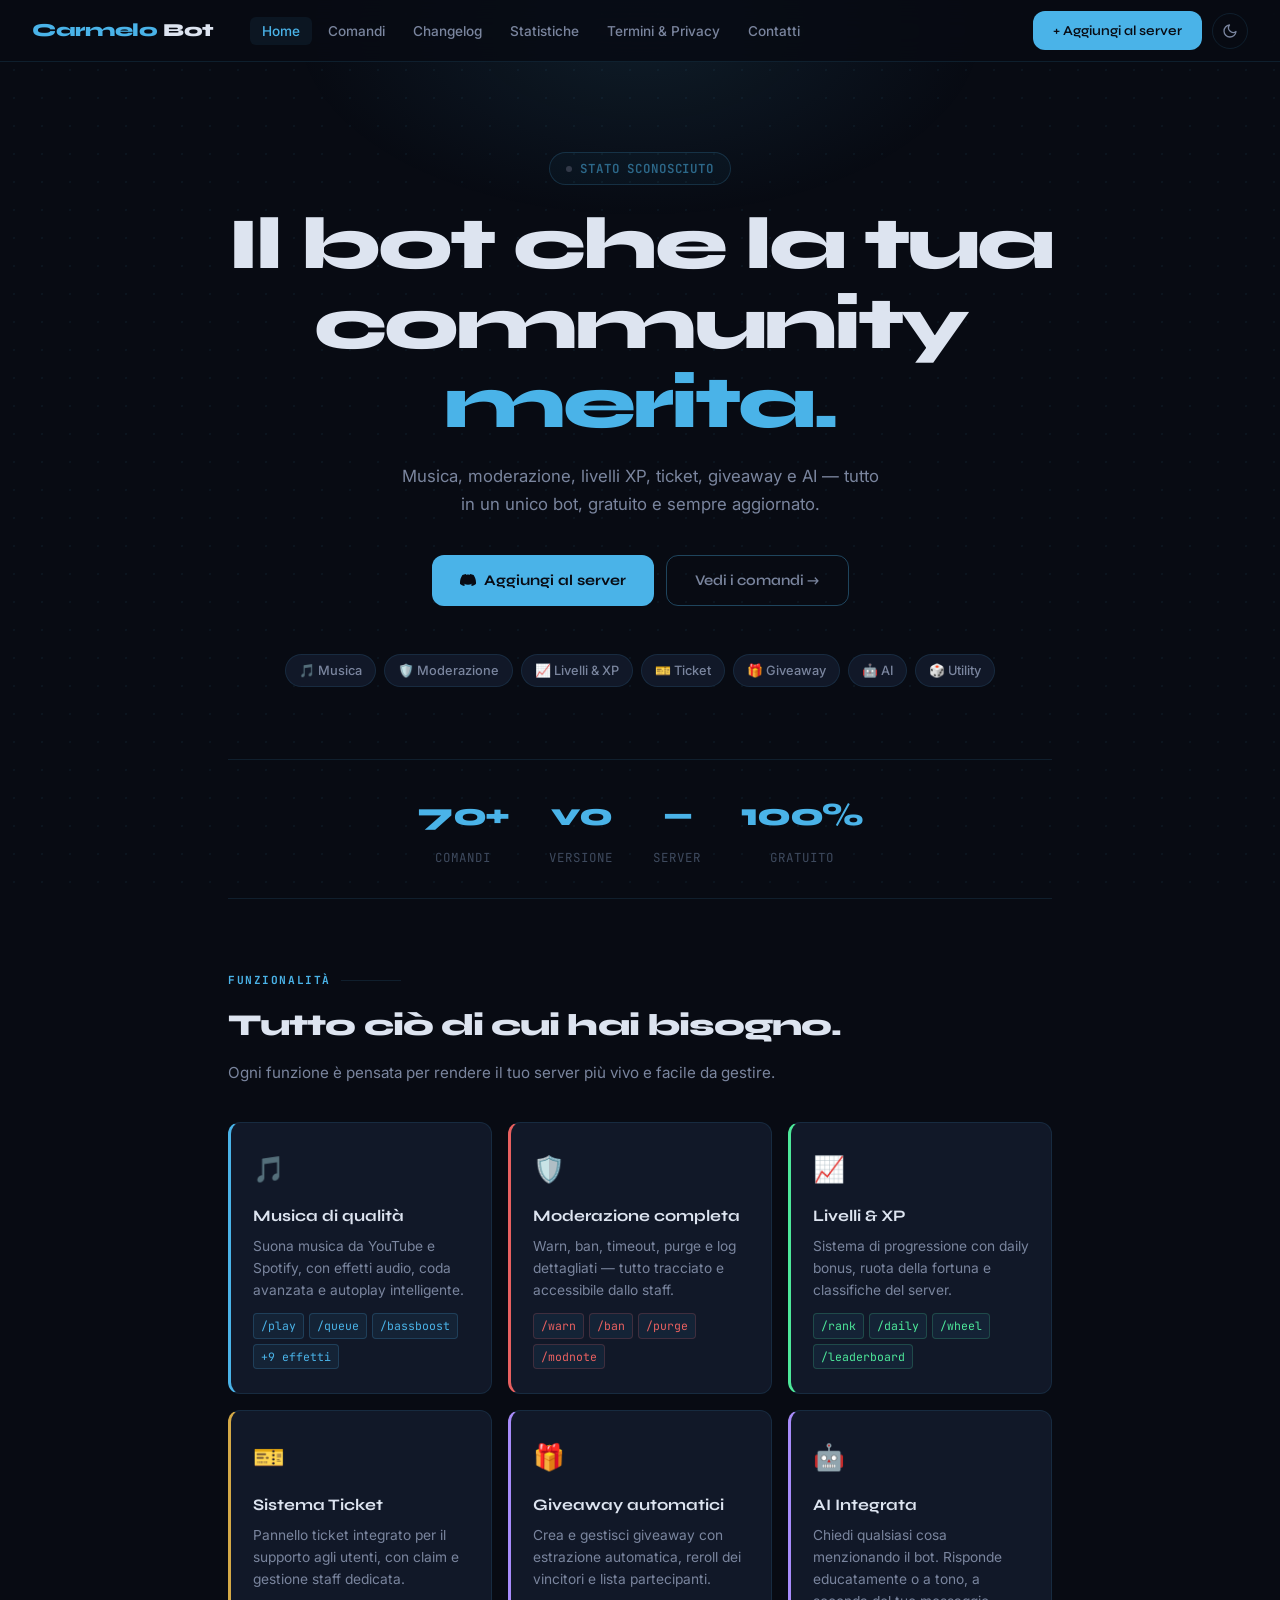
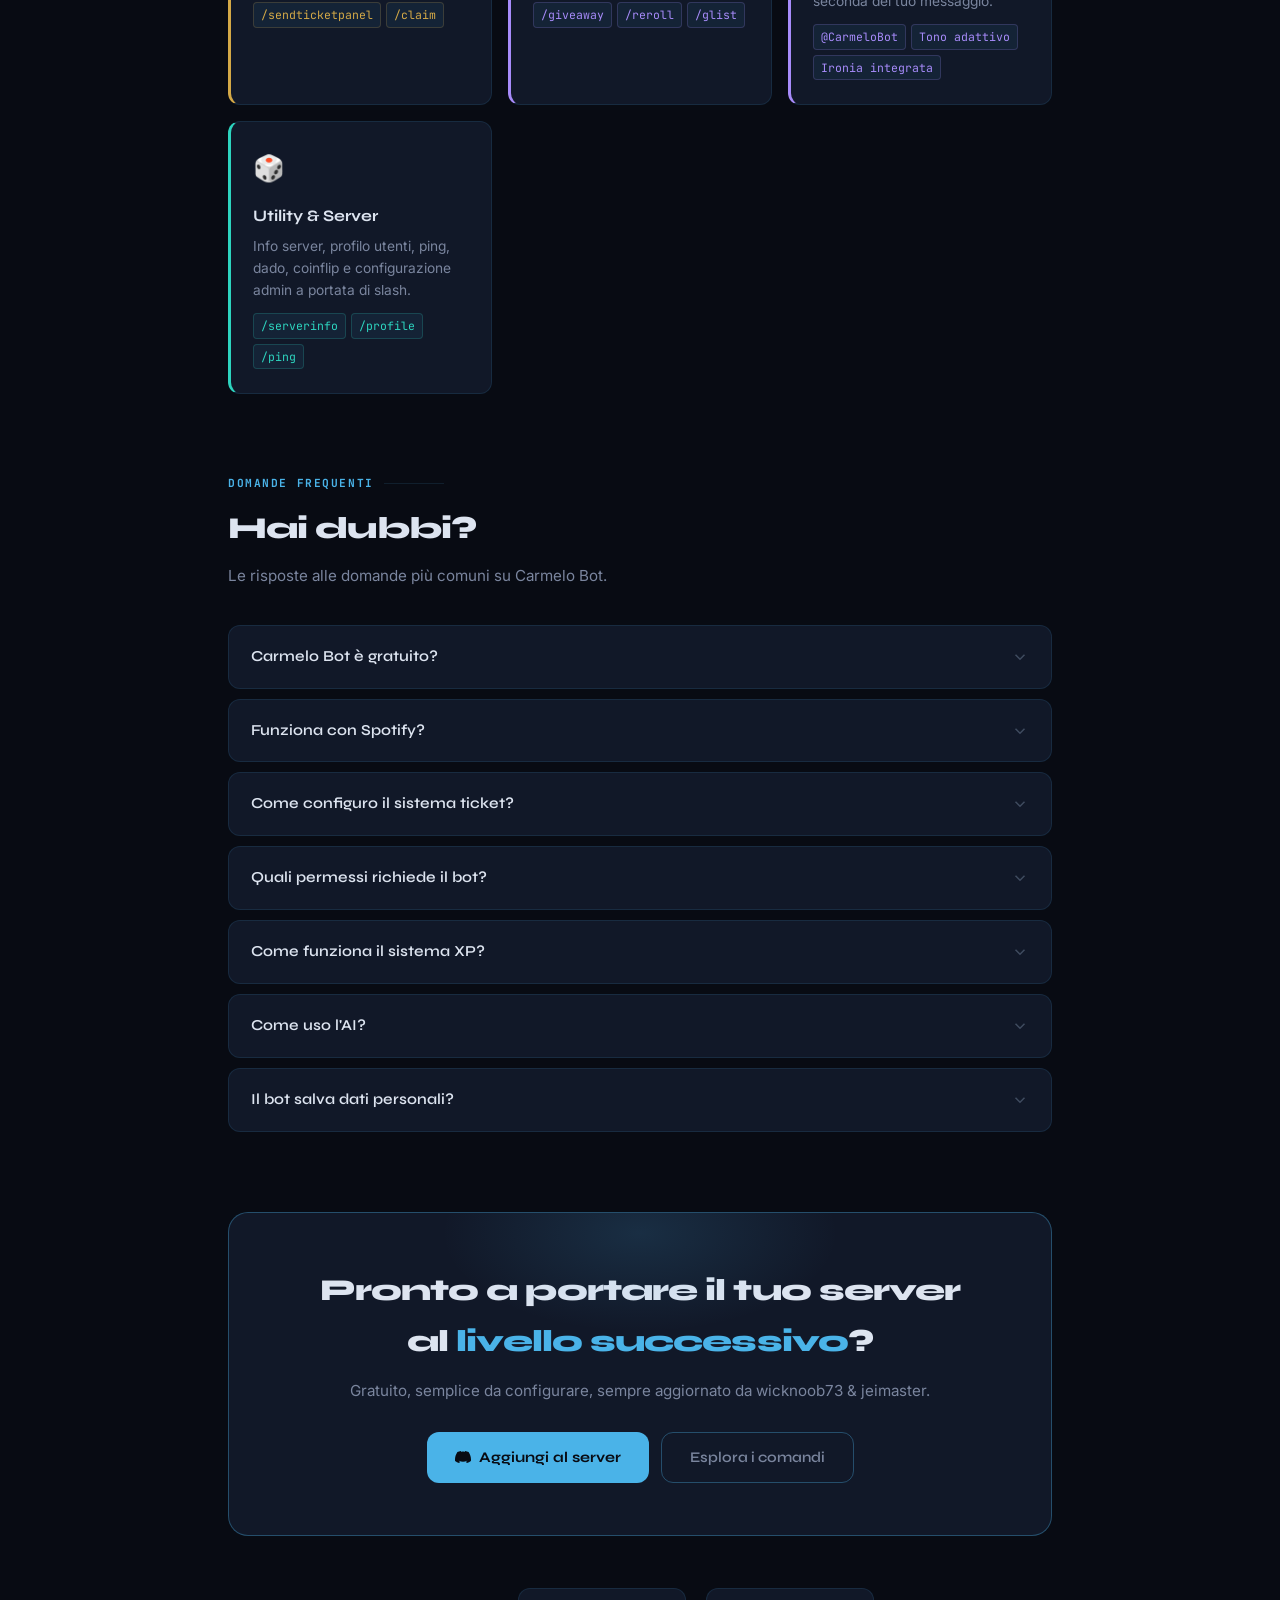
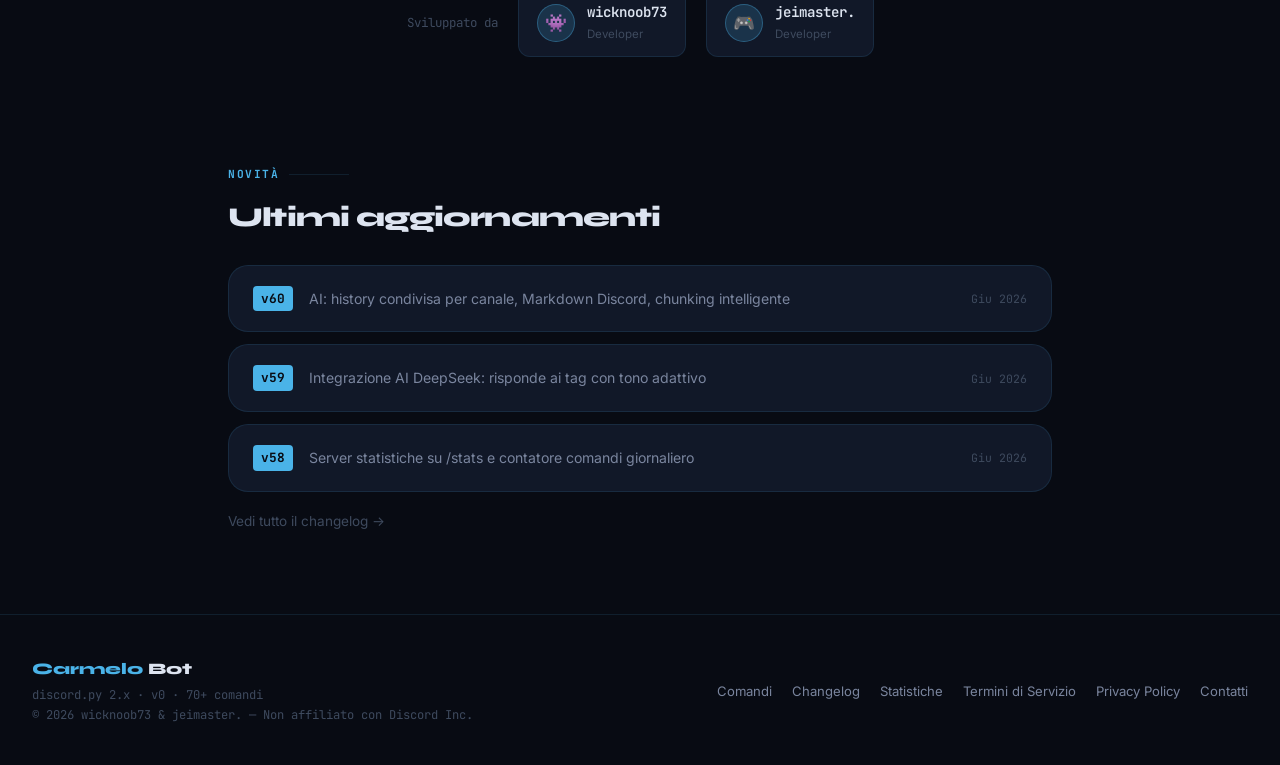
<file: index.html>
<!DOCTYPE html>
<html lang="it">
<head>
  <meta charset="UTF-8">
  <meta name="viewport" content="width=device-width, initial-scale=1.0">
  <title>Carmelo Bot — Il tuo bot Discord tutto-in-uno</title>
  <meta name="description" content="Musica, moderazione, livelli XP, ticket, giveaway e AI. Carmelo Bot è il bot Discord per la tua community.">

  <!-- Open Graph / Discord embed -->
  <meta property="og:type"        content="website">
  <meta property="og:title"       content="Carmelo Bot — Il tuo bot Discord tutto-in-uno">
  <meta property="og:description" content="Musica, moderazione, livelli XP, ticket, giveaway e AI. Gratuito e sempre aggiornato.">
  <meta property="og:image"       content="https://placehold.co/1200x630/0a0c14/4ab3e8?text=Carmelo+Bot">
  <meta name="theme-color"        content="#4ab3e8">
  <meta name="twitter:card"       content="summary_large_image">

  <!-- Favicon SVG inline -->
  <link rel="icon" type="image/svg+xml" href="data:image/svg+xml,<svg xmlns='http://www.w3.org/2000/svg' viewBox='0 0 32 32'><rect width='32' height='32' rx='8' fill='%230a0c14'/><text y='24' x='4' font-size='22'>🤖</text></svg>">

  <link rel="stylesheet" href="style.css">
  <style>
    .hero {
      text-align: center;
      padding: 90px 0 72px;
    }
    .hero h1 {
      font-family: var(--font-display);
      font-size: clamp(2.8rem, 7vw, 4.6rem);
      font-weight: 800;
      letter-spacing: -0.04em;
      line-height: 1.08;
      color: var(--text-primary);
      margin: 20px 0 18px;
    }
    .hero h1 .accent { color: var(--blue); }
    .hero-sub {
      font-size: 1.05rem;
      color: var(--text-secondary);
      max-width: 480px;
      margin: 0 auto 36px;
      line-height: 1.7;
    }
    .hero-cta {
      display: flex; justify-content: center;
      gap: 12px; flex-wrap: wrap;
      margin-bottom: 48px;
    }
    .btn-primary {
      display: inline-flex; align-items: center; gap: 8px;
      padding: 12px 28px;
      background: var(--blue);
      color: var(--bg-base);
      font-family: var(--font-display);
      font-weight: 700; font-size: 0.92rem;
      border-radius: var(--radius-md);
      text-decoration: none;
      transition: background var(--ease), transform var(--ease), box-shadow var(--ease);
    }
    .btn-primary:hover {
      background: #66c8f5; color: var(--bg-base);
      transform: translateY(-2px);
      box-shadow: 0 8px 28px rgba(74,179,232,0.3);
    }
    .btn-secondary {
      display: inline-flex; align-items: center; gap: 8px;
      padding: 12px 28px;
      background: transparent;
      color: var(--text-secondary);
      font-family: var(--font-display);
      font-weight: 600; font-size: 0.92rem;
      border: 1px solid var(--border-hover);
      border-radius: var(--radius-md);
      text-decoration: none;
      transition: all var(--ease);
    }
    .btn-secondary:hover {
      color: var(--text-primary);
      border-color: var(--blue);
      background: var(--blue-faint);
    }

    /* Stats row */
    .stats-row {
      display: flex; justify-content: center; gap: 40px;
      flex-wrap: wrap;
      padding: 28px 0;
      border-top: 1px solid var(--border);
      border-bottom: 1px solid var(--border);
      margin-bottom: 72px;
    }
    .stat-item { text-align: center; }
    .stat-num {
      font-family: var(--font-display);
      font-size: 2rem; font-weight: 800;
      color: var(--blue);
      letter-spacing: -0.04em;
      display: block;
    }
    .stat-lbl {
      font-size: 0.78rem;
      color: var(--text-muted);
      font-family: var(--font-mono);
      text-transform: uppercase;
      letter-spacing: 0.08em;
    }

    /* Section heading */
    .section-title {
      font-family: var(--font-display);
      font-size: 1.9rem; font-weight: 800;
      letter-spacing: -0.03em;
      margin-bottom: 8px;
    }
    .section-sub {
      color: var(--text-secondary);
      font-size: 0.95rem;
      margin-bottom: 36px;
    }

    /* Features grid */
    .features-grid {
      display: grid;
      grid-template-columns: repeat(auto-fill, minmax(260px, 1fr));
      gap: 16px;
      margin-bottom: 80px;
    }
    .feat-card {
      background: var(--bg-card);
      border: 1px solid var(--border);
      border-left: 3px solid var(--feat-color, var(--blue));
      border-radius: var(--radius-md);
      padding: 24px 22px;
      transition: border-color var(--ease), box-shadow var(--ease), transform var(--ease);
    }
    .feat-card:hover {
      border-color: var(--feat-color, var(--blue));
      box-shadow: 0 4px 24px rgba(0,0,0,0.4);
      transform: translateY(-2px);
    }
    .feat-icon { font-size: 1.6rem; margin-bottom: 12px; display: block; }
    .feat-title {
      font-family: var(--font-display);
      font-size: 1rem; font-weight: 700;
      color: var(--text-primary); margin-bottom: 6px;
    }
    .feat-desc { font-size: 0.86rem; color: var(--text-secondary); line-height: 1.6; margin: 0; }
    .feat-tags { display: flex; flex-wrap: wrap; gap: 5px; margin-top: 12px; }
    .feat-tag {
      font-size: 0.72rem; font-family: var(--font-mono);
      color: var(--feat-color, var(--blue));
      background: rgba(74,179,232,0.07);
      border: 1px solid rgba(74,179,232,0.15);
      border-radius: 4px; padding: 2px 7px;
    }

    /* FAQ */
    .faq-list { display: flex; flex-direction: column; gap: 10px; margin-bottom: 80px; }
    .faq-item {
      background: var(--bg-card);
      border: 1px solid var(--border);
      border-radius: var(--radius-md);
      overflow: hidden;
      transition: border-color var(--ease);
    }
    .faq-item:hover { border-color: var(--border-hover); }
    .faq-q {
      display: flex; align-items: center; justify-content: space-between;
      padding: 18px 22px;
      cursor: pointer;
      font-family: var(--font-display);
      font-weight: 600; font-size: 0.95rem;
      color: var(--text-primary);
      user-select: none;
      list-style: none;
      gap: 16px;
    }
    .faq-q::-webkit-details-marker { display: none; }
    .faq-chevron {
      flex-shrink: 0;
      width: 18px; height: 18px;
      color: var(--text-muted);
      transition: transform var(--ease);
    }
    details[open] .faq-chevron { transform: rotate(180deg); }
    details[open] .faq-q { color: var(--blue); }
    .faq-a {
      padding: 0 22px 18px;
      font-size: 0.9rem;
      color: var(--text-secondary);
      line-height: 1.7;
      border-top: 1px solid var(--border);
      padding-top: 14px;
    }

    /* CTA strip */
    .cta-strip {
      background: var(--bg-card);
      border: 1px solid var(--border-hover);
      border-radius: var(--radius-lg);
      padding: 52px 40px;
      text-align: center;
      position: relative; overflow: hidden;
      margin-bottom: 0;
    }
    .cta-strip::before {
      content: '';
      position: absolute;
      top: -80px; left: 50%; transform: translateX(-50%);
      width: 400px; height: 200px;
      background: radial-gradient(ellipse, rgba(74,179,232,0.14) 0%, transparent 70%);
      pointer-events: none;
    }
    .cta-strip h2 {
      font-family: var(--font-display);
      font-size: 1.9rem; font-weight: 800;
      letter-spacing: -0.03em; margin-bottom: 10px;
    }
    .cta-strip p { color: var(--text-secondary); font-size: 0.95rem; margin-bottom: 28px; }

    /* Devs */
    .devs {
      display: flex; justify-content: center; align-items: center;
      gap: 20px; flex-wrap: wrap;
      margin-top: 52px; margin-bottom: 8px;
    }
    .dev-card {
      display: flex; align-items: center; gap: 12px;
      background: var(--bg-card);
      border: 1px solid var(--border);
      border-radius: var(--radius-md);
      padding: 12px 18px;
      transition: border-color var(--ease);
    }
    .dev-card:hover { border-color: var(--border-hover); }
    .dev-avatar {
      width: 38px; height: 38px; border-radius: 50%;
      background: var(--blue-glow); border: 1px solid var(--border-hover);
      display: flex; align-items: center; justify-content: center;
      font-size: 1.1rem;
    }
    .dev-name { font-family: var(--font-mono); font-size: 0.88rem; font-weight: 600; color: var(--text-primary); }
    .dev-role { font-size: 0.72rem; color: var(--text-muted); }

    @media (max-width: 640px) {
      .hero { padding: 60px 0 50px; }
      .stats-row { gap: 24px; }
      .cta-strip { padding: 36px 24px; }
    }
  </style>
</head>
<body>
	
<script src="version.js" defer></script>	

<!-- ── Navbar ─────────────────────────────────────────── -->
<nav class="navbar">
  <a href="index.html" class="navbar-logo"><span>Carmelo</span> Bot</a>
  <ul class="navbar-links">
    <li><a href="index.html" class="active">Home</a></li>
    <li><a href="commands.html">Comandi</a></li>
    <li><a href="changelog.html">Changelog</a></li>
    <li><a href="stats.html">Statistiche</a></li>
    <li><a href="legal.html">Termini & Privacy</a></li>
    <li><a href="legal.html#contatti">Contatti</a></li>
  </ul>
  <a href="#" class="navbar-cta">+ Aggiungi al server</a>
  <button class="theme-toggle" id="themeToggle" aria-label="Cambia tema">
    <svg class="icon-moon" viewBox="0 0 24 24" fill="none" stroke="currentColor" stroke-width="2" stroke-linecap="round" stroke-linejoin="round"><path d="M21 12.79A9 9 0 1 1 11.21 3 7 7 0 0 0 21 12.79z"/></svg>
    <svg class="icon-sun"  viewBox="0 0 24 24" fill="none" stroke="currentColor" stroke-width="2" stroke-linecap="round" stroke-linejoin="round"><circle cx="12" cy="12" r="5"/><line x1="12" y1="1" x2="12" y2="3"/><line x1="12" y1="21" x2="12" y2="23"/><line x1="4.22" y1="4.22" x2="5.64" y2="5.64"/><line x1="18.36" y1="18.36" x2="19.78" y2="19.78"/><line x1="1" y1="12" x2="3" y2="12"/><line x1="21" y1="12" x2="23" y2="12"/><line x1="4.22" y1="19.78" x2="5.64" y2="18.36"/><line x1="18.36" y1="5.64" x2="19.78" y2="4.22"/></svg>
  </button>
  <button class="hamburger" id="hamburgerBtn" aria-label="Menu"><span></span><span></span><span></span></button>
</nav>

<div class="mobile-menu" id="mobileMenu">
  <a href="index.html" class="active">Home</a>
  <a href="commands.html">Comandi</a>
  <a href="changelog.html">Changelog</a>
  <a href="stats.html">Statistiche</a>
  <a href="legal.html">Termini & Privacy</a>
  <a href="legal.html#contatti">Contatti</a>
  <a href="#" class="mobile-cta">+ Aggiungi al server</a>
</div>

<!-- ── Hero ──────────────────────────────────────────── -->
<div class="container">
  <header class="hero">
    <div id="status-badge" class="status-badge">
      <span class="status-dot" id="status-dot"></span>
      <span id="status-text">Verifica stato…</span>
    </div>

    <h1>Il bot che la tua<br>community <span class="accent">merita.</span></h1>

    <p class="hero-sub">
      Musica, moderazione, livelli XP, ticket, giveaway e AI —
      tutto in un unico bot, gratuito e sempre aggiornato.
    </p>

    <div class="hero-cta">
      <a href="#" class="btn-primary">
        <svg width="16" height="16" viewBox="0 0 24 24" fill="currentColor"><path d="M20.317 4.37a19.791 19.791 0 0 0-4.885-1.515.074.074 0 0 0-.079.037c-.21.375-.444.864-.608 1.25a18.27 18.27 0 0 0-5.487 0 12.64 12.64 0 0 0-.617-1.25.077.077 0 0 0-.079-.037A19.736 19.736 0 0 0 3.677 4.37a.07.07 0 0 0-.032.027C.533 9.046-.32 13.58.099 18.057c.002.022.015.04.036.054a19.9 19.9 0 0 0 5.993 3.03.078.078 0 0 0 .085-.026c.462-.63.874-1.295 1.226-1.994a.076.076 0 0 0-.041-.106 13.107 13.107 0 0 1-1.872-.892.077.077 0 0 1-.008-.128 10.2 10.2 0 0 0 .372-.292.074.074 0 0 1 .077-.01c3.928 1.793 8.18 1.793 12.062 0a.074.074 0 0 1 .078.01c.12.098.246.198.373.292a.077.077 0 0 1-.006.127 12.299 12.299 0 0 1-1.873.892.077.077 0 0 0-.041.107c.36.698.772 1.362 1.225 1.993a.076.076 0 0 0 .084.028 19.839 19.839 0 0 0 6.002-3.03.077.077 0 0 0 .032-.054c.5-5.177-.838-9.674-3.549-13.66a.061.061 0 0 0-.031-.03z"/></svg>
        Aggiungi al server
      </a>
      <a href="commands.html" class="btn-secondary">Vedi i comandi →</a>
    </div>

    <div class="chips">
      <span class="chip">🎵 Musica</span>
      <span class="chip">🛡️ Moderazione</span>
      <span class="chip">📈 Livelli & XP</span>
      <span class="chip">🎫 Ticket</span>
      <span class="chip">🎁 Giveaway</span>
      <span class="chip">🤖 AI</span>
      <span class="chip">🎲 Utility</span>
    </div>
  </header>

  <!-- Stats -->
  <div class="stats-row">
    <div class="stat-item">
      <span class="stat-num">70+</span>
      <span class="stat-lbl">Comandi</span>
    </div>
    <div class="stat-item">
      <span class="stat-num"><span class="bot-version">v0</span></span>
      <span class="stat-lbl">Versione</span>
    </div>
    <div class="stat-item">
      <span class="stat-num" id="statServers">—</span>
      <span class="stat-lbl">Server</span>
    </div>
    <div class="stat-item">
      <span class="stat-num">100%</span>
      <span class="stat-lbl">Gratuito</span>
    </div>
  </div>

  <!-- Features -->
  <div class="section-label">Funzionalità</div>
  <h2 class="section-title">Tutto ciò di cui hai bisogno.</h2>
  <p class="section-sub">Ogni funzione è pensata per rendere il tuo server più vivo e facile da gestire.</p>

  <div class="features-grid">
    <div class="feat-card" style="--feat-color:#4ab3e8;">
      <span class="feat-icon">🎵</span>
      <div class="feat-title">Musica di qualità</div>
      <p class="feat-desc">Suona musica da YouTube e Spotify, con effetti audio, coda avanzata e autoplay intelligente.</p>
      <div class="feat-tags">
        <span class="feat-tag" style="color:#4ab3e8;border-color:rgba(74,179,232,0.2);">/play</span>
        <span class="feat-tag" style="color:#4ab3e8;border-color:rgba(74,179,232,0.2);">/queue</span>
        <span class="feat-tag" style="color:#4ab3e8;border-color:rgba(74,179,232,0.2);">/bassboost</span>
        <span class="feat-tag" style="color:#4ab3e8;border-color:rgba(74,179,232,0.2);">+9 effetti</span>
      </div>
    </div>
    <div class="feat-card" style="--feat-color:#e86060;">
      <span class="feat-icon">🛡️</span>
      <div class="feat-title">Moderazione completa</div>
      <p class="feat-desc">Warn, ban, timeout, purge e log dettagliati — tutto tracciato e accessibile dallo staff.</p>
      <div class="feat-tags">
        <span class="feat-tag" style="color:#e86060;border-color:rgba(232,96,96,0.2);">/warn</span>
        <span class="feat-tag" style="color:#e86060;border-color:rgba(232,96,96,0.2);">/ban</span>
        <span class="feat-tag" style="color:#e86060;border-color:rgba(232,96,96,0.2);">/purge</span>
        <span class="feat-tag" style="color:#e86060;border-color:rgba(232,96,96,0.2);">/modnote</span>
      </div>
    </div>
    <div class="feat-card" style="--feat-color:#4de89a;">
      <span class="feat-icon">📈</span>
      <div class="feat-title">Livelli & XP</div>
      <p class="feat-desc">Sistema di progressione con daily bonus, ruota della fortuna e classifiche del server.</p>
      <div class="feat-tags">
        <span class="feat-tag" style="color:#4de89a;border-color:rgba(77,232,154,0.2);">/rank</span>
        <span class="feat-tag" style="color:#4de89a;border-color:rgba(77,232,154,0.2);">/daily</span>
        <span class="feat-tag" style="color:#4de89a;border-color:rgba(77,232,154,0.2);">/wheel</span>
        <span class="feat-tag" style="color:#4de89a;border-color:rgba(77,232,154,0.2);">/leaderboard</span>
      </div>
    </div>
    <div class="feat-card" style="--feat-color:#d4a947;">
      <span class="feat-icon">🎫</span>
      <div class="feat-title">Sistema Ticket</div>
      <p class="feat-desc">Pannello ticket integrato per il supporto agli utenti, con claim e gestione staff dedicata.</p>
      <div class="feat-tags">
        <span class="feat-tag" style="color:#d4a947;border-color:rgba(212,169,71,0.2);">/sendticketpanel</span>
        <span class="feat-tag" style="color:#d4a947;border-color:rgba(212,169,71,0.2);">/claim</span>
      </div>
    </div>
    <div class="feat-card" style="--feat-color:#a78bfa;">
      <span class="feat-icon">🎁</span>
      <div class="feat-title">Giveaway automatici</div>
      <p class="feat-desc">Crea e gestisci giveaway con estrazione automatica, reroll dei vincitori e lista partecipanti.</p>
      <div class="feat-tags">
        <span class="feat-tag" style="color:#a78bfa;border-color:rgba(167,139,250,0.2);">/giveaway</span>
        <span class="feat-tag" style="color:#a78bfa;border-color:rgba(167,139,250,0.2);">/reroll</span>
        <span class="feat-tag" style="color:#a78bfa;border-color:rgba(167,139,250,0.2);">/glist</span>
      </div>
    </div>
    <div class="feat-card" style="--feat-color:#a78bfa;">
      <span class="feat-icon">🤖</span>
      <div class="feat-title">AI Integrata</div>
      <p class="feat-desc">Chiedi qualsiasi cosa menzionando il bot. Risponde educatamente o a tono, a seconda del tuo messaggio.</p>
      <div class="feat-tags">
        <span class="feat-tag" style="color:#a78bfa;border-color:rgba(167,139,250,0.2);">@CarmeloBot</span>
        <span class="feat-tag" style="color:#a78bfa;border-color:rgba(167,139,250,0.2);">Tono adattivo</span>
        <span class="feat-tag" style="color:#a78bfa;border-color:rgba(167,139,250,0.2);">Ironia integrata</span>
      </div>
    </div>
    <div class="feat-card" style="--feat-color:#2dd4bf;">
      <span class="feat-icon">🎲</span>
      <div class="feat-title">Utility & Server</div>
      <p class="feat-desc">Info server, profilo utenti, ping, dado, coinflip e configurazione admin a portata di slash.</p>
      <div class="feat-tags">
        <span class="feat-tag" style="color:#2dd4bf;border-color:rgba(45,212,191,0.2);">/serverinfo</span>
        <span class="feat-tag" style="color:#2dd4bf;border-color:rgba(45,212,191,0.2);">/profile</span>
        <span class="feat-tag" style="color:#2dd4bf;border-color:rgba(45,212,191,0.2);">/ping</span>
      </div>
    </div>
  </div>

  <!-- FAQ -->
  <div class="section-label">Domande frequenti</div>
  <h2 class="section-title">Hai dubbi?</h2>
  <p class="section-sub">Le risposte alle domande più comuni su Carmelo Bot.</p>

  <div class="faq-list">
    <details class="faq-item">
      <summary class="faq-q">
        Carmelo Bot è gratuito?
        <svg class="faq-chevron" viewBox="0 0 24 24" fill="none" stroke="currentColor" stroke-width="2"><polyline points="6 9 12 15 18 9"/></svg>
      </summary>
      <div class="faq-a">Sì, completamente gratuito. Non ci sono piani premium, abbonamenti o funzioni a pagamento. Tutte le funzionalità sono accessibili senza costi.</div>
    </details>
    <details class="faq-item">
      <summary class="faq-q">
        Funziona con Spotify?
        <svg class="faq-chevron" viewBox="0 0 24 24" fill="none" stroke="currentColor" stroke-width="2"><polyline points="6 9 12 15 18 9"/></svg>
      </summary>
      <div class="faq-a">Sì, ma solo brani singoli. Puoi usare <code>/play</code> con il link diretto a un brano Spotify e il bot lo riproduce tramite YouTube. Playlist e album Spotify non sono supportati.</div>
    </details>
    <details class="faq-item">
      <summary class="faq-q">
        Come configuro il sistema ticket?
        <svg class="faq-chevron" viewBox="0 0 24 24" fill="none" stroke="currentColor" stroke-width="2"><polyline points="6 9 12 15 18 9"/></svg>
      </summary>
      <div class="faq-a">Usa il comando <code>/sendticketpanel</code> nel canale in cui vuoi far apparire il pannello. Gli utenti potranno aprire ticket cliccando il pulsante, e i moderatori potranno prenderli in carico con <code>/claim</code>.</div>
    </details>
    <details class="faq-item">
      <summary class="faq-q">
        Quali permessi richiede il bot?
        <svg class="faq-chevron" viewBox="0 0 24 24" fill="none" stroke="currentColor" stroke-width="2"><polyline points="6 9 12 15 18 9"/></svg>
      </summary>
      <div class="faq-a">Il bot richiede i permessi standard per leggere e inviare messaggi, gestire canali (per i ticket), entrare e parlare nei canali vocali (per la musica), e gestire i ruoli per alcune funzioni di moderazione.</div>
    </details>
    <details class="faq-item">
      <summary class="faq-q">
        Come funziona il sistema XP?
        <svg class="faq-chevron" viewBox="0 0 24 24" fill="none" stroke="currentColor" stroke-width="2"><polyline points="6 9 12 15 18 9"/></svg>
      </summary>
      <div class="faq-a">Gli utenti guadagnano XP mandando messaggi e stando nei canali vocali. Ogni giorno puoi riscattare XP extra con <code>/daily</code> e tentare la fortuna con <code>/wheel</code> ogni 12 ore. Visualizza i tuoi progressi con <code>/rank</code>.</div>
    </details>
    <details class="faq-item">
      <summary class="faq-q">
        Come uso l'AI?
        <svg class="faq-chevron" viewBox="0 0 24 24" fill="none" stroke="currentColor" stroke-width="2"><polyline points="6 9 12 15 18 9"/></svg>
      </summary>
      <div class="faq-a">Basta menzionare <strong>@Carmelo Bot</strong> in un messaggio seguito dalla tua domanda. L'AI risponderà nel canale. Se fai domande serie riceverai risposte educate; se usi parolacce, il bot risponderà a tono con ironia!</div>
    </details>
    <details class="faq-item">
      <summary class="faq-q">
        Il bot salva dati personali?
        <svg class="faq-chevron" viewBox="0 0 24 24" fill="none" stroke="currentColor" stroke-width="2"><polyline points="6 9 12 15 18 9"/></svg>
      </summary>
      <div class="faq-a">Il bot salva solo ID Discord (utente, server, canali) e dati di gioco (XP, livello, statistiche). Nessun dato personale sensibile. Puoi richiedere la cancellazione dei tuoi dati in qualsiasi momento — leggi la <a href="legal.html#privacy">Privacy Policy</a> per i dettagli.</div>
    </details>
  </div>

  <!-- CTA strip -->
  <div class="cta-strip">
    <h2>Pronto a portare il tuo server<br>al <span style="color:var(--blue);">livello successivo</span>?</h2>
    <p>Gratuito, semplice da configurare, sempre aggiornato da wicknoob73 & jeimaster.</p>
    <div style="display:flex;gap:12px;justify-content:center;flex-wrap:wrap;">
      <a href="#" class="btn-primary">
        <svg width="16" height="16" viewBox="0 0 24 24" fill="currentColor"><path d="M20.317 4.37a19.791 19.791 0 0 0-4.885-1.515.074.074 0 0 0-.079.037c-.21.375-.444.864-.608 1.25a18.27 18.27 0 0 0-5.487 0 12.64 12.64 0 0 0-.617-1.25.077.077 0 0 0-.079-.037A19.736 19.736 0 0 0 3.677 4.37a.07.07 0 0 0-.032.027C.533 9.046-.32 13.58.099 18.057c.002.022.015.04.036.054a19.9 19.9 0 0 0 5.993 3.03.078.078 0 0 0 .085-.026c.462-.63.874-1.295 1.226-1.994a.076.076 0 0 0-.041-.106 13.107 13.107 0 0 1-1.872-.892.077.077 0 0 1-.008-.128 10.2 10.2 0 0 0 .372-.292.074.074 0 0 1 .077-.01c3.928 1.793 8.18 1.793 12.062 0a.074.074 0 0 1 .078.01c.12.098.246.198.373.292a.077.077 0 0 1-.006.127 12.299 12.299 0 0 1-1.873.892.077.077 0 0 0-.041.107c.36.698.772 1.362 1.225 1.993a.076.076 0 0 0 .084.028 19.839 19.839 0 0 0 6.002-3.03.077.077 0 0 0 .032-.054c.5-5.177-.838-9.674-3.549-13.66a.061.061 0 0 0-.031-.03z"/></svg>
        Aggiungi al server
      </a>
      <a href="commands.html" class="btn-secondary">Esplora i comandi</a>
    </div>
  </div>

  <!-- Devs -->
  <div class="devs">
    <span style="font-size:0.78rem;color:var(--text-muted);font-family:var(--font-mono);">Sviluppato da</span>
    <div class="dev-card">
      <div class="dev-avatar">👾</div>
      <div><div class="dev-name">wicknoob73</div><div class="dev-role">Developer</div></div>
    </div>
    <div class="dev-card">
      <div class="dev-avatar">🎮</div>
      <div><div class="dev-name">jeimaster.</div><div class="dev-role">Developer</div></div>
    </div>
  </div>

</div>

<!-- ── Ultimi aggiornamenti ── -->
<section style="position:relative;z-index:1;max-width:880px;margin:0 auto;padding:0 28px 80px;">
  <div class="section-label">Novità</div>
  <h2 style="font-family:var(--font-display);font-size:1.7rem;font-weight:800;letter-spacing:-0.03em;margin-bottom:24px;">
    Ultimi aggiornamenti
  </h2>
  <div style="display:flex;flex-direction:column;gap:12px;">

    <a href="changelog.html#vv60" style="text-decoration:none;">
      <div style="background:var(--bg-card);border:1px solid var(--border);border-radius:var(--radius-lg);padding:20px 24px;display:flex;align-items:center;gap:16px;transition:border-color .2s,box-shadow .2s;" onmouseover="this.style.borderColor='rgba(74,179,232,0.35)';this.style.boxShadow='0 4px 20px rgba(0,0,0,0.3)'" onmouseout="this.style.borderColor='rgba(74,179,232,0.12)';this.style.boxShadow='none'">
        <span style="font-family:var(--font-mono);font-size:0.8rem;font-weight:700;color:var(--bg-base);background:var(--blue);border-radius:4px;padding:2px 8px;flex-shrink:0;">v60</span>
        <span style="color:var(--text-secondary);font-size:0.88rem;flex:1;">AI: history condivisa per canale, Markdown Discord, chunking intelligente</span>
        <span style="font-family:var(--font-mono);font-size:0.72rem;color:var(--text-muted);flex-shrink:0;">Giu 2026</span>
      </div>
    </a>

    <a href="changelog.html#vv59" style="text-decoration:none;">
      <div style="background:var(--bg-card);border:1px solid var(--border);border-radius:var(--radius-lg);padding:20px 24px;display:flex;align-items:center;gap:16px;transition:border-color .2s,box-shadow .2s;" onmouseover="this.style.borderColor='rgba(74,179,232,0.35)';this.style.boxShadow='0 4px 20px rgba(0,0,0,0.3)'" onmouseout="this.style.borderColor='rgba(74,179,232,0.12)';this.style.boxShadow='none'">
        <span style="font-family:var(--font-mono);font-size:0.8rem;font-weight:700;color:var(--bg-base);background:var(--blue);border-radius:4px;padding:2px 8px;flex-shrink:0;">v59</span>
        <span style="color:var(--text-secondary);font-size:0.88rem;flex:1;">Integrazione AI DeepSeek: risponde ai tag con tono adattivo</span>
        <span style="font-family:var(--font-mono);font-size:0.72rem;color:var(--text-muted);flex-shrink:0;">Giu 2026</span>
      </div>
    </a>

    <a href="changelog.html#vv58" style="text-decoration:none;">
      <div style="background:var(--bg-card);border:1px solid var(--border);border-radius:var(--radius-lg);padding:20px 24px;display:flex;align-items:center;gap:16px;transition:border-color .2s,box-shadow .2s;" onmouseover="this.style.borderColor='rgba(74,179,232,0.35)';this.style.boxShadow='0 4px 20px rgba(0,0,0,0.3)'" onmouseout="this.style.borderColor='rgba(74,179,232,0.12)';this.style.boxShadow='none'">
        <span style="font-family:var(--font-mono);font-size:0.8rem;font-weight:700;color:var(--bg-base);background:var(--blue);border-radius:4px;padding:2px 8px;flex-shrink:0;">v58</span>
        <span style="color:var(--text-secondary);font-size:0.88rem;flex:1;">Server statistiche su /stats e contatore comandi giornaliero</span>
        <span style="font-family:var(--font-mono);font-size:0.72rem;color:var(--text-muted);flex-shrink:0;">Giu 2026</span>
      </div>
    </a>

  </div>
  <a href="changelog.html" style="display:inline-flex;align-items:center;gap:6px;margin-top:18px;font-size:0.85rem;color:var(--text-muted);transition:color .2s;" onmouseover="this.style.color='var(--blue)'" onmouseout="this.style.color='var(--text-muted)'">
    Vedi tutto il changelog →
  </a>
</section>

<footer>
  <div class="footer-left">
    <div class="footer-brand"><span>Carmelo</span> Bot</div>
    <div class="footer-meta">discord.py 2.x · <span class="bot-version">v0</span> · 70+ comandi</div>
    <div class="footer-copy">© 2026 wicknoob73 & jeimaster. — Non affiliato con Discord Inc.</div>
  </div>
  <ul class="footer-links">
    <li><a href="commands.html">Comandi</a></li>
    <li><a href="changelog.html">Changelog</a></li>
    <li><a href="stats.html">Statistiche</a></li>
    <li><a href="legal.html">Termini di Servizio</a></li>
    <li><a href="legal.html#privacy">Privacy Policy</a></li>
    <li><a href="legal.html#contatti">Contatti</a></li>
  </ul>
</footer>

<script>
const GUILD_ID = "1079422976249843762";
const BOT_NAME = "Carmelo Bot";

async function checkStatus() {
  const dot   = document.getElementById('status-dot');
  const text  = document.getElementById('status-text');
  const badge = document.getElementById('status-badge');
  try {
    const res = await fetch(`https://discord.com/api/guilds/${GUILD_ID}/widget.json`);
    if (!res.ok) throw new Error();
    const data = await res.json();
    const bot = (data.members || []).find(m => m.username === BOT_NAME);
    if (bot) {
      dot.style.background = 'var(--teal)';
      dot.style.boxShadow = '0 0 6px var(--teal)';
      text.textContent = 'Bot online';
    } else {
      dot.style.background = '#555e72';
      dot.style.boxShadow = 'none';
      text.textContent = 'Bot offline';
      badge.style.opacity = '0.65';
    }
  } catch {
    dot.style.background = '#555e72';
    dot.style.boxShadow = 'none';
    text.textContent = 'Stato sconosciuto';
    badge.style.opacity = '0.55';
  }
}

checkStatus();
setInterval(checkStatus, 60000);
</script>


<button class="back-to-top" id="backToTop" aria-label="Torna su">
  <svg viewBox="0 0 24 24" fill="none" stroke-width="2.5" stroke-linecap="round" stroke-linejoin="round">
    <polyline points="18 15 12 9 6 15"/>
  </svg>
</button>

<script>
// ── Aggiorna contatore server dalla API ──
async function updateServerCount() {
  try {
    const res = await fetch('https://florists-smaller-toll-platform.trycloudflare.com/stats');
    if (!res.ok) throw new Error();
    const data = await res.json();
    document.getElementById('statServers').textContent = data.servers || '—';
  } catch {
    document.getElementById('statServers').textContent = '—';
  }
}
updateServerCount();

// Hamburger
const ham = document.getElementById('hamburgerBtn');
const mob = document.getElementById('mobileMenu');
if (ham && mob) {
  ham.addEventListener('click', () => {
    ham.classList.toggle('open');
    mob.classList.toggle('open');
  });
  document.addEventListener('click', e => {
    if (!ham.contains(e.target) && !mob.contains(e.target)) {
      ham.classList.remove('open');
      mob.classList.remove('open');
    }
  });
}
// Back to top
const btt = document.getElementById('backToTop');
if (btt) {
  window.addEventListener('scroll', () => {
    btt.classList.toggle('visible', window.scrollY > 300);
  }, { passive: true });
  btt.addEventListener('click', () => window.scrollTo({ top: 0, behavior: 'smooth' }));
}
</script>

<script>
// ── Theme toggle ──────────────────────────────────────────
(function() {
  const saved = localStorage.getItem('theme');
  if (saved === 'light') document.documentElement.classList.add('light');
})();
document.addEventListener('DOMContentLoaded', () => {
  const btn = document.getElementById('themeToggle');
  if (!btn) return;
  btn.addEventListener('click', () => {
    const isLight = document.documentElement.classList.toggle('light');
    localStorage.setItem('theme', isLight ? 'light' : 'dark');
  });
});
</script>
</body>
</html>
</file>
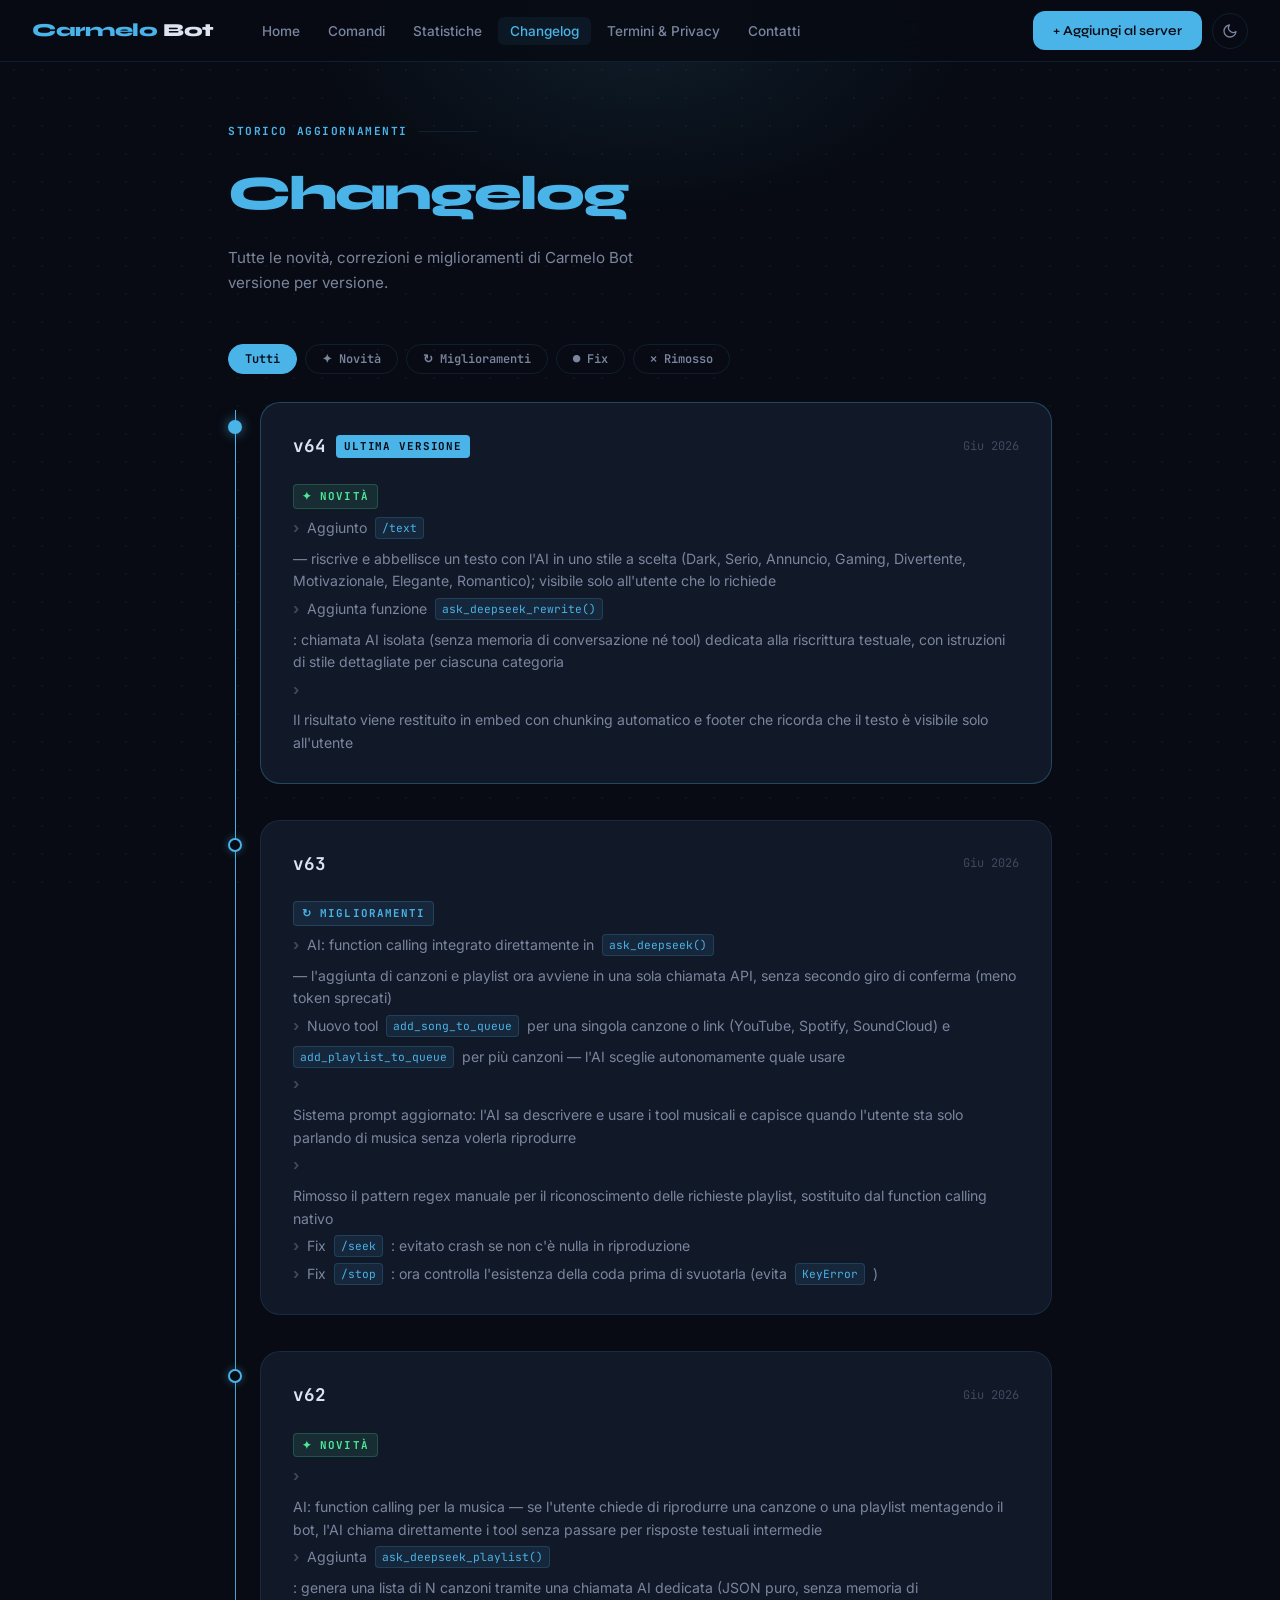
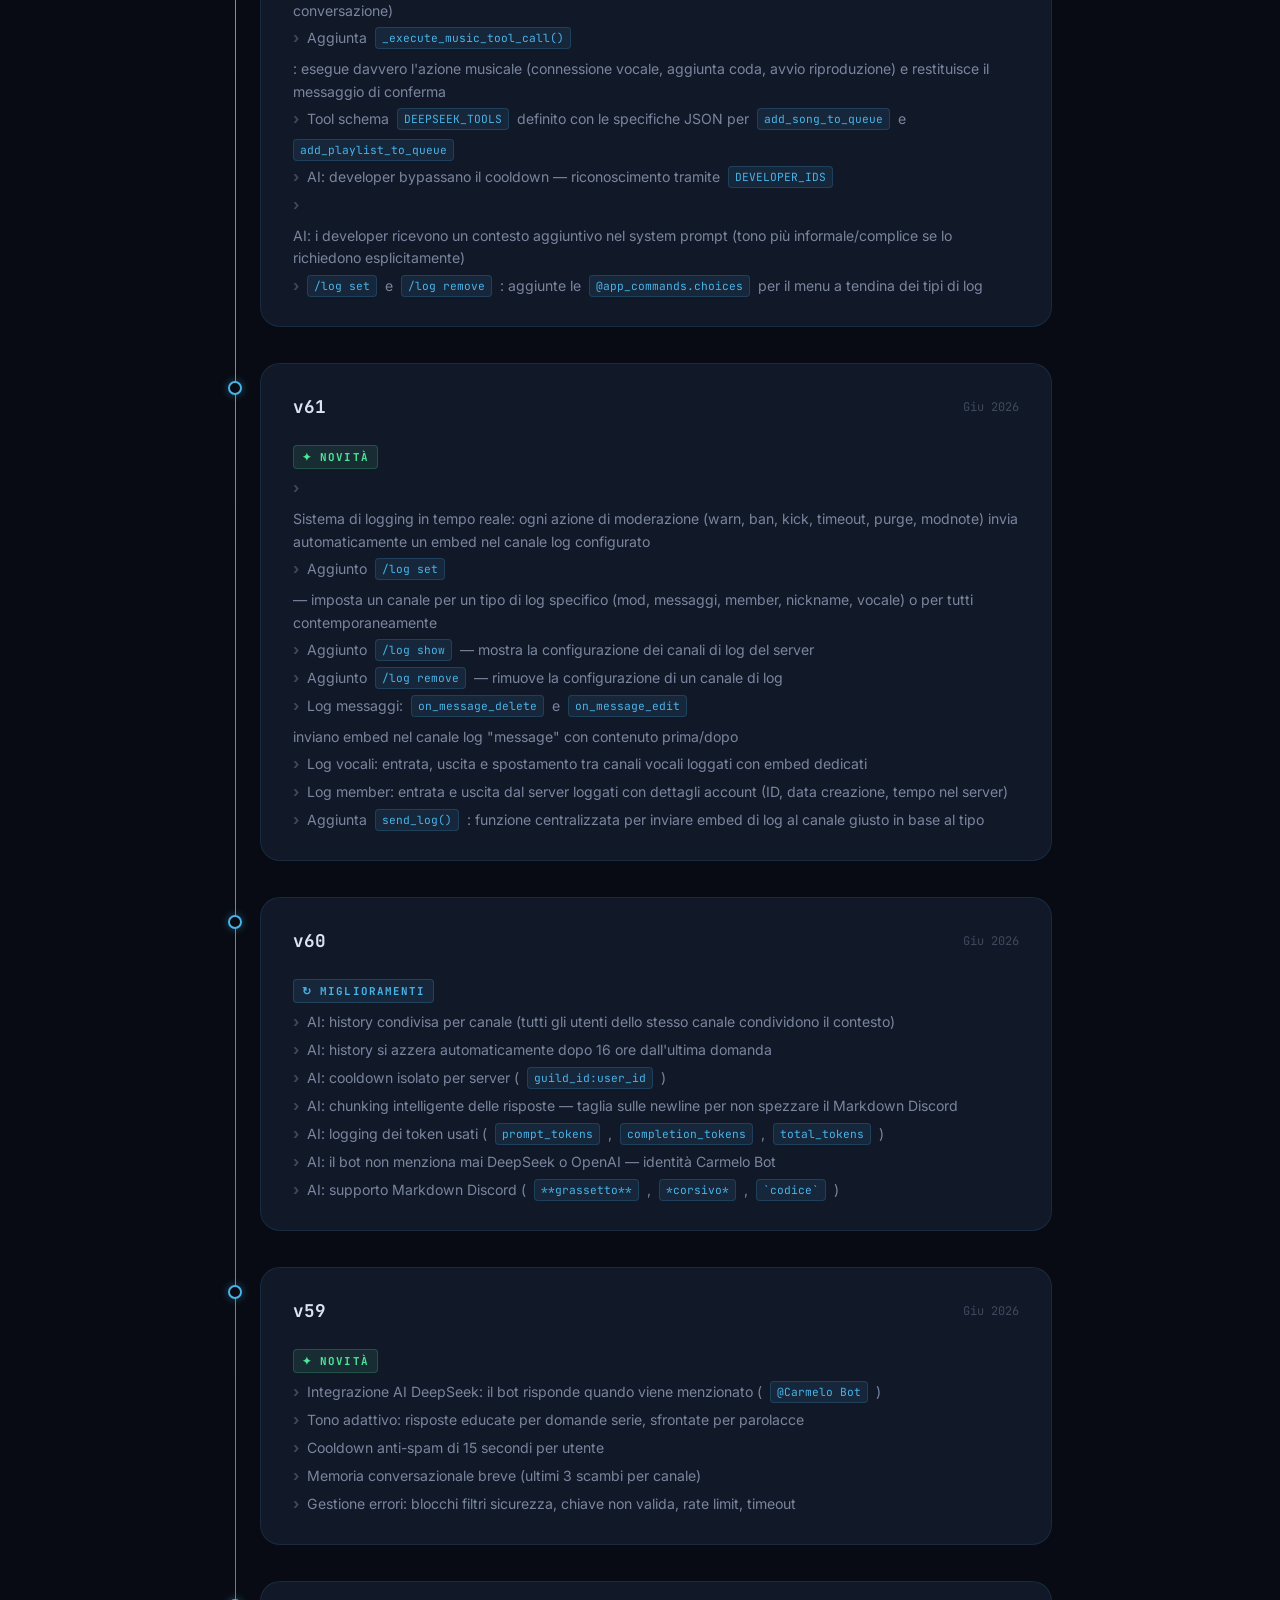
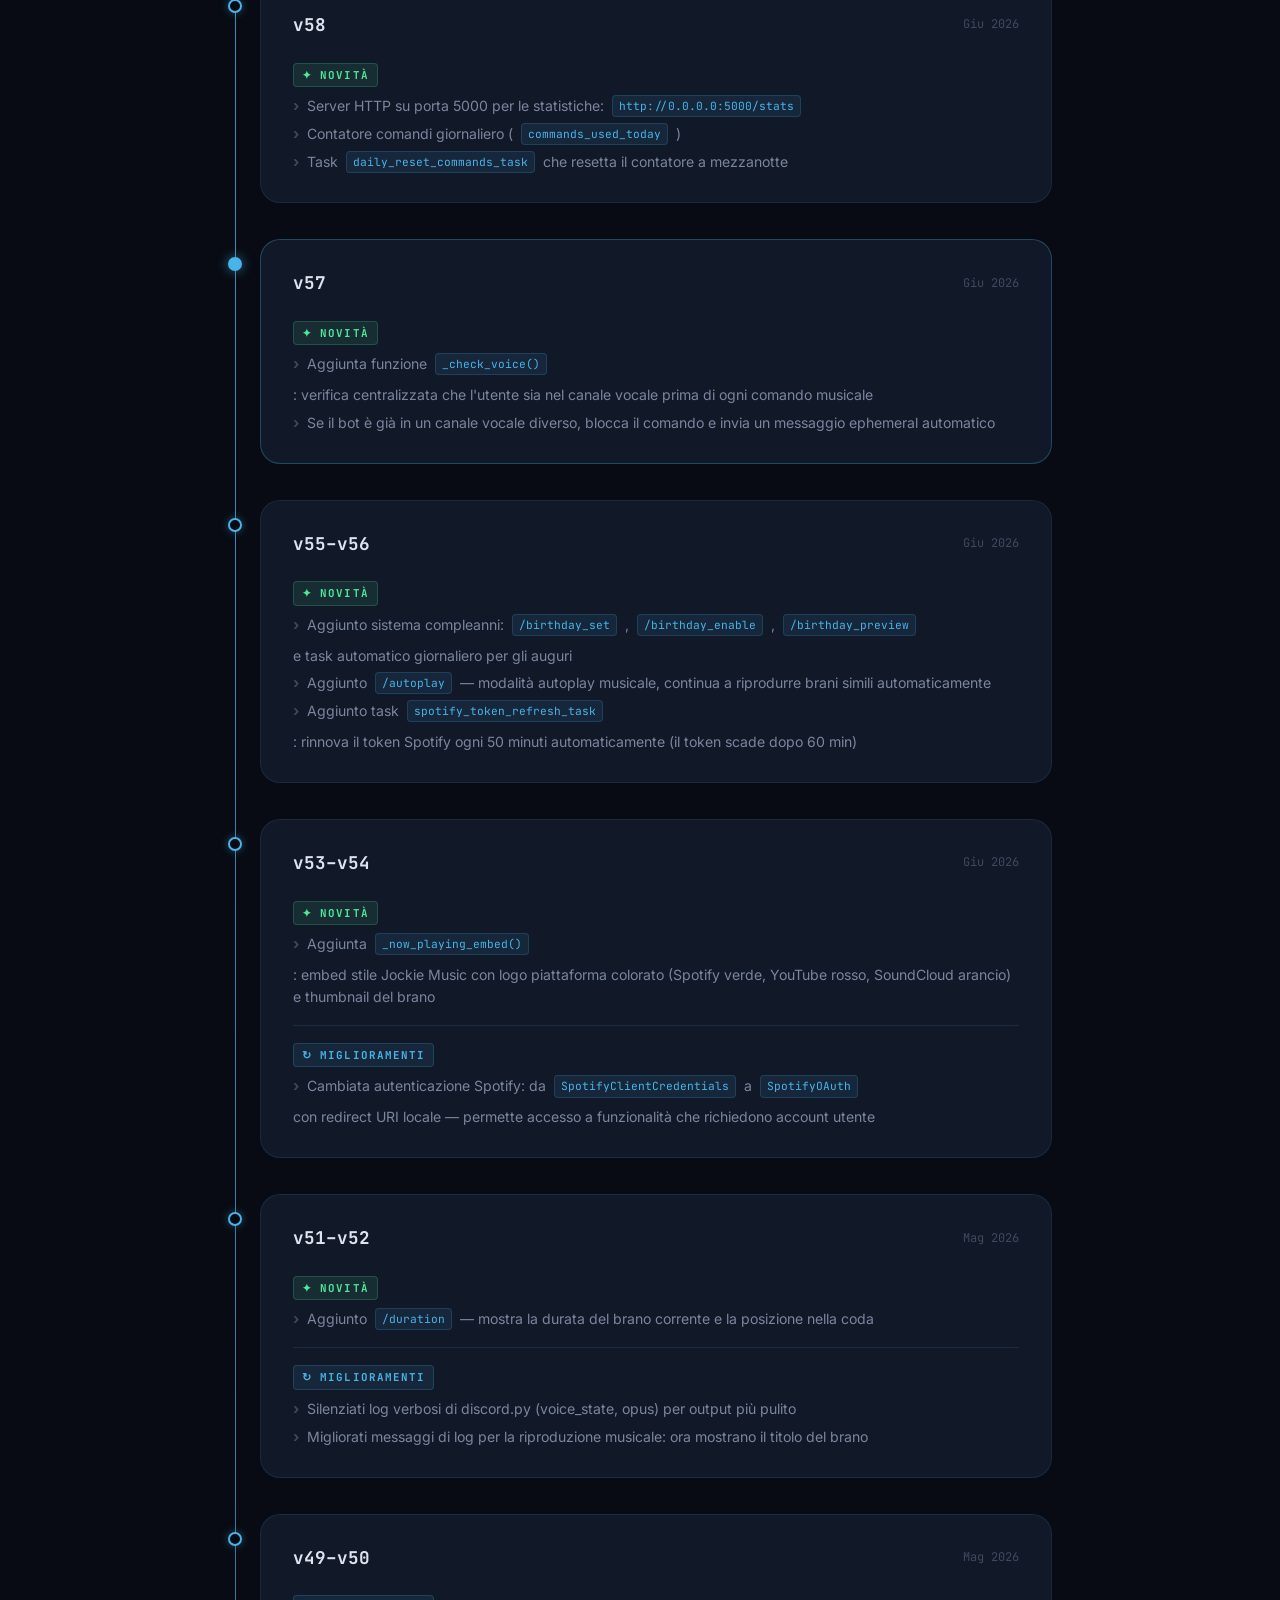
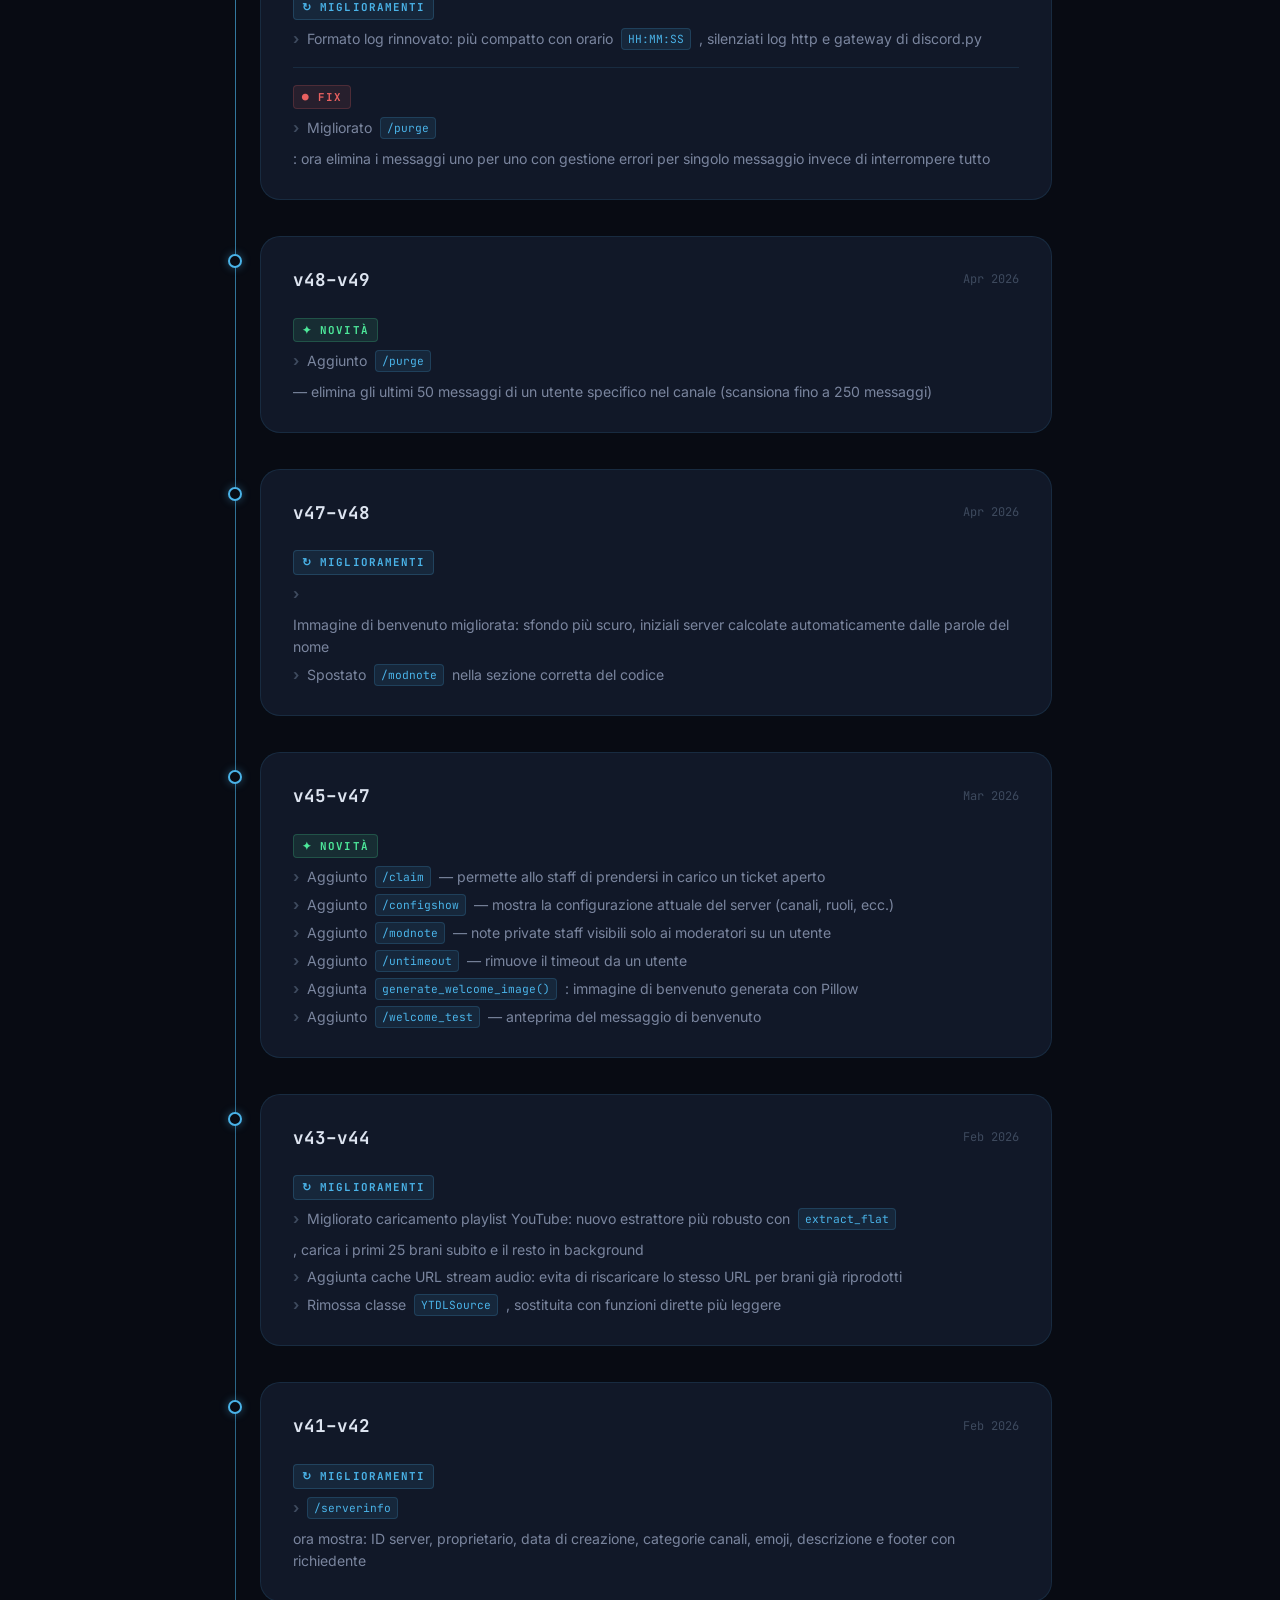
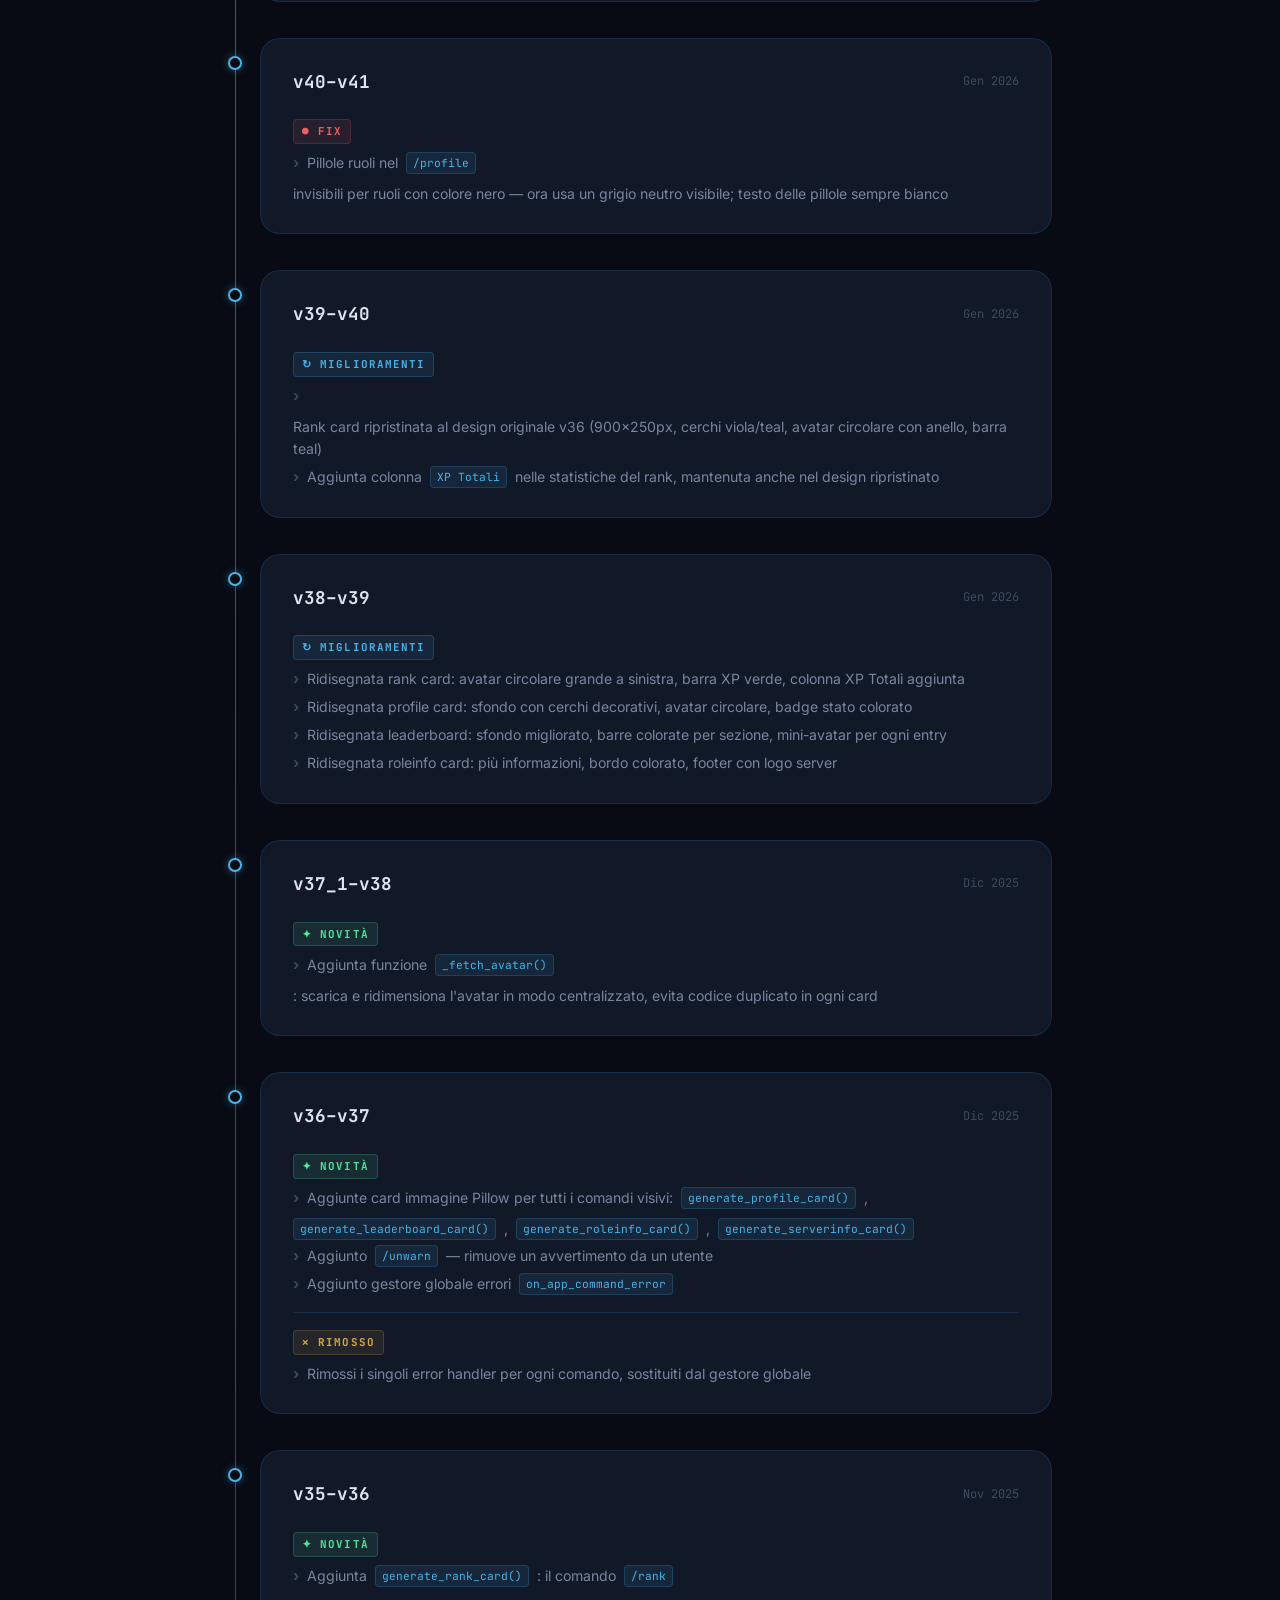
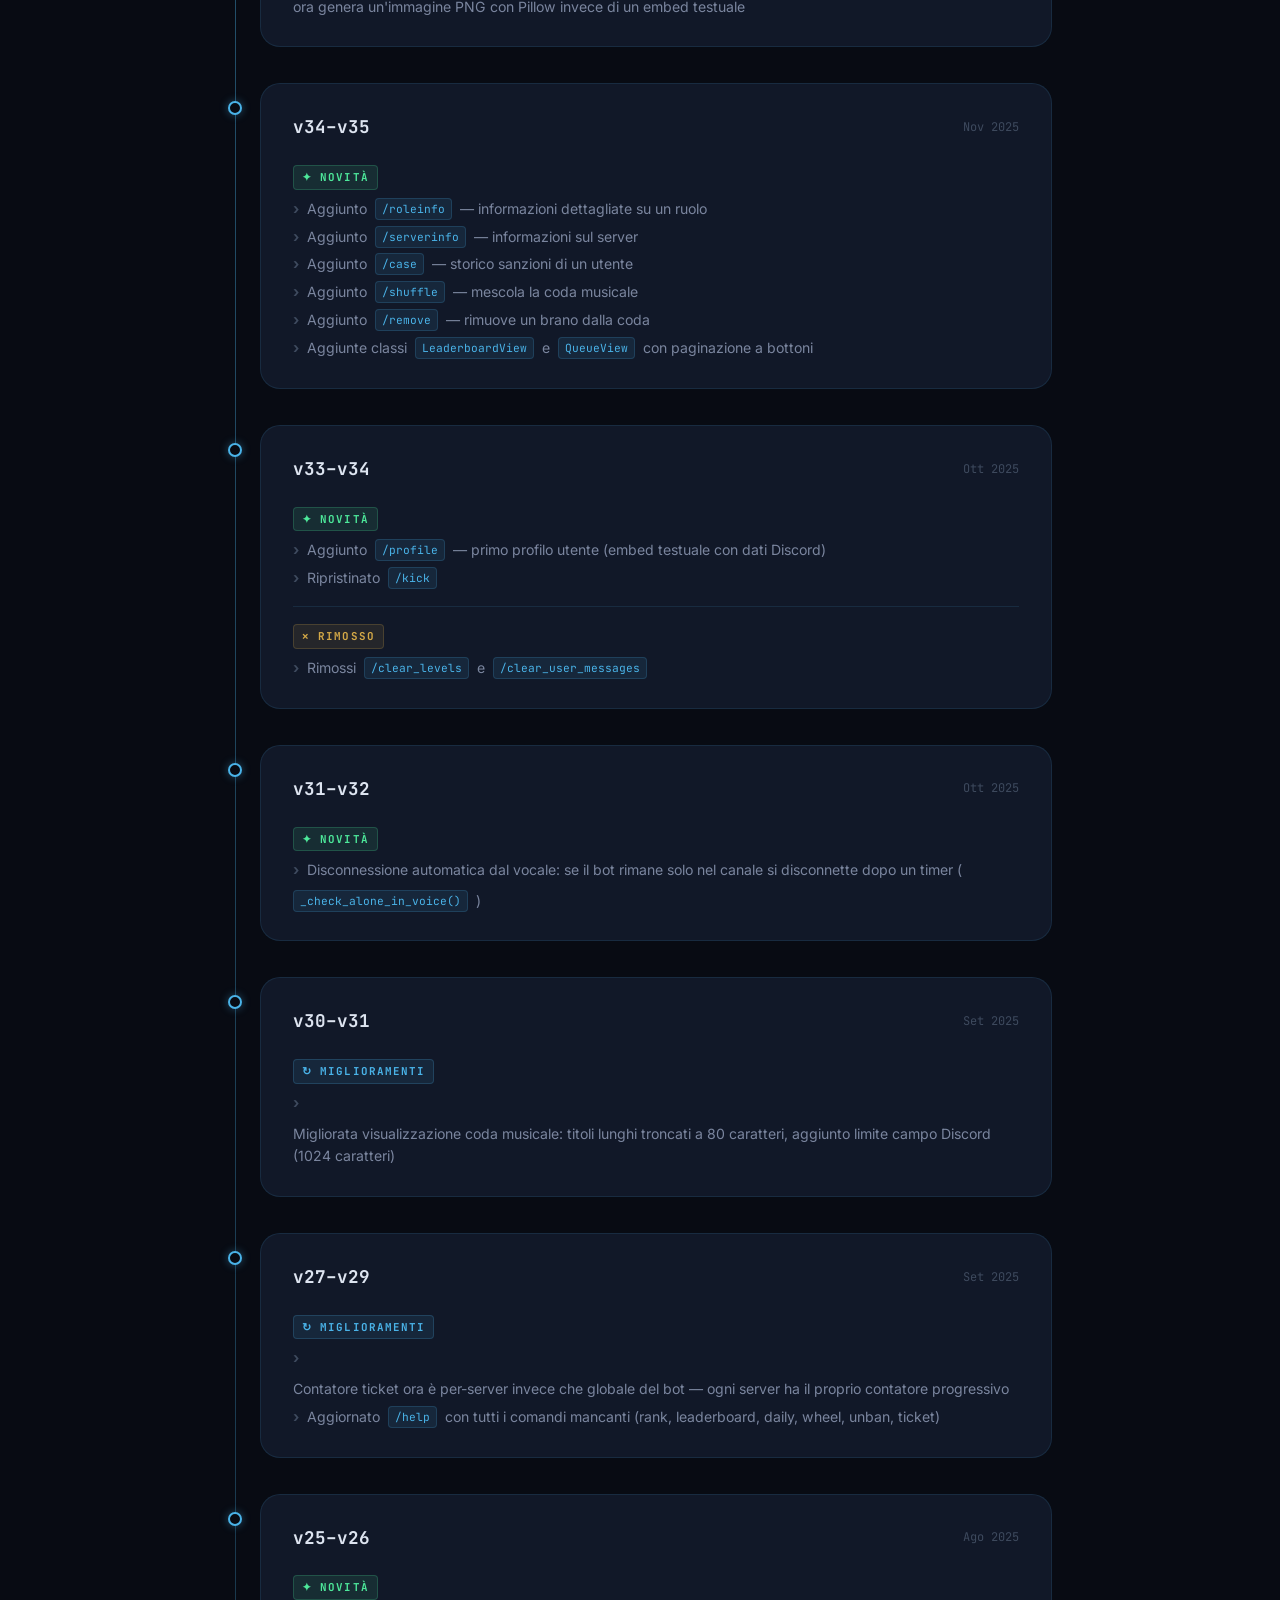
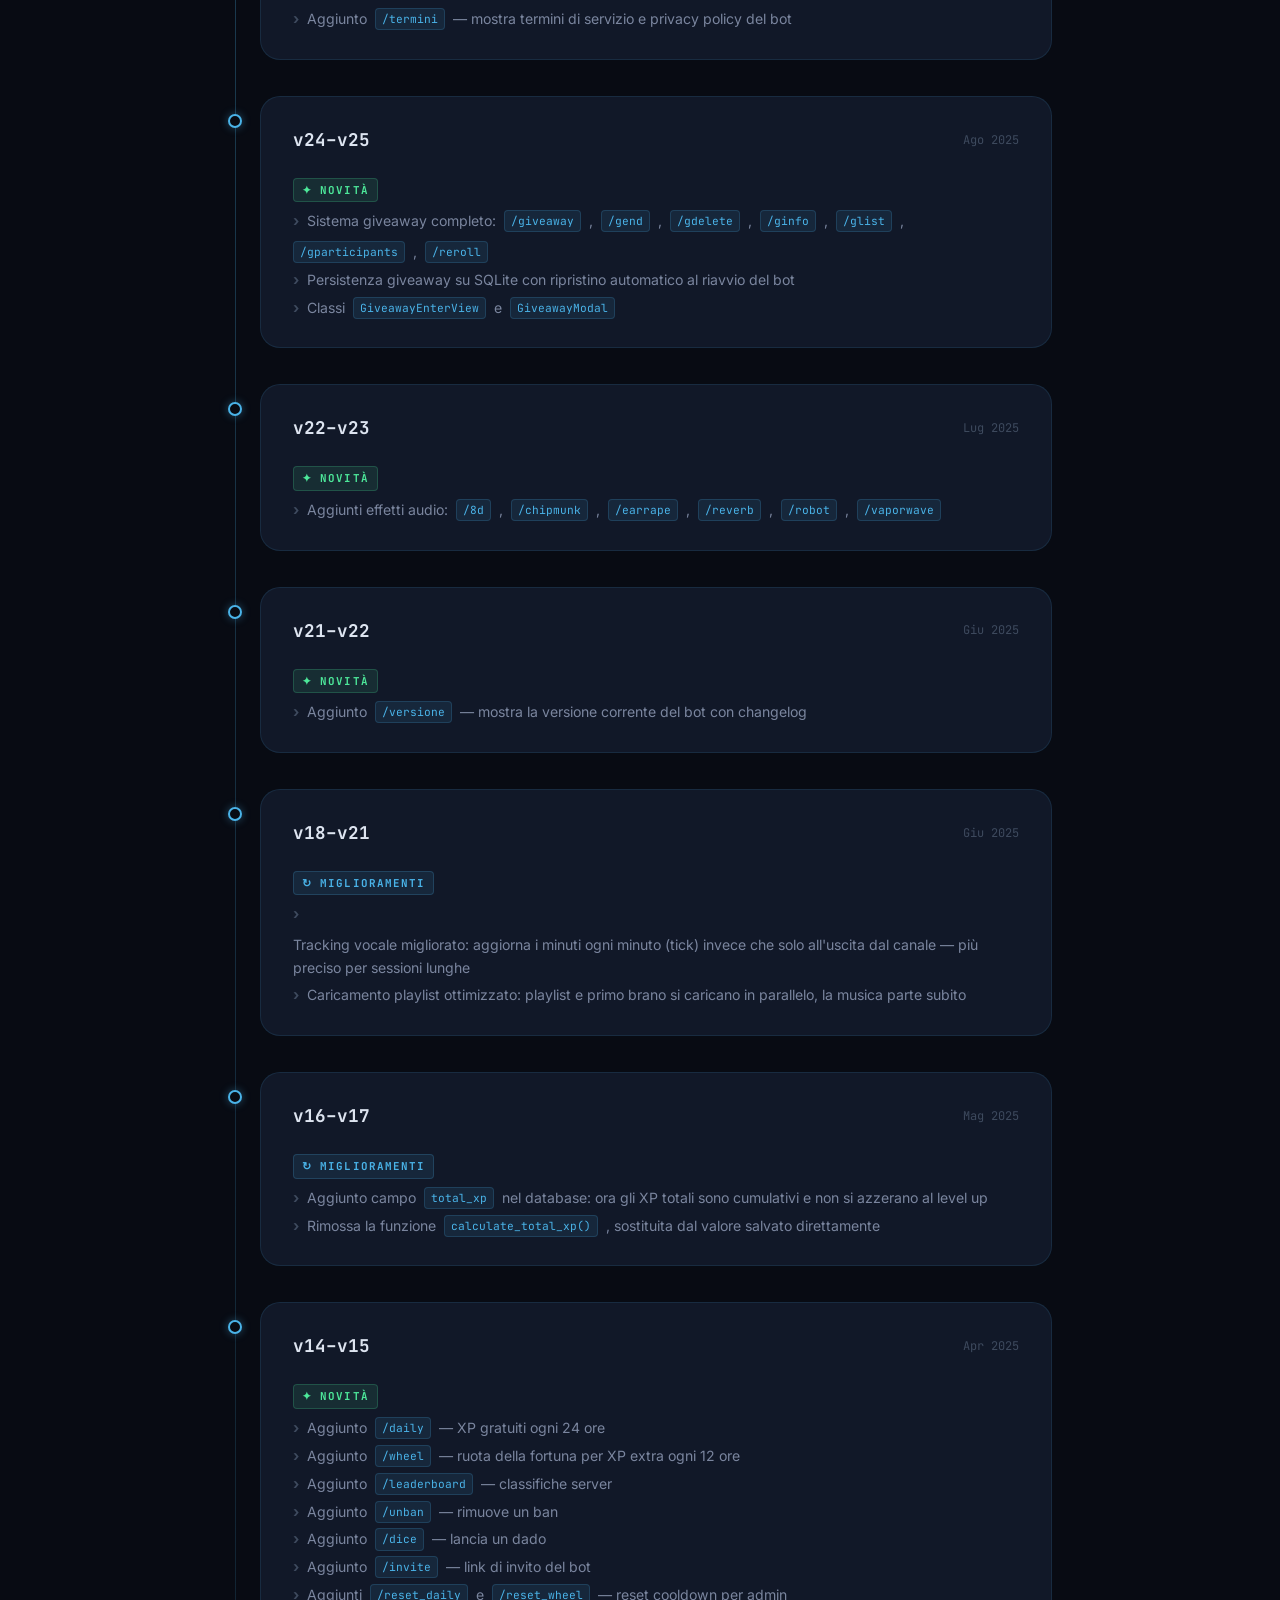
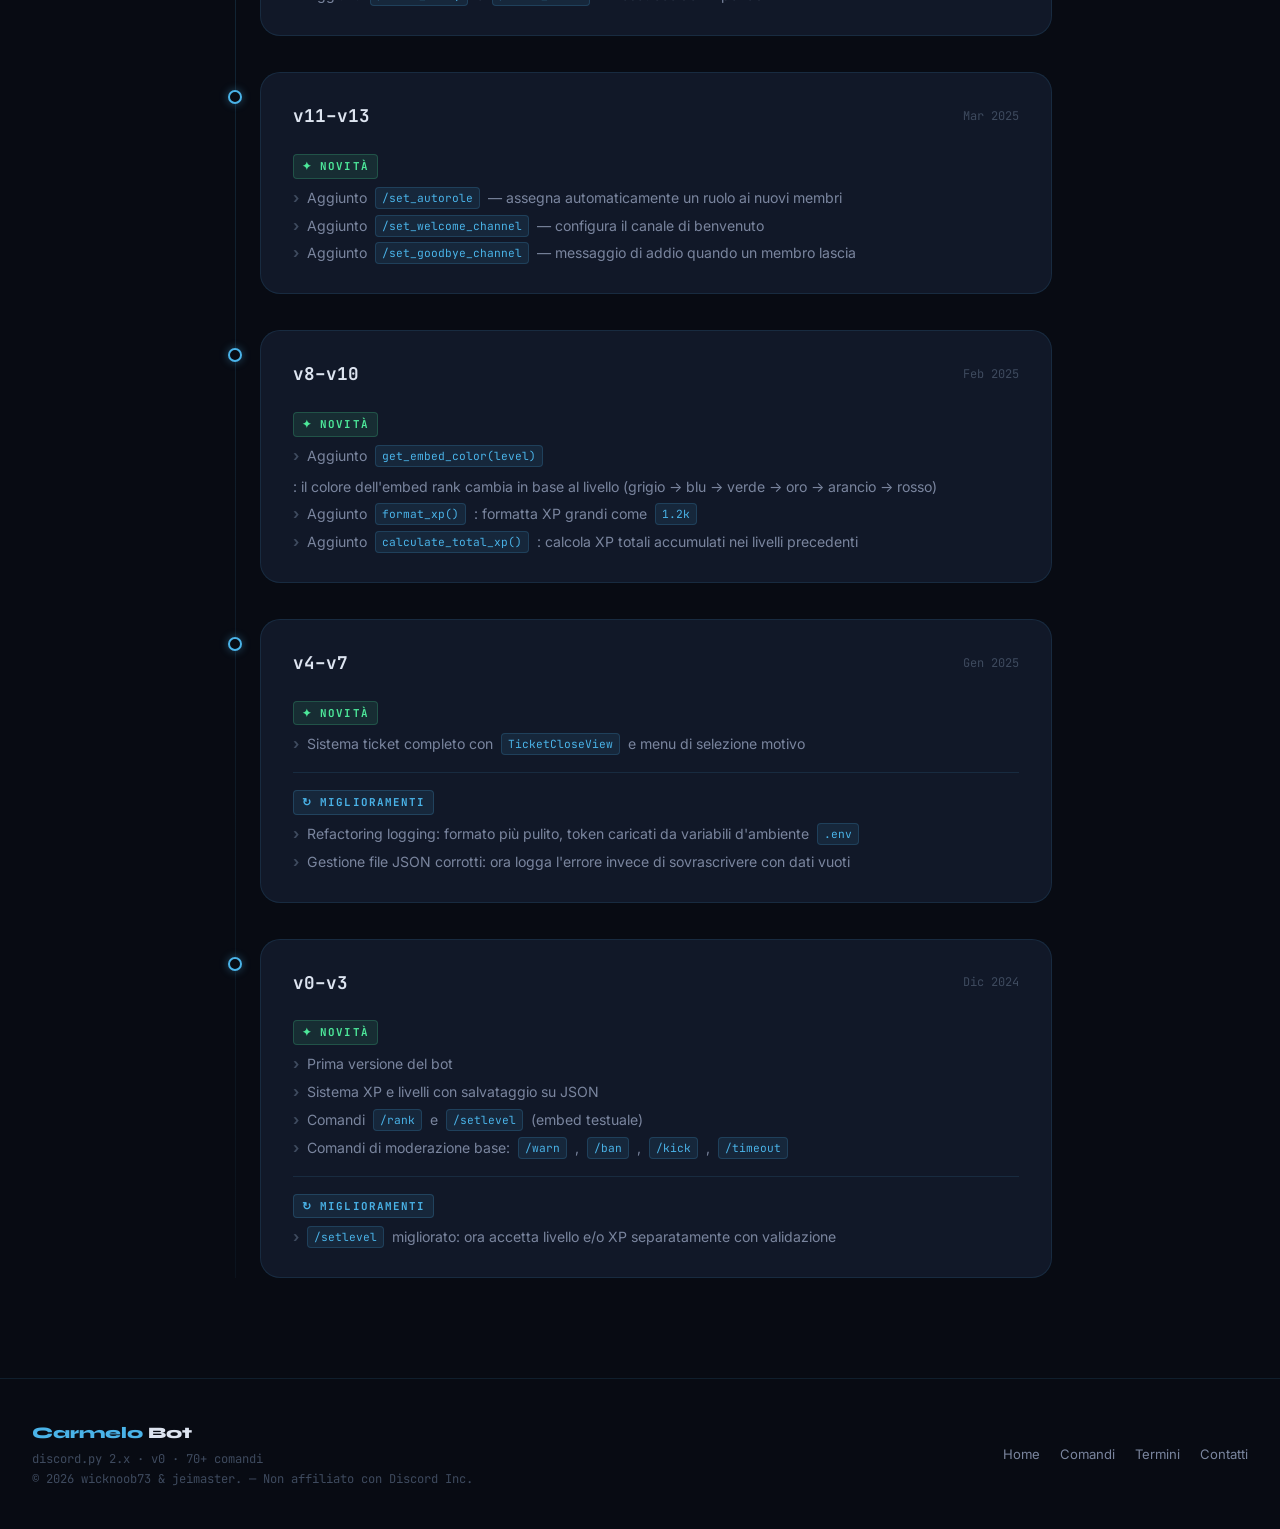
<file: changelog.html>
<!DOCTYPE html>
<html lang="it">
<head>
  <meta charset="UTF-8">
  <meta name="viewport" content="width=device-width, initial-scale=1.0">
  <title>Changelog — Carmelo Bot</title>
  <meta name="description" content="Cronologia degli aggiornamenti di Carmelo Bot — novità, fix e miglioramenti per ogni versione.">
  <meta property="og:type"        content="website">
  <meta property="og:title"       content="Changelog — Carmelo Bot">
  <meta property="og:description" content="Cronologia degli aggiornamenti di Carmelo Bot.">
  <meta property="og:image"       content="https://placehold.co/1200x630/0a0c14/4ab3e8?text=Carmelo+Bot+Changelog">
  <meta name="theme-color"        content="#4ab3e8">
  <link rel="icon" type="image/svg+xml" href="data:image/svg+xml,<svg xmlns='http://www.w3.org/2000/svg' viewBox='0 0 32 32'><rect width='32' height='32' rx='8' fill='%230a0c14'/><text y='24' x='4' font-size='22'>🤖</text></svg>">
  <link rel="stylesheet" href="style.css">
  <style>
    .page-hero { padding: 60px 0 48px; }
    .page-hero h1 {
      font-family: var(--font-display);
      font-size: clamp(2rem, 5vw, 3rem);
      font-weight: 800; letter-spacing: -0.04em;
      margin: 12px 0 10px;
    }
    .page-hero p { color: var(--text-secondary); font-size: 0.95rem; max-width: 460px; }

    /* Timeline */
    .timeline {
      position: relative;
      padding-left: 32px;
      margin-top: 8px;
    }

    .timeline::before {
      content: '';
      position: absolute;
      left: 7px; top: 8px; bottom: 0;
      width: 1px;
      background: linear-gradient(to bottom, var(--blue), rgba(74,179,232,0.05));
    }

    .tl-entry {
      position: relative;
      margin-bottom: 36px;
    }

    .tl-entry:last-child { margin-bottom: 0; }

    /* Dot on the line */
    .tl-dot {
      position: absolute;
      left: calc(-32px + 7px);
      top: 18px;
      width: 14px; height: 14px;
      border-radius: 50%;
      background: var(--bg-base);
      border: 2px solid var(--blue);
      box-shadow: 0 0 8px rgba(74,179,232,0.4);
      z-index: 1;
      transform: translateX(-50%);
    }

    .tl-dot.latest {
      background: var(--blue);
      box-shadow: 0 0 12px rgba(74,179,232,0.6);
    }

    /* Card */
    .tl-card {
      background: var(--bg-card);
      border: 1px solid var(--border);
      border-radius: var(--radius-lg);
      padding: 28px 32px;
      overflow-wrap: break-word;
      word-break: break-word;
      transition: border-color var(--ease), box-shadow var(--ease);
    }

    .tl-card:hover {
      border-color: var(--border-hover);
      box-shadow: 0 4px 28px rgba(0,0,0,0.4);
    }

    .tl-entry.latest .tl-card {
      border-color: rgba(74,179,232,0.3);
    }

    .tl-header {
      display: flex; align-items: center;
      flex-wrap: wrap; gap: 10px;
      margin-bottom: 20px;
    }

    .tl-version {
      font-family: var(--font-mono);
      font-size: 1.1rem; font-weight: 700;
      color: var(--text-primary);
    }

    .tl-badge-latest {
      font-size: 0.68rem; font-weight: 700;
      font-family: var(--font-mono);
      letter-spacing: 0.08em; text-transform: uppercase;
      color: var(--bg-base);
      background: var(--blue);
      border-radius: 4px;
      padding: 2px 8px;
    }

    .tl-date {
      font-size: 0.75rem;
      color: var(--text-muted);
      font-family: var(--font-mono);
      margin-left: auto;
    }

    /* Change groups */
    .change-group { margin-bottom: 16px; }
    .change-group:last-child { margin-bottom: 0; }

    .change-type {
      display: inline-flex; align-items: center; gap: 6px;
      font-size: 0.68rem; font-weight: 700;
      letter-spacing: 0.1em; text-transform: uppercase;
      font-family: var(--font-mono);
      border-radius: 4px;
      padding: 2px 8px;
      margin-bottom: 8px;
    }

    .type-new     { background: rgba(77,232,154,0.1);  color: #4de89a; border: 1px solid rgba(77,232,154,0.2); }
    .type-fix     { background: rgba(232,96,96,0.1);   color: #e86060; border: 1px solid rgba(232,96,96,0.2); }
    .type-change  { background: rgba(74,179,232,0.1);  color: #4ab3e8; border: 1px solid rgba(74,179,232,0.2); }
    .type-remove  { background: rgba(212,169,71,0.1);  color: #d4a947; border: 1px solid rgba(212,169,71,0.2); }

    .change-list {
      list-style: none;
      display: flex; flex-direction: column; gap: 5px;
      margin: 0;
    }

    .change-list li {
      display: flex; align-items: flex-start; gap: 8px;
      font-size: 0.88rem;
      color: var(--text-secondary);
      line-height: 1.6;
      flex-wrap: wrap;
    }

    .change-list li::before {
      content: '›';
      color: var(--text-muted);
      font-weight: 700;
      flex-shrink: 0;
      font-size: 1.05em;
      line-height: 1.55;
    }

    .change-list li code {
      font-size: 0.8em;
    }

    /* Divider between groups */
    .change-divider {
      height: 1px;
      background: var(--border);
      margin: 14px 0;
    }

    @media (max-width: 640px) {
      .page-hero { padding: 40px 0 32px; }
      .timeline { padding-left: 24px; }
      .tl-dot { left: calc(-24px + 7px); transform: translateX(-50%); }
      .tl-card { padding: 22px 18px; }
      .tl-date { margin-left: 0; width: 100%; }
    }
  
    /* ── Changelog filters ── */
    .cl-filters {
      display: flex; flex-wrap: wrap; gap: 8px;
      margin-bottom: 28px;
    }
    .cl-filter {
      padding: 6px 16px;
      border-radius: 999px;
      border: 1px solid var(--border);
      background: transparent;
      color: var(--text-secondary);
      font-family: var(--font-mono);
      font-size: 0.75rem;
      font-weight: 600;
      cursor: pointer;
      transition: all var(--ease);
    }
    .cl-filter:hover { border-color: var(--blue); color: var(--blue); }
    .cl-filter.active { background: var(--blue); border-color: var(--blue); color: var(--bg-base); }
    .cl-no-results { color: var(--text-muted); font-size: 0.9rem; padding: 20px 0; }
    .tl-entry.hidden { display: none; }

  </style>
</head>
<body>

<script src="version.js" defer></script>

<nav class="navbar">
  <a href="index.html" class="navbar-logo"><span>Carmelo</span> Bot</a>
  <ul class="navbar-links">
    <li><a href="index.html">Home</a></li>
    <li><a href="commands.html">Comandi</a></li>
    <li><a href="stats.html">Statistiche</a></li>
    <li><a href="changelog.html" class="active">Changelog</a></li>
    <li><a href="legal.html">Termini & Privacy</a></li>
    <li><a href="legal.html#contatti">Contatti</a></li>
  </ul>
  <a href="#" class="navbar-cta">+ Aggiungi al server</a>
  <button class="theme-toggle" id="themeToggle" aria-label="Cambia tema">
    <svg class="icon-moon" viewBox="0 0 24 24" fill="none" stroke="currentColor" stroke-width="2" stroke-linecap="round" stroke-linejoin="round"><path d="M21 12.79A9 9 0 1 1 11.21 3 7 7 0 0 0 21 12.79z"/></svg>
    <svg class="icon-sun"  viewBox="0 0 24 24" fill="none" stroke="currentColor" stroke-width="2" stroke-linecap="round" stroke-linejoin="round"><circle cx="12" cy="12" r="5"/><line x1="12" y1="1" x2="12" y2="3"/><line x1="12" y1="21" x2="12" y2="23"/><line x1="4.22" y1="4.22" x2="5.64" y2="5.64"/><line x1="18.36" y1="18.36" x2="19.78" y2="19.78"/><line x1="1" y1="12" x2="3" y2="12"/><line x1="21" y1="12" x2="23" y2="12"/><line x1="4.22" y1="19.78" x2="5.64" y2="18.36"/><line x1="18.36" y1="5.64" x2="19.78" y2="4.22"/></svg>
  </button>
  <button class="hamburger" id="hamburgerBtn" aria-label="Menu"><span></span><span></span><span></span></button>
</nav>

<div class="mobile-menu" id="mobileMenu">
  <a href="index.html">Home</a>
  <a href="commands.html">Comandi</a>
  <a href="changelog.html" class="active">Changelog</a>
  <a href="legal.html">Termini & Privacy</a>
  <a href="legal.html#contatti">Contatti</a>
  <a href="#" class="mobile-cta">+ Aggiungi al server</a>
</div>

<div class="container">

  <header class="page-hero">
    <div class="section-label">Storico aggiornamenti</div>
    <h1><span style="color:var(--blue);">Changelog</span></h1>
    <p>Tutte le novità, correzioni e miglioramenti di Carmelo Bot versione per versione.</p>
  </header>

  
  <!-- Filtri tipo -->
  <div class="cl-filters" id="clFilters">
    <button class="cl-filter active" data-filter="all">Tutti</button>
    <button class="cl-filter" data-filter="type-new">✦ Novità</button>
    <button class="cl-filter" data-filter="type-change">↻ Miglioramenti</button>
    <button class="cl-filter" data-filter="type-fix">● Fix</button>
    <button class="cl-filter" data-filter="type-remove">✕ Rimosso</button>
  </div>
  <p class="cl-no-results" id="clNoResults" style="display:none">Nessuna voce con questo filtro.</p>

  <div class="timeline">

    <!-- v64 -->
    <div class="tl-entry latest">
      <div class="tl-dot latest"></div>
      <div class="tl-card" id="vv64">
        <div class="tl-header">
          <span class="tl-version">v64</span>
          <span class="tl-badge-latest">Ultima versione</span>
          <span class="tl-date">Giu 2026</span>
        </div>

        <div class="change-group">
          <span class="change-type type-new">✦ Novità</span>
          <ul class="change-list">
            <li>Aggiunto <code>/text</code> — riscrive e abbellisce un testo con l'AI in uno stile a scelta (Dark, Serio, Annuncio, Gaming, Divertente, Motivazionale, Elegante, Romantico); visibile solo all'utente che lo richiede</li>
            <li>Aggiunta funzione <code>ask_deepseek_rewrite()</code>: chiamata AI isolata (senza memoria di conversazione né tool) dedicata alla riscrittura testuale, con istruzioni di stile dettagliate per ciascuna categoria</li>
            <li>Il risultato viene restituito in embed con chunking automatico e footer che ricorda che il testo è visibile solo all'utente</li>
          </ul>
        </div>
      </div>
    </div>

    <!-- v63 -->
    <div class="tl-entry">
      <div class="tl-dot"></div>
      <div class="tl-card" id="vv63">
        <div class="tl-header">
          <span class="tl-version">v63</span>
          <span class="tl-date">Giu 2026</span>
        </div>

        <div class="change-group">
          <span class="change-type type-change">↻ Miglioramenti</span>
          <ul class="change-list">
            <li>AI: function calling integrato direttamente in <code>ask_deepseek()</code> — l'aggiunta di canzoni e playlist ora avviene in una sola chiamata API, senza secondo giro di conferma (meno token sprecati)</li>
            <li>Nuovo tool <code>add_song_to_queue</code> per una singola canzone o link (YouTube, Spotify, SoundCloud) e <code>add_playlist_to_queue</code> per più canzoni — l'AI sceglie autonomamente quale usare</li>
            <li>Sistema prompt aggiornato: l'AI sa descrivere e usare i tool musicali e capisce quando l'utente sta solo parlando di musica senza volerla riprodurre</li>
            <li>Rimosso il pattern regex manuale per il riconoscimento delle richieste playlist, sostituito dal function calling nativo</li>
            <li>Fix <code>/seek</code>: evitato crash se non c'è nulla in riproduzione</li>
            <li>Fix <code>/stop</code>: ora controlla l'esistenza della coda prima di svuotarla (evita <code>KeyError</code>)</li>
          </ul>
        </div>
      </div>
    </div>

    <!-- v62 -->
    <div class="tl-entry">
      <div class="tl-dot"></div>
      <div class="tl-card" id="vv62">
        <div class="tl-header">
          <span class="tl-version">v62</span>
          <span class="tl-date">Giu 2026</span>
        </div>

        <div class="change-group">
          <span class="change-type type-new">✦ Novità</span>
          <ul class="change-list">
            <li>AI: function calling per la musica — se l'utente chiede di riprodurre una canzone o una playlist mentagendo il bot, l'AI chiama direttamente i tool senza passare per risposte testuali intermedie</li>
            <li>Aggiunta <code>ask_deepseek_playlist()</code>: genera una lista di N canzoni tramite una chiamata AI dedicata (JSON puro, senza memoria di conversazione)</li>
            <li>Aggiunta <code>_execute_music_tool_call()</code>: esegue davvero l'azione musicale (connessione vocale, aggiunta coda, avvio riproduzione) e restituisce il messaggio di conferma</li>
            <li>Tool schema <code>DEEPSEEK_TOOLS</code> definito con le specifiche JSON per <code>add_song_to_queue</code> e <code>add_playlist_to_queue</code></li>
            <li>AI: developer bypassano il cooldown — riconoscimento tramite <code>DEVELOPER_IDS</code></li>
            <li>AI: i developer ricevono un contesto aggiuntivo nel system prompt (tono più informale/complice se lo richiedono esplicitamente)</li>
            <li><code>/log set</code> e <code>/log remove</code>: aggiunte le <code>@app_commands.choices</code> per il menu a tendina dei tipi di log</li>
          </ul>
        </div>
      </div>
    </div>

    <!-- v61 -->
    <div class="tl-entry">
      <div class="tl-dot"></div>
      <div class="tl-card" id="vv61">
        <div class="tl-header">
          <span class="tl-version">v61</span>
          <span class="tl-date">Giu 2026</span>
        </div>

        <div class="change-group">
          <span class="change-type type-new">✦ Novità</span>
          <ul class="change-list">
            <li>Sistema di logging in tempo reale: ogni azione di moderazione (warn, ban, kick, timeout, purge, modnote) invia automaticamente un embed nel canale log configurato</li>
            <li>Aggiunto <code>/log set</code> — imposta un canale per un tipo di log specifico (mod, messaggi, member, nickname, vocale) o per tutti contemporaneamente</li>
            <li>Aggiunto <code>/log show</code> — mostra la configurazione dei canali di log del server</li>
            <li>Aggiunto <code>/log remove</code> — rimuove la configurazione di un canale di log</li>
            <li>Log messaggi: <code>on_message_delete</code> e <code>on_message_edit</code> inviano embed nel canale log "message" con contenuto prima/dopo</li>
            <li>Log vocali: entrata, uscita e spostamento tra canali vocali loggati con embed dedicati</li>
            <li>Log member: entrata e uscita dal server loggati con dettagli account (ID, data creazione, tempo nel server)</li>
            <li>Aggiunta <code>send_log()</code>: funzione centralizzata per inviare embed di log al canale giusto in base al tipo</li>
          </ul>
        </div>
      </div>
    </div>

    <!-- v60 -->
    <div class="tl-entry">
      <div class="tl-dot"></div>
      <div class="tl-card" id="vv60">
        <div class="tl-header">
          <span class="tl-version">v60</span>
          <span class="tl-date">Giu 2026</span>
        </div>

        <div class="change-group">
          <span class="change-type type-change">↻ Miglioramenti</span>
          <ul class="change-list">
            <li>AI: history condivisa per canale (tutti gli utenti dello stesso canale condividono il contesto)</li>
            <li>AI: history si azzera automaticamente dopo 16 ore dall'ultima domanda</li>
            <li>AI: cooldown isolato per server (<code>guild_id:user_id</code>)</li>
            <li>AI: chunking intelligente delle risposte — taglia sulle newline per non spezzare il Markdown Discord</li>
            <li>AI: logging dei token usati (<code>prompt_tokens</code>, <code>completion_tokens</code>, <code>total_tokens</code>)</li>
            <li>AI: il bot non menziona mai DeepSeek o OpenAI — identità Carmelo Bot</li>
            <li>AI: supporto Markdown Discord (<code>**grassetto**</code>, <code>*corsivo*</code>, <code>`codice`</code>)</li>
          </ul>
        </div>
      </div>
    </div>

    <!-- v59 -->
    <div class="tl-entry">
      <div class="tl-dot"></div>
      <div class="tl-card" id="vv59">
        <div class="tl-header">
          <span class="tl-version">v59</span>
          <span class="tl-date">Giu 2026</span>
        </div>

        <div class="change-group">
          <span class="change-type type-new">✦ Novità</span>
          <ul class="change-list">
            <li>Integrazione AI DeepSeek: il bot risponde quando viene menzionato (<code>@Carmelo Bot</code>)</li>
            <li>Tono adattivo: risposte educate per domande serie, sfrontate per parolacce</li>
            <li>Cooldown anti-spam di 15 secondi per utente</li>
            <li>Memoria conversazionale breve (ultimi 3 scambi per canale)</li>
            <li>Gestione errori: blocchi filtri sicurezza, chiave non valida, rate limit, timeout</li>
          </ul>
        </div>
      </div>
    </div>

    <!-- v58 -->
    <div class="tl-entry">
      <div class="tl-dot"></div>
      <div class="tl-card" id="vv58">
        <div class="tl-header">
          <span class="tl-version">v58</span>
          <span class="tl-date">Giu 2026</span>
        </div>

        <div class="change-group">
          <span class="change-type type-new">✦ Novità</span>
          <ul class="change-list">
            <li>Server HTTP su porta 5000 per le statistiche: <code>http://0.0.0.0:5000/stats</code></li>
            <li>Contatore comandi giornaliero (<code>commands_used_today</code>)</li>
            <li>Task <code>daily_reset_commands_task</code> che resetta il contatore a mezzanotte</li>
          </ul>
        </div>
      </div>
    </div>

    <!-- v57 -->
    <div class="tl-entry latest">
      <div class="tl-dot latest"></div>
      <div class="tl-card" id="vv57">
        <div class="tl-header">
          <span class="tl-version">v57</span>
          <span class="tl-date">Giu 2026</span>
        </div>

        <div class="change-group">
          <span class="change-type type-new">✦ Novità</span>
          <ul class="change-list">
            <li>Aggiunta funzione <code>_check_voice()</code>: verifica centralizzata che l'utente sia nel canale vocale prima di ogni comando musicale</li>
            <li>Se il bot è già in un canale vocale diverso, blocca il comando e invia un messaggio ephemeral automatico</li>
          </ul>
        </div>
      </div>
    </div>

    <!-- v55–v56 -->
    <div class="tl-entry">
      <div class="tl-dot"></div>
      <div class="tl-card" id="vv55-v56">
        <div class="tl-header">
          <span class="tl-version">v55–v56</span>
          <span class="tl-date">Giu 2026</span>
        </div>

        <div class="change-group">
          <span class="change-type type-new">✦ Novità</span>
          <ul class="change-list">
            <li>Aggiunto sistema compleanni: <code>/birthday_set</code>, <code>/birthday_enable</code>, <code>/birthday_preview</code> e task automatico giornaliero per gli auguri</li>
            <li>Aggiunto <code>/autoplay</code> — modalità autoplay musicale, continua a riprodurre brani simili automaticamente</li>
            <li>Aggiunto task <code>spotify_token_refresh_task</code>: rinnova il token Spotify ogni 50 minuti automaticamente (il token scade dopo 60 min)</li>
          </ul>
        </div>
      </div>
    </div>

    <!-- v53–v54 -->
    <div class="tl-entry">
      <div class="tl-dot"></div>
      <div class="tl-card" id="vv53-v54">
        <div class="tl-header">
          <span class="tl-version">v53–v54</span>
          <span class="tl-date">Giu 2026</span>
        </div>

        <div class="change-group">
          <span class="change-type type-new">✦ Novità</span>
          <ul class="change-list">
            <li>Aggiunta <code>_now_playing_embed()</code>: embed stile Jockie Music con logo piattaforma colorato (Spotify verde, YouTube rosso, SoundCloud arancio) e thumbnail del brano</li>
          </ul>
        </div>
        <div class="change-divider"></div>
        <div class="change-group">
          <span class="change-type type-change">↻ Miglioramenti</span>
          <ul class="change-list">
            <li>Cambiata autenticazione Spotify: da <code>SpotifyClientCredentials</code> a <code>SpotifyOAuth</code> con redirect URI locale — permette accesso a funzionalità che richiedono account utente</li>
          </ul>
        </div>
      </div>
    </div>

    <!-- v51–v52 -->
    <div class="tl-entry">
      <div class="tl-dot"></div>
      <div class="tl-card" id="vv51-v52">
        <div class="tl-header">
          <span class="tl-version">v51–v52</span>
          <span class="tl-date">Mag 2026</span>
        </div>

        <div class="change-group">
          <span class="change-type type-new">✦ Novità</span>
          <ul class="change-list">
            <li>Aggiunto <code>/duration</code> — mostra la durata del brano corrente e la posizione nella coda</li>
          </ul>
        </div>
        <div class="change-divider"></div>
        <div class="change-group">
          <span class="change-type type-change">↻ Miglioramenti</span>
          <ul class="change-list">
            <li>Silenziati log verbosi di discord.py (voice_state, opus) per output più pulito</li>
            <li>Migliorati messaggi di log per la riproduzione musicale: ora mostrano il titolo del brano</li>
          </ul>
        </div>
      </div>
    </div>

    <!-- v49–v50 -->
    <div class="tl-entry">
      <div class="tl-dot"></div>
      <div class="tl-card" id="vv49-v50">
        <div class="tl-header">
          <span class="tl-version">v49–v50</span>
          <span class="tl-date">Mag 2026</span>
        </div>

        <div class="change-group">
          <span class="change-type type-change">↻ Miglioramenti</span>
          <ul class="change-list">
            <li>Formato log rinnovato: più compatto con orario <code>HH:MM:SS</code>, silenziati log http e gateway di discord.py</li>
          </ul>
        </div>
        <div class="change-divider"></div>
        <div class="change-group">
          <span class="change-type type-fix">● Fix</span>
          <ul class="change-list">
            <li>Migliorato <code>/purge</code>: ora elimina i messaggi uno per uno con gestione errori per singolo messaggio invece di interrompere tutto</li>
          </ul>
        </div>
      </div>
    </div>

    <!-- v48–v49 -->
    <div class="tl-entry">
      <div class="tl-dot"></div>
      <div class="tl-card" id="vv48-v49">
        <div class="tl-header">
          <span class="tl-version">v48–v49</span>
          <span class="tl-date">Apr 2026</span>
        </div>

        <div class="change-group">
          <span class="change-type type-new">✦ Novità</span>
          <ul class="change-list">
            <li>Aggiunto <code>/purge</code> — elimina gli ultimi 50 messaggi di un utente specifico nel canale (scansiona fino a 250 messaggi)</li>
          </ul>
        </div>
      </div>
    </div>

    <!-- v47–v48 -->
    <div class="tl-entry">
      <div class="tl-dot"></div>
      <div class="tl-card" id="vv47-v48">
        <div class="tl-header">
          <span class="tl-version">v47–v48</span>
          <span class="tl-date">Apr 2026</span>
        </div>

        <div class="change-group">
          <span class="change-type type-change">↻ Miglioramenti</span>
          <ul class="change-list">
            <li>Immagine di benvenuto migliorata: sfondo più scuro, iniziali server calcolate automaticamente dalle parole del nome</li>
            <li>Spostato <code>/modnote</code> nella sezione corretta del codice</li>
          </ul>
        </div>
      </div>
    </div>

    <!-- v45–v47 -->
    <div class="tl-entry">
      <div class="tl-dot"></div>
      <div class="tl-card" id="vv45-v47">
        <div class="tl-header">
          <span class="tl-version">v45–v47</span>
          <span class="tl-date">Mar 2026</span>
        </div>

        <div class="change-group">
          <span class="change-type type-new">✦ Novità</span>
          <ul class="change-list">
            <li>Aggiunto <code>/claim</code> — permette allo staff di prendersi in carico un ticket aperto</li>
            <li>Aggiunto <code>/configshow</code> — mostra la configurazione attuale del server (canali, ruoli, ecc.)</li>
            <li>Aggiunto <code>/modnote</code> — note private staff visibili solo ai moderatori su un utente</li>
            <li>Aggiunto <code>/untimeout</code> — rimuove il timeout da un utente</li>
            <li>Aggiunta <code>generate_welcome_image()</code>: immagine di benvenuto generata con Pillow</li>
            <li>Aggiunto <code>/welcome_test</code> — anteprima del messaggio di benvenuto</li>
          </ul>
        </div>
      </div>
    </div>

    <!-- v43–v44 -->
    <div class="tl-entry">
      <div class="tl-dot"></div>
      <div class="tl-card" id="vv43-v44">
        <div class="tl-header">
          <span class="tl-version">v43–v44</span>
          <span class="tl-date">Feb 2026</span>
        </div>

        <div class="change-group">
          <span class="change-type type-change">↻ Miglioramenti</span>
          <ul class="change-list">
            <li>Migliorato caricamento playlist YouTube: nuovo estrattore più robusto con <code>extract_flat</code>, carica i primi 25 brani subito e il resto in background</li>
            <li>Aggiunta cache URL stream audio: evita di riscaricare lo stesso URL per brani già riprodotti</li>
            <li>Rimossa classe <code>YTDLSource</code>, sostituita con funzioni dirette più leggere</li>
          </ul>
        </div>
      </div>
    </div>

    <!-- v41–v42 -->
    <div class="tl-entry">
      <div class="tl-dot"></div>
      <div class="tl-card" id="vv41-v42">
        <div class="tl-header">
          <span class="tl-version">v41–v42</span>
          <span class="tl-date">Feb 2026</span>
        </div>

        <div class="change-group">
          <span class="change-type type-change">↻ Miglioramenti</span>
          <ul class="change-list">
            <li><code>/serverinfo</code> ora mostra: ID server, proprietario, data di creazione, categorie canali, emoji, descrizione e footer con richiedente</li>
          </ul>
        </div>
      </div>
    </div>

    <!-- v40–v41 -->
    <div class="tl-entry">
      <div class="tl-dot"></div>
      <div class="tl-card" id="vv40-v41">
        <div class="tl-header">
          <span class="tl-version">v40–v41</span>
          <span class="tl-date">Gen 2026</span>
        </div>

        <div class="change-group">
          <span class="change-type type-fix">● Fix</span>
          <ul class="change-list">
            <li>Pillole ruoli nel <code>/profile</code> invisibili per ruoli con colore nero — ora usa un grigio neutro visibile; testo delle pillole sempre bianco</li>
          </ul>
        </div>
      </div>
    </div>

    <!-- v39–v40 -->
    <div class="tl-entry">
      <div class="tl-dot"></div>
      <div class="tl-card" id="vv39-v40">
        <div class="tl-header">
          <span class="tl-version">v39–v40</span>
          <span class="tl-date">Gen 2026</span>
        </div>

        <div class="change-group">
          <span class="change-type type-change">↻ Miglioramenti</span>
          <ul class="change-list">
            <li>Rank card ripristinata al design originale v36 (900×250px, cerchi viola/teal, avatar circolare con anello, barra teal)</li>
            <li>Aggiunta colonna <code>XP Totali</code> nelle statistiche del rank, mantenuta anche nel design ripristinato</li>
          </ul>
        </div>
      </div>
    </div>

    <!-- v38–v39 -->
    <div class="tl-entry">
      <div class="tl-dot"></div>
      <div class="tl-card" id="vv38-v39">
        <div class="tl-header">
          <span class="tl-version">v38–v39</span>
          <span class="tl-date">Gen 2026</span>
        </div>

        <div class="change-group">
          <span class="change-type type-change">↻ Miglioramenti</span>
          <ul class="change-list">
            <li>Ridisegnata rank card: avatar circolare grande a sinistra, barra XP verde, colonna XP Totali aggiunta</li>
            <li>Ridisegnata profile card: sfondo con cerchi decorativi, avatar circolare, badge stato colorato</li>
            <li>Ridisegnata leaderboard: sfondo migliorato, barre colorate per sezione, mini-avatar per ogni entry</li>
            <li>Ridisegnata roleinfo card: più informazioni, bordo colorato, footer con logo server</li>
          </ul>
        </div>
      </div>
    </div>

    <!-- v37_1–v38 -->
    <div class="tl-entry">
      <div class="tl-dot"></div>
      <div class="tl-card" id="vv37_1-v38">
        <div class="tl-header">
          <span class="tl-version">v37_1–v38</span>
          <span class="tl-date">Dic 2025</span>
        </div>

        <div class="change-group">
          <span class="change-type type-new">✦ Novità</span>
          <ul class="change-list">
            <li>Aggiunta funzione <code>_fetch_avatar()</code>: scarica e ridimensiona l'avatar in modo centralizzato, evita codice duplicato in ogni card</li>
          </ul>
        </div>
      </div>
    </div>

    <!-- v36–v37 -->
    <div class="tl-entry">
      <div class="tl-dot"></div>
      <div class="tl-card" id="vv36-v37">
        <div class="tl-header">
          <span class="tl-version">v36–v37</span>
          <span class="tl-date">Dic 2025</span>
        </div>

        <div class="change-group">
          <span class="change-type type-new">✦ Novità</span>
          <ul class="change-list">
            <li>Aggiunte card immagine Pillow per tutti i comandi visivi: <code>generate_profile_card()</code>, <code>generate_leaderboard_card()</code>, <code>generate_roleinfo_card()</code>, <code>generate_serverinfo_card()</code></li>
            <li>Aggiunto <code>/unwarn</code> — rimuove un avvertimento da un utente</li>
            <li>Aggiunto gestore globale errori <code>on_app_command_error</code></li>
          </ul>
        </div>
        <div class="change-divider"></div>
        <div class="change-group">
          <span class="change-type type-remove">✕ Rimosso</span>
          <ul class="change-list">
            <li>Rimossi i singoli error handler per ogni comando, sostituiti dal gestore globale</li>
          </ul>
        </div>
      </div>
    </div>

    <!-- v35–v36 -->
    <div class="tl-entry">
      <div class="tl-dot"></div>
      <div class="tl-card" id="vv35-v36">
        <div class="tl-header">
          <span class="tl-version">v35–v36</span>
          <span class="tl-date">Nov 2025</span>
        </div>

        <div class="change-group">
          <span class="change-type type-new">✦ Novità</span>
          <ul class="change-list">
            <li>Aggiunta <code>generate_rank_card()</code>: il comando <code>/rank</code> ora genera un'immagine PNG con Pillow invece di un embed testuale</li>
          </ul>
        </div>
      </div>
    </div>

    <!-- v34–v35 -->
    <div class="tl-entry">
      <div class="tl-dot"></div>
      <div class="tl-card" id="vv34-v35">
        <div class="tl-header">
          <span class="tl-version">v34–v35</span>
          <span class="tl-date">Nov 2025</span>
        </div>

        <div class="change-group">
          <span class="change-type type-new">✦ Novità</span>
          <ul class="change-list">
            <li>Aggiunto <code>/roleinfo</code> — informazioni dettagliate su un ruolo</li>
            <li>Aggiunto <code>/serverinfo</code> — informazioni sul server</li>
            <li>Aggiunto <code>/case</code> — storico sanzioni di un utente</li>
            <li>Aggiunto <code>/shuffle</code> — mescola la coda musicale</li>
            <li>Aggiunto <code>/remove</code> — rimuove un brano dalla coda</li>
            <li>Aggiunte classi <code>LeaderboardView</code> e <code>QueueView</code> con paginazione a bottoni</li>
          </ul>
        </div>
      </div>
    </div>

    <!-- v33–v34 -->
    <div class="tl-entry">
      <div class="tl-dot"></div>
      <div class="tl-card" id="vv33-v34">
        <div class="tl-header">
          <span class="tl-version">v33–v34</span>
          <span class="tl-date">Ott 2025</span>
        </div>

        <div class="change-group">
          <span class="change-type type-new">✦ Novità</span>
          <ul class="change-list">
            <li>Aggiunto <code>/profile</code> — primo profilo utente (embed testuale con dati Discord)</li>
            <li>Ripristinato <code>/kick</code></li>
          </ul>
        </div>
        <div class="change-divider"></div>
        <div class="change-group">
          <span class="change-type type-remove">✕ Rimosso</span>
          <ul class="change-list">
            <li>Rimossi <code>/clear_levels</code> e <code>/clear_user_messages</code></li>
          </ul>
        </div>
      </div>
    </div>

    <!-- v31–v32 -->
    <div class="tl-entry">
      <div class="tl-dot"></div>
      <div class="tl-card" id="vv31-v32">
        <div class="tl-header">
          <span class="tl-version">v31–v32</span>
          <span class="tl-date">Ott 2025</span>
        </div>

        <div class="change-group">
          <span class="change-type type-new">✦ Novità</span>
          <ul class="change-list">
            <li>Disconnessione automatica dal vocale: se il bot rimane solo nel canale si disconnette dopo un timer (<code>_check_alone_in_voice()</code>)</li>
          </ul>
        </div>
      </div>
    </div>

    <!-- v30–v31 -->
    <div class="tl-entry">
      <div class="tl-dot"></div>
      <div class="tl-card" id="vv30-v31">
        <div class="tl-header">
          <span class="tl-version">v30–v31</span>
          <span class="tl-date">Set 2025</span>
        </div>

        <div class="change-group">
          <span class="change-type type-change">↻ Miglioramenti</span>
          <ul class="change-list">
            <li>Migliorata visualizzazione coda musicale: titoli lunghi troncati a 80 caratteri, aggiunto limite campo Discord (1024 caratteri)</li>
          </ul>
        </div>
      </div>
    </div>

    <!-- v27–v29 -->
    <div class="tl-entry">
      <div class="tl-dot"></div>
      <div class="tl-card" id="vv27-v29">
        <div class="tl-header">
          <span class="tl-version">v27–v29</span>
          <span class="tl-date">Set 2025</span>
        </div>

        <div class="change-group">
          <span class="change-type type-change">↻ Miglioramenti</span>
          <ul class="change-list">
            <li>Contatore ticket ora è per-server invece che globale del bot — ogni server ha il proprio contatore progressivo</li>
            <li>Aggiornato <code>/help</code> con tutti i comandi mancanti (rank, leaderboard, daily, wheel, unban, ticket)</li>
          </ul>
        </div>
      </div>
    </div>

    <!-- v25–v26 -->
    <div class="tl-entry">
      <div class="tl-dot"></div>
      <div class="tl-card" id="vv25-v26">
        <div class="tl-header">
          <span class="tl-version">v25–v26</span>
          <span class="tl-date">Ago 2025</span>
        </div>

        <div class="change-group">
          <span class="change-type type-new">✦ Novità</span>
          <ul class="change-list">
            <li>Aggiunto <code>/termini</code> — mostra termini di servizio e privacy policy del bot</li>
          </ul>
        </div>
      </div>
    </div>

    <!-- v24–v25 -->
    <div class="tl-entry">
      <div class="tl-dot"></div>
      <div class="tl-card" id="vv24-v25">
        <div class="tl-header">
          <span class="tl-version">v24–v25</span>
          <span class="tl-date">Ago 2025</span>
        </div>

        <div class="change-group">
          <span class="change-type type-new">✦ Novità</span>
          <ul class="change-list">
            <li>Sistema giveaway completo: <code>/giveaway</code>, <code>/gend</code>, <code>/gdelete</code>, <code>/ginfo</code>, <code>/glist</code>, <code>/gparticipants</code>, <code>/reroll</code></li>
            <li>Persistenza giveaway su SQLite con ripristino automatico al riavvio del bot</li>
            <li>Classi <code>GiveawayEnterView</code> e <code>GiveawayModal</code></li>
          </ul>
        </div>
      </div>
    </div>

    <!-- v22–v23 -->
    <div class="tl-entry">
      <div class="tl-dot"></div>
      <div class="tl-card" id="vv22-v23">
        <div class="tl-header">
          <span class="tl-version">v22–v23</span>
          <span class="tl-date">Lug 2025</span>
        </div>

        <div class="change-group">
          <span class="change-type type-new">✦ Novità</span>
          <ul class="change-list">
            <li>Aggiunti effetti audio: <code>/8d</code>, <code>/chipmunk</code>, <code>/earrape</code>, <code>/reverb</code>, <code>/robot</code>, <code>/vaporwave</code></li>
          </ul>
        </div>
      </div>
    </div>

    <!-- v21–v22 -->
    <div class="tl-entry">
      <div class="tl-dot"></div>
      <div class="tl-card" id="vv21-v22">
        <div class="tl-header">
          <span class="tl-version">v21–v22</span>
          <span class="tl-date">Giu 2025</span>
        </div>

        <div class="change-group">
          <span class="change-type type-new">✦ Novità</span>
          <ul class="change-list">
            <li>Aggiunto <code>/versione</code> — mostra la versione corrente del bot con changelog</li>
          </ul>
        </div>
      </div>
    </div>

    <!-- v18–v21 -->
    <div class="tl-entry">
      <div class="tl-dot"></div>
      <div class="tl-card" id="vv18-v21">
        <div class="tl-header">
          <span class="tl-version">v18–v21</span>
          <span class="tl-date">Giu 2025</span>
        </div>

        <div class="change-group">
          <span class="change-type type-change">↻ Miglioramenti</span>
          <ul class="change-list">
            <li>Tracking vocale migliorato: aggiorna i minuti ogni minuto (tick) invece che solo all'uscita dal canale — più preciso per sessioni lunghe</li>
            <li>Caricamento playlist ottimizzato: playlist e primo brano si caricano in parallelo, la musica parte subito</li>
          </ul>
        </div>
      </div>
    </div>

    <!-- v16–v17 -->
    <div class="tl-entry">
      <div class="tl-dot"></div>
      <div class="tl-card" id="vv16-v17">
        <div class="tl-header">
          <span class="tl-version">v16–v17</span>
          <span class="tl-date">Mag 2025</span>
        </div>

        <div class="change-group">
          <span class="change-type type-change">↻ Miglioramenti</span>
          <ul class="change-list">
            <li>Aggiunto campo <code>total_xp</code> nel database: ora gli XP totali sono cumulativi e non si azzerano al level up</li>
            <li>Rimossa la funzione <code>calculate_total_xp()</code>, sostituita dal valore salvato direttamente</li>
          </ul>
        </div>
      </div>
    </div>

    <!-- v14–v15 -->
    <div class="tl-entry">
      <div class="tl-dot"></div>
      <div class="tl-card" id="vv14-v15">
        <div class="tl-header">
          <span class="tl-version">v14–v15</span>
          <span class="tl-date">Apr 2025</span>
        </div>

        <div class="change-group">
          <span class="change-type type-new">✦ Novità</span>
          <ul class="change-list">
            <li>Aggiunto <code>/daily</code> — XP gratuiti ogni 24 ore</li>
            <li>Aggiunto <code>/wheel</code> — ruota della fortuna per XP extra ogni 12 ore</li>
            <li>Aggiunto <code>/leaderboard</code> — classifiche server</li>
            <li>Aggiunto <code>/unban</code> — rimuove un ban</li>
            <li>Aggiunto <code>/dice</code> — lancia un dado</li>
            <li>Aggiunto <code>/invite</code> — link di invito del bot</li>
            <li>Aggiunti <code>/reset_daily</code> e <code>/reset_wheel</code> — reset cooldown per admin</li>
          </ul>
        </div>
      </div>
    </div>

    <!-- v11–v13 -->
    <div class="tl-entry">
      <div class="tl-dot"></div>
      <div class="tl-card" id="vv11-v13">
        <div class="tl-header">
          <span class="tl-version">v11–v13</span>
          <span class="tl-date">Mar 2025</span>
        </div>

        <div class="change-group">
          <span class="change-type type-new">✦ Novità</span>
          <ul class="change-list">
            <li>Aggiunto <code>/set_autorole</code> — assegna automaticamente un ruolo ai nuovi membri</li>
            <li>Aggiunto <code>/set_welcome_channel</code> — configura il canale di benvenuto</li>
            <li>Aggiunto <code>/set_goodbye_channel</code> — messaggio di addio quando un membro lascia</li>
          </ul>
        </div>
      </div>
    </div>

    <!-- v8–v10 -->
    <div class="tl-entry">
      <div class="tl-dot"></div>
      <div class="tl-card" id="vv8-v10">
        <div class="tl-header">
          <span class="tl-version">v8–v10</span>
          <span class="tl-date">Feb 2025</span>
        </div>

        <div class="change-group">
          <span class="change-type type-new">✦ Novità</span>
          <ul class="change-list">
            <li>Aggiunto <code>get_embed_color(level)</code>: il colore dell'embed rank cambia in base al livello (grigio → blu → verde → oro → arancio → rosso)</li>
            <li>Aggiunto <code>format_xp()</code>: formatta XP grandi come <code>1.2k</code></li>
            <li>Aggiunto <code>calculate_total_xp()</code>: calcola XP totali accumulati nei livelli precedenti</li>
          </ul>
        </div>
      </div>
    </div>

    <!-- v4–v7 -->
    <div class="tl-entry">
      <div class="tl-dot"></div>
      <div class="tl-card" id="vv4-v7">
        <div class="tl-header">
          <span class="tl-version">v4–v7</span>
          <span class="tl-date">Gen 2025</span>
        </div>

        <div class="change-group">
          <span class="change-type type-new">✦ Novità</span>
          <ul class="change-list">
            <li>Sistema ticket completo con <code>TicketCloseView</code> e menu di selezione motivo</li>
          </ul>
        </div>
        <div class="change-divider"></div>
        <div class="change-group">
          <span class="change-type type-change">↻ Miglioramenti</span>
          <ul class="change-list">
            <li>Refactoring logging: formato più pulito, token caricati da variabili d'ambiente <code>.env</code></li>
            <li>Gestione file JSON corrotti: ora logga l'errore invece di sovrascrivere con dati vuoti</li>
          </ul>
        </div>
      </div>
    </div>

    <!-- v0–v3 -->
    <div class="tl-entry">
      <div class="tl-dot"></div>
      <div class="tl-card" id="vv0-v3">
        <div class="tl-header">
          <span class="tl-version">v0–v3</span>
          <span class="tl-date">Dic 2024</span>
        </div>

        <div class="change-group">
          <span class="change-type type-new">✦ Novità</span>
          <ul class="change-list">
            <li>Prima versione del bot</li>
            <li>Sistema XP e livelli con salvataggio su JSON</li>
            <li>Comandi <code>/rank</code> e <code>/setlevel</code> (embed testuale)</li>
            <li>Comandi di moderazione base: <code>/warn</code>, <code>/ban</code>, <code>/kick</code>, <code>/timeout</code></li>
          </ul>
        </div>
        <div class="change-divider"></div>
        <div class="change-group">
          <span class="change-type type-change">↻ Miglioramenti</span>
          <ul class="change-list">
            <li><code>/setlevel</code> migliorato: ora accetta livello e/o XP separatamente con validazione</li>
          </ul>
        </div>
      </div>
    </div>

  </div>

</div>

<footer>
  <div class="footer-left">
    <div class="footer-brand"><span>Carmelo</span> Bot</div>
    <div class="footer-meta">discord.py 2.x · <span class="bot-version">v0</span> · 70+ comandi</div>
    <div class="footer-copy">© 2026 wicknoob73 & jeimaster. — Non affiliato con Discord Inc.</div>
  </div>
  <ul class="footer-links">
    <li><a href="index.html">Home</a></li>
    <li><a href="commands.html">Comandi</a></li>
    <li><a href="legal.html">Termini</a></li>
    <li><a href="legal.html#contatti">Contatti</a></li>
  </ul>
</footer>


<button class="back-to-top" id="backToTop" aria-label="Torna su">
  <svg viewBox="0 0 24 24" fill="none" stroke-width="2.5" stroke-linecap="round" stroke-linejoin="round">
    <polyline points="18 15 12 9 6 15"/>
  </svg>
</button>

<script>
// Hamburger
const ham = document.getElementById('hamburgerBtn');
const mob = document.getElementById('mobileMenu');
if (ham && mob) {
  ham.addEventListener('click', () => {
    ham.classList.toggle('open');
    mob.classList.toggle('open');
  });
  document.addEventListener('click', e => {
    if (!ham.contains(e.target) && !mob.contains(e.target)) {
      ham.classList.remove('open');
      mob.classList.remove('open');
    }
  });
}
// Back to top
const btt = document.getElementById('backToTop');
if (btt) {
  window.addEventListener('scroll', () => {
    btt.classList.toggle('visible', window.scrollY > 300);
  }, { passive: true });
  btt.addEventListener('click', () => window.scrollTo({ top: 0, behavior: 'smooth' }));
}
</script>

<script>
// Filtri changelog
document.querySelectorAll('.cl-filter').forEach(btn => {
  btn.addEventListener('click', () => {
    document.querySelectorAll('.cl-filter').forEach(b => b.classList.remove('active'));
    btn.classList.add('active');
    const f = btn.dataset.filter;
    let visible = 0;
    document.querySelectorAll('.tl-entry').forEach(entry => {
      if (f === 'all') {
        entry.classList.remove('hidden'); visible++;
      } else {
        const has = entry.querySelector('.' + f);
        if (has) { entry.classList.remove('hidden'); visible++; }
        else      { entry.classList.add('hidden'); }
      }
    });
    document.getElementById('clNoResults').style.display = visible === 0 ? 'block' : 'none';
  });
});
</script>


<script>
// ── Theme toggle ──────────────────────────────────────────
(function() {
  const saved = localStorage.getItem('theme');
  if (saved === 'light') document.documentElement.classList.add('light');
})();
document.addEventListener('DOMContentLoaded', () => {
  const btn = document.getElementById('themeToggle');
  if (!btn) return;
  btn.addEventListener('click', () => {
    const isLight = document.documentElement.classList.toggle('light');
    localStorage.setItem('theme', isLight ? 'light' : 'dark');
  });
});
</script>
</body>
</html>
</file>
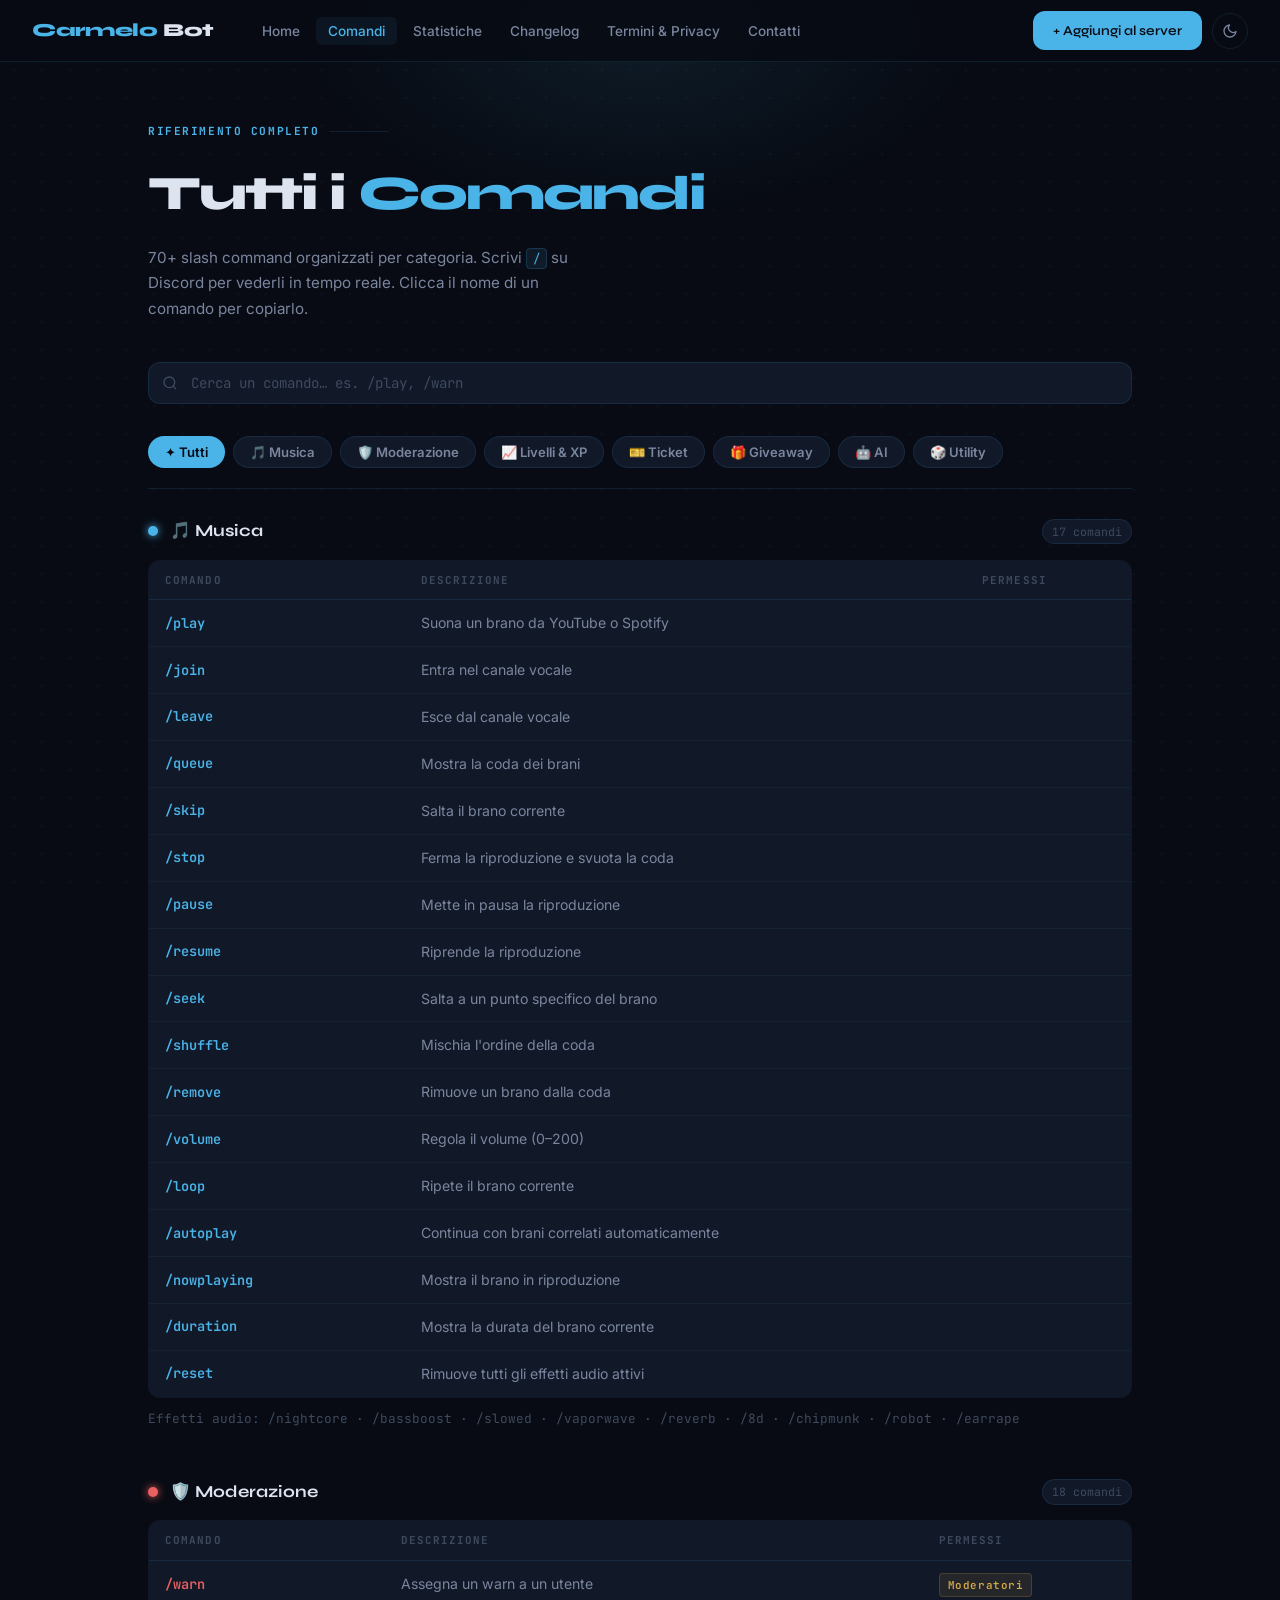
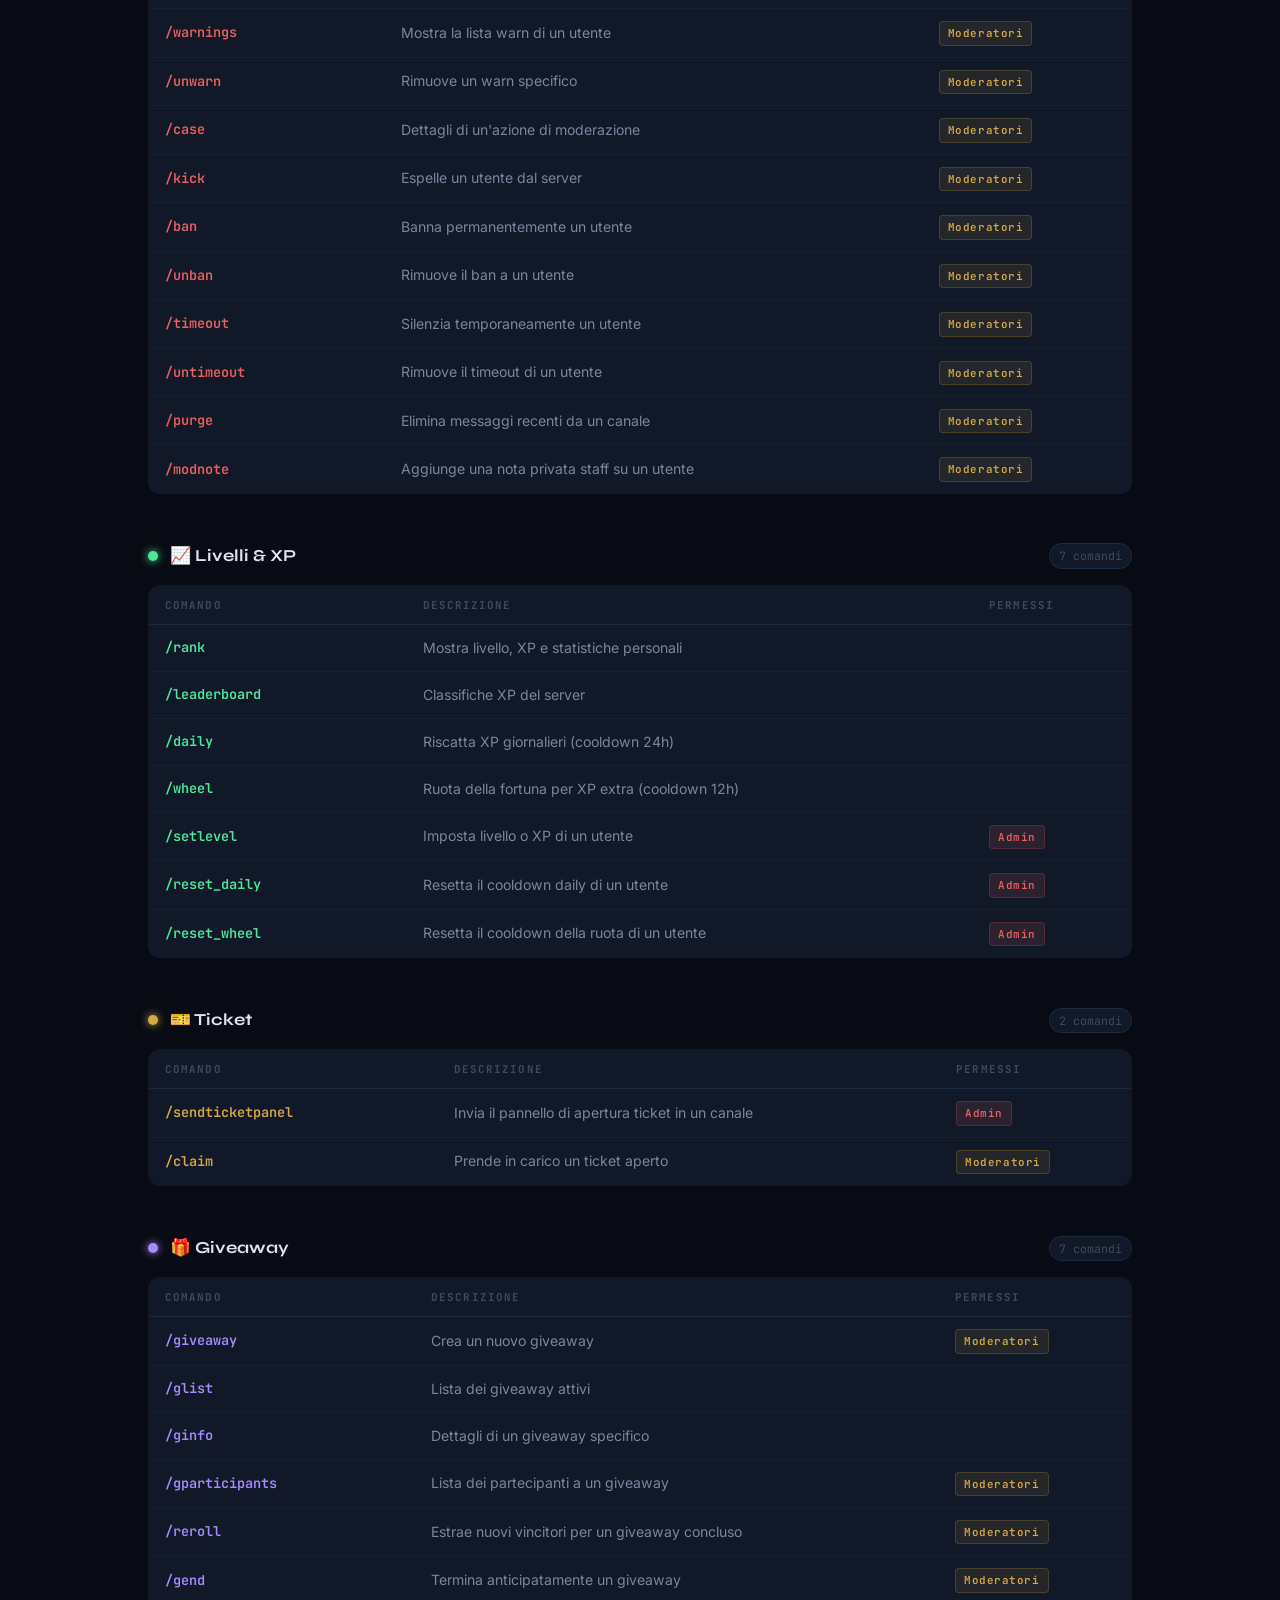
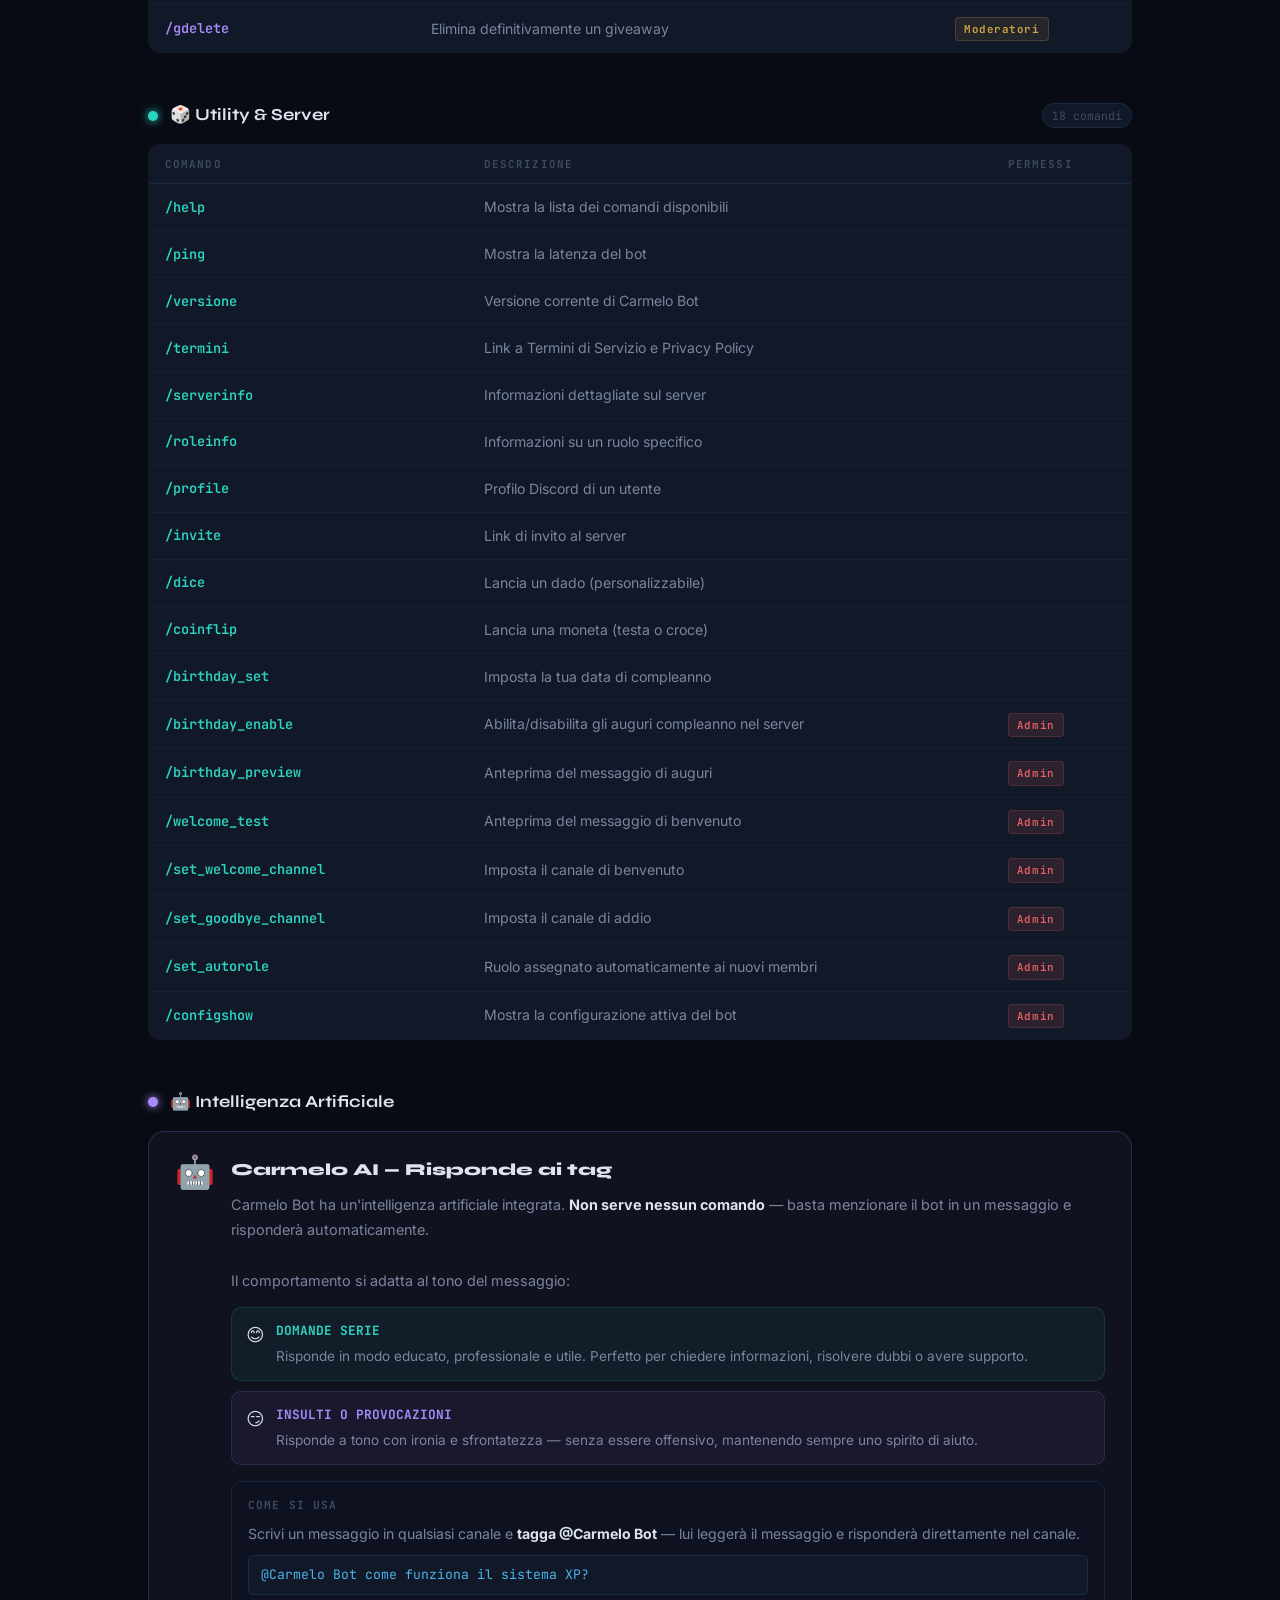
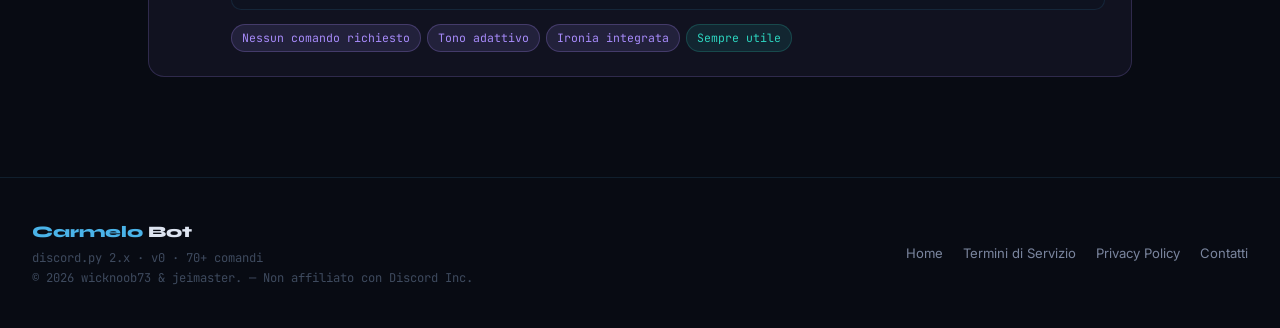
<file: commands.html>
<!DOCTYPE html>
<html lang="it">
<head>
  <meta charset="UTF-8">
  <meta name="viewport" content="width=device-width, initial-scale=1.0">
  <title>Comandi — Carmelo Bot</title>
  <meta name="description" content="Lista completa dei 70+ comandi slash di Carmelo Bot, organizzata per categoria.">
  <meta property="og:type"        content="website">
  <meta property="og:title"       content="Comandi — Carmelo Bot">
  <meta property="og:description" content="70+ slash command organizzati per categoria. Musica, moderazione, livelli, ticket, giveaway e utility.">
  <meta property="og:image"       content="https://placehold.co/1200x630/0a0c14/4ab3e8?text=Carmelo+Bot+Commands">
  <meta name="theme-color"        content="#4ab3e8">
  <link rel="icon" type="image/svg+xml" href="data:image/svg+xml,<svg xmlns='http://www.w3.org/2000/svg' viewBox='0 0 32 32'><rect width='32' height='32' rx='8' fill='%230a0c14'/><text y='24' x='4' font-size='22'>🤖</text></svg>">
  <link rel="stylesheet" href="style.css">
  <style>
    .page-hero { padding: 60px 0 40px; }
    .page-hero h1 {
      font-family: var(--font-display);
      font-size: clamp(2rem, 5vw, 3rem);
      font-weight: 800; letter-spacing: -0.04em;
      margin: 12px 0 10px;
    }
    .page-hero p { color: var(--text-secondary); font-size: 0.95rem; max-width: 460px; }

    /* Filter pills */
    .cat-filter {
      display: flex; flex-wrap: wrap; gap: 8px;
      margin: 32px 0 28px;
      padding-bottom: 20px;
      border-bottom: 1px solid var(--border);
    }
    .cat-pill {
      display: inline-flex; align-items: center; gap: 6px;
      padding: 7px 16px; border-radius: 999px;
      font-size: 0.82rem; font-weight: 600;
      color: var(--text-secondary);
      background: var(--bg-card);
      border: 1px solid var(--border);
      cursor: pointer;
      transition: all var(--ease);
      user-select: none;
      font-family: var(--font-body);
    }
    .cat-pill:hover { color: var(--text-primary); border-color: var(--border-hover); }
    .cat-pill.active { color: var(--bg-base); background: var(--pill-color, var(--blue)); border-color: transparent; }

    /* Search */
    .search-wrap { position: relative; margin-bottom: 24px; }
    .search-wrap svg {
      position: absolute; left: 14px; top: 50%;
      transform: translateY(-50%);
      color: var(--text-muted); pointer-events: none;
    }
    .search-input {
      width: 100%;
      padding: 11px 16px 11px 42px;
      background: var(--bg-card);
      border: 1px solid var(--border);
      border-radius: var(--radius-md);
      color: var(--text-primary);
      font-family: var(--font-mono); font-size: 0.88rem;
      outline: none;
      transition: border-color var(--ease);
    }
    .search-input::placeholder { color: var(--text-muted); }
    .search-input:focus { border-color: var(--blue); }

    /* Category blocks */
    .cat-block { margin-bottom: 48px; }
    .cat-block.hidden { display: none; }
    .cat-heading { display: flex; align-items: center; gap: 12px; margin-bottom: 14px; }
    .cat-dot {
      width: 10px; height: 10px; border-radius: 50%;
      background: var(--cat-color);
      box-shadow: 0 0 8px var(--cat-color);
      flex-shrink: 0;
    }
    .cat-heading h2 { font-family: var(--font-display); font-size: 1.05rem; font-weight: 700; color: var(--text-primary); }
    .cat-count {
      font-size: 0.72rem; font-family: var(--font-mono);
      color: var(--text-muted);
      background: var(--bg-card); border: 1px solid var(--border);
      border-radius: 999px; padding: 2px 9px; margin-left: auto;
    }

    /* Table */
    .cmd-table {
      width: 100%; border-collapse: collapse;
      background: var(--bg-card);
      border: 1px solid var(--border);
      border-radius: var(--radius-md); overflow: hidden;
    }
    .cmd-table thead tr { border-bottom: 1px solid var(--border); }
    .cmd-table th {
      text-align: left; padding: 10px 16px;
      font-size: 0.68rem; font-weight: 700;
      letter-spacing: 0.1em; text-transform: uppercase;
      color: var(--text-muted); font-family: var(--font-mono);
    }
    .cmd-table tbody tr {
      border-bottom: 1px solid rgba(74,179,232,0.06);
      transition: background var(--ease);
    }
    .cmd-table tbody tr:last-child { border-bottom: none; }
    .cmd-table tbody tr:hover { background: var(--bg-hover); }
    .cmd-table td { padding: 11px 16px; font-size: 0.88rem; color: var(--text-secondary); vertical-align: middle; }

    /* Command name cell with copy button */
    .cmd-cell {
      display: flex; align-items: center; gap: 8px;
    }
    .cmd-name {
      font-family: var(--font-mono);
      color: var(--cat-color) !important;
      font-weight: 600; font-size: 0.85rem !important;
      white-space: nowrap;
    }
    .copy-btn {
      display: inline-flex; align-items: center; justify-content: center;
      width: 22px; height: 22px;
      background: transparent;
      border: 1px solid transparent;
      border-radius: 4px;
      cursor: pointer;
      color: var(--text-muted);
      opacity: 0;
      transition: all var(--ease);
      flex-shrink: 0;
      padding: 0;
    }
    .cmd-table tbody tr:hover .copy-btn { opacity: 1; }
    .copy-btn:hover {
      background: rgba(74,179,232,0.1);
      border-color: var(--border-hover);
      color: var(--blue);
    }
    .copy-btn.copied {
      color: var(--green);
      border-color: rgba(77,232,154,0.3);
      background: rgba(77,232,154,0.08);
      opacity: 1;
    }

    /* Badges */
    .cmd-badge {
      display: inline-block; font-size: 0.68rem;
      font-family: var(--font-mono); font-weight: 600;
      padding: 2px 8px; border-radius: 4px; letter-spacing: 0.05em;
    }
    .badge-admin { background: rgba(232,96,96,0.12); color:#e86060; border:1px solid rgba(232,96,96,0.2); }
    .badge-mod   { background: rgba(212,169,71,0.1);  color:#d4a947; border:1px solid rgba(212,169,71,0.2); }

    /* Note under table */
    .cat-note {
      font-size: 0.8rem; color: var(--text-muted);
      margin-top: 10px; font-family: var(--font-mono);
    }

    /* No results */
    .no-results {
      text-align: center; padding: 60px 20px;
      color: var(--text-muted); font-size: 0.9rem; display: none;
    }

    @media (max-width: 640px) {
      .cmd-table th:nth-child(3), .cmd-table td:nth-child(3) { display: none; }
      .page-hero { padding: 40px 0 28px; }
      .copy-btn { opacity: 1; }
    }
  
    /* ── Commands search ── */
    .cmd-search-wrap {
      display: flex; gap: 10px; flex-wrap: wrap;
      margin-bottom: 24px; align-items: center;
    }
    .cmd-search {
      flex: 1; min-width: 200px;
      padding: 10px 16px;
      background: var(--bg-card);
      border: 1px solid var(--border);
      border-radius: var(--radius-md);
      color: var(--text-primary);
      font-family: var(--font-body);
      font-size: 0.9rem;
      outline: none;
      transition: border-color var(--ease);
    }
    .cmd-search::placeholder { color: var(--text-muted); }
    .cmd-search:focus { border-color: var(--blue); }
    .cmd-cats {
      display: flex; flex-wrap: wrap; gap: 6px;
    }
    .cmd-cat {
      padding: 6px 14px;
      border-radius: 999px;
      border: 1px solid var(--border);
      background: transparent;
      color: var(--text-secondary);
      font-family: var(--font-mono);
      font-size: 0.72rem; font-weight: 600;
      cursor: pointer;
      transition: all var(--ease);
    }
    .cmd-cat:hover { border-color: var(--blue); color: var(--blue); }
    .cmd-cat.active { background: var(--blue); border-color: var(--blue); color: var(--bg-base); }
    .cmd-item { transition: opacity 0.15s; }
    .cmd-item.hidden { display: none; }
    .cmd-section.hidden { display: none; }
    .cmd-no-results { color: var(--text-muted); font-size: 0.9rem; padding: 20px 0; display: none; }

  
    .cmd-panel-overlay {
      position: fixed; inset: 0;
      background: rgba(0,0,0,0.65);
      backdrop-filter: blur(5px);
      z-index: 200;
      opacity: 0; pointer-events: none;
      transition: opacity 0.2s;
      display: flex; align-items: center; justify-content: center;
      padding: 20px;
    }
    .cmd-panel-overlay.open { opacity: 1; pointer-events: all; }
    .cmd-panel {
      background: var(--bg-card);
      border: 1px solid var(--border-hover);
      border-radius: var(--radius-lg);
      width: 100%; max-width: 520px;
      max-height: 88vh; overflow-y: auto;
      padding: 32px; position: relative;
      transform: translateY(16px) scale(0.97);
      transition: transform 0.22s cubic-bezier(.4,0,.2,1);
      box-shadow: 0 24px 80px rgba(0,0,0,0.6);
    }
    .cmd-panel-overlay.open .cmd-panel { transform: translateY(0) scale(1); }
    .cmd-panel-close {
      position: absolute; top: 16px; right: 16px;
      width: 30px; height: 30px;
      background: none; border: 1px solid var(--border);
      border-radius: 50%; cursor: pointer;
      color: var(--text-muted);
      display: flex; align-items: center; justify-content: center;
      font-size: 0.9rem; transition: all var(--ease);
    }
    .cmd-panel-close:hover { border-color: var(--red); color: var(--red); }
    .cmd-panel-name { font-family:var(--font-mono); font-size:1.25rem; font-weight:700; color:var(--panel-color,var(--blue)); margin-bottom:6px; }
    .cmd-panel-badge { display:inline-block; font-size:0.68rem; font-weight:700; font-family:var(--font-mono); padding:2px 8px; border-radius:4px; margin-bottom:14px; }
    .cmd-panel-badge.admin { background:rgba(232,96,96,0.12); color:#e86060; border:1px solid rgba(232,96,96,0.2); }
    .cmd-panel-badge.mod   { background:rgba(212,169,71,0.1); color:#d4a947; border:1px solid rgba(212,169,71,0.2); }
    .cmd-panel-desc { font-size:0.92rem; color:var(--text-secondary); line-height:1.7; margin-bottom:20px; padding-bottom:18px; border-bottom:1px solid var(--border); }
    .cmd-panel-section { margin-bottom:14px; }
    .cmd-panel-section-label { font-size:0.65rem; font-weight:700; letter-spacing:0.12em; text-transform:uppercase; color:var(--text-muted); font-family:var(--font-mono); margin-bottom:6px; }
    .cmd-panel-code { background:var(--bg-surface); border:1px solid var(--border); border-radius:var(--radius-sm); padding:10px 14px; font-family:var(--font-mono); font-size:0.82rem; color:var(--text-primary); white-space:pre-wrap; }
    .cmd-panel-meta { display:flex; gap:8px; flex-wrap:wrap; margin-top:14px; }
    .cmd-panel-chip { display:inline-flex; align-items:center; gap:4px; padding:3px 10px; background:var(--bg-surface); border:1px solid var(--border); border-radius:999px; font-size:0.73rem; color:var(--text-muted); font-family:var(--font-mono); }
    .cmd-panel-copy { width:100%; margin-top:18px; padding:11px; background:var(--panel-color,var(--blue)); color:var(--bg-base); border:none; border-radius:var(--radius-md); font-family:var(--font-display); font-weight:700; font-size:0.88rem; cursor:pointer; transition:opacity var(--ease),transform var(--ease); }
    .cmd-panel-copy:hover { opacity:0.85; transform:translateY(-1px); }
    .cmd-panel-copy.copied { background:var(--green); }
    .cmd-table tbody tr { cursor:pointer; }
    .cmd-table tbody tr:hover { background:rgba(255,255,255,0.03); }

  </style>
</head>
<body>

<script src="version.js" defer></script>

<nav class="navbar">
  <a href="index.html" class="navbar-logo"><span>Carmelo</span> Bot</a>
  <ul class="navbar-links">
    <li><a href="index.html">Home</a></li>
    <li><a href="commands.html" class="active">Comandi</a></li>
    <li><a href="stats.html">Statistiche</a></li>
    <li><a href="changelog.html">Changelog</a></li>
    <li><a href="legal.html">Termini & Privacy</a></li>
    <li><a href="legal.html#contatti">Contatti</a></li>
  </ul>
  <a href="#" class="navbar-cta">+ Aggiungi al server</a>
  <button class="theme-toggle" id="themeToggle" aria-label="Cambia tema">
    <svg class="icon-moon" viewBox="0 0 24 24" fill="none" stroke="currentColor" stroke-width="2" stroke-linecap="round" stroke-linejoin="round"><path d="M21 12.79A9 9 0 1 1 11.21 3 7 7 0 0 0 21 12.79z"/></svg>
    <svg class="icon-sun"  viewBox="0 0 24 24" fill="none" stroke="currentColor" stroke-width="2" stroke-linecap="round" stroke-linejoin="round"><circle cx="12" cy="12" r="5"/><line x1="12" y1="1" x2="12" y2="3"/><line x1="12" y1="21" x2="12" y2="23"/><line x1="4.22" y1="4.22" x2="5.64" y2="5.64"/><line x1="18.36" y1="18.36" x2="19.78" y2="19.78"/><line x1="1" y1="12" x2="3" y2="12"/><line x1="21" y1="12" x2="23" y2="12"/><line x1="4.22" y1="19.78" x2="5.64" y2="18.36"/><line x1="18.36" y1="5.64" x2="19.78" y2="4.22"/></svg>
  </button>
  <button class="hamburger" id="hamburgerBtn" aria-label="Menu"><span></span><span></span><span></span></button>
</nav>

<div class="mobile-menu" id="mobileMenu">
  <a href="index.html">Home</a>
  <a href="commands.html" class="active">Comandi</a>
  <a href="changelog.html">Changelog</a>
  <a href="legal.html">Termini & Privacy</a>
  <a href="legal.html#contatti">Contatti</a>
  <a href="#" class="mobile-cta">+ Aggiungi al server</a>
</div>

<div class="container container--wide">

  <header class="page-hero">
    <div class="section-label">Riferimento completo</div>
    <h1>Tutti i <span style="color:var(--blue);">Comandi</span></h1>
    <p>70+ slash command organizzati per categoria. Scrivi <code>/</code> su Discord per vederli in tempo reale. Clicca il nome di un comando per copiarlo.</p>
  </header>


  <div class="search-wrap">
    <svg width="16" height="16" viewBox="0 0 24 24" fill="none" stroke="currentColor" stroke-width="2"><circle cx="11" cy="11" r="8"/><path d="m21 21-4.35-4.35"/></svg>
    <input class="search-input" type="text" id="cmd-search" placeholder="Cerca un comando… es. /play, /warn" autocomplete="off">
  </div>

  <div class="cat-filter">
    <button class="cat-pill active" data-filter="all"        style="--pill-color:#4ab3e8;">✦ Tutti</button>
    <button class="cat-pill" data-filter="musica"            style="--pill-color:#4ab3e8;">🎵 Musica</button>
    <button class="cat-pill" data-filter="moderazione"       style="--pill-color:#e86060;">🛡️ Moderazione</button>
    <button class="cat-pill" data-filter="livelli"           style="--pill-color:#4de89a;">📈 Livelli & XP</button>
    <button class="cat-pill" data-filter="ticket"            style="--pill-color:#d4a947;">🎫 Ticket</button>
    <button class="cat-pill" data-filter="giveaway"          style="--pill-color:#a78bfa;">🎁 Giveaway</button>
    <button class="cat-pill" data-filter="ia" style="--pill-color:#a78bfa;">🤖 AI</button>
    <button class="cat-pill" data-filter="utility"           style="--pill-color:#2dd4bf;">🎲 Utility</button>
  </div>

  <div id="no-results" class="no-results">
    Nessun comando trovato per "<span id="no-results-term"></span>".
  </div>

  <!-- MUSICA -->
  <div class="cat-block" data-cat="musica">
    <div class="cat-heading" style="--cat-color:#4ab3e8;">
      <div class="cat-dot"></div>
      <h2>🎵 Musica</h2>
      <span class="cat-count">17 comandi</span>
    </div>
    <table class="cmd-table" style="--cat-color:#4ab3e8;">
      <thead><tr><th>Comando</th><th>Descrizione</th><th>Permessi</th></tr></thead>
      <tbody>
        <tr><td><div class="cmd-cell"><span class="cmd-name">/play</span><button class="copy-btn" data-cmd="/play" title="Copia"><svg width="12" height="12" viewBox="0 0 24 24" fill="none" stroke="currentColor" stroke-width="2"><rect x="9" y="9" width="13" height="13" rx="2"/><path d="M5 15H4a2 2 0 0 1-2-2V4a2 2 0 0 1 2-2h9a2 2 0 0 1 2 2v1"/></svg></button></div></td><td>Suona un brano da YouTube o Spotify</td><td></td></tr>
        <tr><td><div class="cmd-cell"><span class="cmd-name">/join</span><button class="copy-btn" data-cmd="/join" title="Copia"><svg width="12" height="12" viewBox="0 0 24 24" fill="none" stroke="currentColor" stroke-width="2"><rect x="9" y="9" width="13" height="13" rx="2"/><path d="M5 15H4a2 2 0 0 1-2-2V4a2 2 0 0 1 2-2h9a2 2 0 0 1 2 2v1"/></svg></button></div></td><td>Entra nel canale vocale</td><td></td></tr>
        <tr><td><div class="cmd-cell"><span class="cmd-name">/leave</span><button class="copy-btn" data-cmd="/leave" title="Copia"><svg width="12" height="12" viewBox="0 0 24 24" fill="none" stroke="currentColor" stroke-width="2"><rect x="9" y="9" width="13" height="13" rx="2"/><path d="M5 15H4a2 2 0 0 1-2-2V4a2 2 0 0 1 2-2h9a2 2 0 0 1 2 2v1"/></svg></button></div></td><td>Esce dal canale vocale</td><td></td></tr>
        <tr><td><div class="cmd-cell"><span class="cmd-name">/queue</span><button class="copy-btn" data-cmd="/queue" title="Copia"><svg width="12" height="12" viewBox="0 0 24 24" fill="none" stroke="currentColor" stroke-width="2"><rect x="9" y="9" width="13" height="13" rx="2"/><path d="M5 15H4a2 2 0 0 1-2-2V4a2 2 0 0 1 2-2h9a2 2 0 0 1 2 2v1"/></svg></button></div></td><td>Mostra la coda dei brani</td><td></td></tr>
        <tr><td><div class="cmd-cell"><span class="cmd-name">/skip</span><button class="copy-btn" data-cmd="/skip" title="Copia"><svg width="12" height="12" viewBox="0 0 24 24" fill="none" stroke="currentColor" stroke-width="2"><rect x="9" y="9" width="13" height="13" rx="2"/><path d="M5 15H4a2 2 0 0 1-2-2V4a2 2 0 0 1 2-2h9a2 2 0 0 1 2 2v1"/></svg></button></div></td><td>Salta il brano corrente</td><td></td></tr>
        <tr><td><div class="cmd-cell"><span class="cmd-name">/stop</span><button class="copy-btn" data-cmd="/stop" title="Copia"><svg width="12" height="12" viewBox="0 0 24 24" fill="none" stroke="currentColor" stroke-width="2"><rect x="9" y="9" width="13" height="13" rx="2"/><path d="M5 15H4a2 2 0 0 1-2-2V4a2 2 0 0 1 2-2h9a2 2 0 0 1 2 2v1"/></svg></button></div></td><td>Ferma la riproduzione e svuota la coda</td><td></td></tr>
        <tr><td><div class="cmd-cell"><span class="cmd-name">/pause</span><button class="copy-btn" data-cmd="/pause" title="Copia"><svg width="12" height="12" viewBox="0 0 24 24" fill="none" stroke="currentColor" stroke-width="2"><rect x="9" y="9" width="13" height="13" rx="2"/><path d="M5 15H4a2 2 0 0 1-2-2V4a2 2 0 0 1 2-2h9a2 2 0 0 1 2 2v1"/></svg></button></div></td><td>Mette in pausa la riproduzione</td><td></td></tr>
        <tr><td><div class="cmd-cell"><span class="cmd-name">/resume</span><button class="copy-btn" data-cmd="/resume" title="Copia"><svg width="12" height="12" viewBox="0 0 24 24" fill="none" stroke="currentColor" stroke-width="2"><rect x="9" y="9" width="13" height="13" rx="2"/><path d="M5 15H4a2 2 0 0 1-2-2V4a2 2 0 0 1 2-2h9a2 2 0 0 1 2 2v1"/></svg></button></div></td><td>Riprende la riproduzione</td><td></td></tr>
        <tr><td><div class="cmd-cell"><span class="cmd-name">/seek</span><button class="copy-btn" data-cmd="/seek" title="Copia"><svg width="12" height="12" viewBox="0 0 24 24" fill="none" stroke="currentColor" stroke-width="2"><rect x="9" y="9" width="13" height="13" rx="2"/><path d="M5 15H4a2 2 0 0 1-2-2V4a2 2 0 0 1 2-2h9a2 2 0 0 1 2 2v1"/></svg></button></div></td><td>Salta a un punto specifico del brano</td><td></td></tr>
        <tr><td><div class="cmd-cell"><span class="cmd-name">/shuffle</span><button class="copy-btn" data-cmd="/shuffle" title="Copia"><svg width="12" height="12" viewBox="0 0 24 24" fill="none" stroke="currentColor" stroke-width="2"><rect x="9" y="9" width="13" height="13" rx="2"/><path d="M5 15H4a2 2 0 0 1-2-2V4a2 2 0 0 1 2-2h9a2 2 0 0 1 2 2v1"/></svg></button></div></td><td>Mischia l'ordine della coda</td><td></td></tr>
        <tr><td><div class="cmd-cell"><span class="cmd-name">/remove</span><button class="copy-btn" data-cmd="/remove" title="Copia"><svg width="12" height="12" viewBox="0 0 24 24" fill="none" stroke="currentColor" stroke-width="2"><rect x="9" y="9" width="13" height="13" rx="2"/><path d="M5 15H4a2 2 0 0 1-2-2V4a2 2 0 0 1 2-2h9a2 2 0 0 1 2 2v1"/></svg></button></div></td><td>Rimuove un brano dalla coda</td><td></td></tr>
        <tr><td><div class="cmd-cell"><span class="cmd-name">/volume</span><button class="copy-btn" data-cmd="/volume" title="Copia"><svg width="12" height="12" viewBox="0 0 24 24" fill="none" stroke="currentColor" stroke-width="2"><rect x="9" y="9" width="13" height="13" rx="2"/><path d="M5 15H4a2 2 0 0 1-2-2V4a2 2 0 0 1 2-2h9a2 2 0 0 1 2 2v1"/></svg></button></div></td><td>Regola il volume (0–200)</td><td></td></tr>
        <tr><td><div class="cmd-cell"><span class="cmd-name">/loop</span><button class="copy-btn" data-cmd="/loop" title="Copia"><svg width="12" height="12" viewBox="0 0 24 24" fill="none" stroke="currentColor" stroke-width="2"><rect x="9" y="9" width="13" height="13" rx="2"/><path d="M5 15H4a2 2 0 0 1-2-2V4a2 2 0 0 1 2-2h9a2 2 0 0 1 2 2v1"/></svg></button></div></td><td>Ripete il brano corrente</td><td></td></tr>
        <tr><td><div class="cmd-cell"><span class="cmd-name">/autoplay</span><button class="copy-btn" data-cmd="/autoplay" title="Copia"><svg width="12" height="12" viewBox="0 0 24 24" fill="none" stroke="currentColor" stroke-width="2"><rect x="9" y="9" width="13" height="13" rx="2"/><path d="M5 15H4a2 2 0 0 1-2-2V4a2 2 0 0 1 2-2h9a2 2 0 0 1 2 2v1"/></svg></button></div></td><td>Continua con brani correlati automaticamente</td><td></td></tr>
        <tr><td><div class="cmd-cell"><span class="cmd-name">/nowplaying</span><button class="copy-btn" data-cmd="/nowplaying" title="Copia"><svg width="12" height="12" viewBox="0 0 24 24" fill="none" stroke="currentColor" stroke-width="2"><rect x="9" y="9" width="13" height="13" rx="2"/><path d="M5 15H4a2 2 0 0 1-2-2V4a2 2 0 0 1 2-2h9a2 2 0 0 1 2 2v1"/></svg></button></div></td><td>Mostra il brano in riproduzione</td><td></td></tr>
        <tr><td><div class="cmd-cell"><span class="cmd-name">/duration</span><button class="copy-btn" data-cmd="/duration" title="Copia"><svg width="12" height="12" viewBox="0 0 24 24" fill="none" stroke="currentColor" stroke-width="2"><rect x="9" y="9" width="13" height="13" rx="2"/><path d="M5 15H4a2 2 0 0 1-2-2V4a2 2 0 0 1 2-2h9a2 2 0 0 1 2 2v1"/></svg></button></div></td><td>Mostra la durata del brano corrente</td><td></td></tr>
        <tr><td><div class="cmd-cell"><span class="cmd-name">/reset</span><button class="copy-btn" data-cmd="/reset" title="Copia"><svg width="12" height="12" viewBox="0 0 24 24" fill="none" stroke="currentColor" stroke-width="2"><rect x="9" y="9" width="13" height="13" rx="2"/><path d="M5 15H4a2 2 0 0 1-2-2V4a2 2 0 0 1 2-2h9a2 2 0 0 1 2 2v1"/></svg></button></div></td><td>Rimuove tutti gli effetti audio attivi</td><td></td></tr>
      </tbody>
    </table>
    <p class="cat-note">Effetti audio: /nightcore · /bassboost · /slowed · /vaporwave · /reverb · /8d · /chipmunk · /robot · /earrape</p>
  </div>

  <!-- MODERAZIONE -->
  <div class="cat-block" data-cat="moderazione">
    <div class="cat-heading" style="--cat-color:#e86060;">
      <div class="cat-dot"></div>
      <h2>🛡️ Moderazione</h2>
      <span class="cat-count">18 comandi</span>
    </div>
    <table class="cmd-table" style="--cat-color:#e86060;">
      <thead><tr><th>Comando</th><th>Descrizione</th><th>Permessi</th></tr></thead>
      <tbody>
        <tr><td><div class="cmd-cell"><span class="cmd-name">/warn</span><button class="copy-btn" data-cmd="/warn" title="Copia"><svg width="12" height="12" viewBox="0 0 24 24" fill="none" stroke="currentColor" stroke-width="2"><rect x="9" y="9" width="13" height="13" rx="2"/><path d="M5 15H4a2 2 0 0 1-2-2V4a2 2 0 0 1 2-2h9a2 2 0 0 1 2 2v1"/></svg></button></div></td><td>Assegna un warn a un utente</td><td><span class="cmd-badge badge-mod">Moderatori</span></td></tr>
        <tr><td><div class="cmd-cell"><span class="cmd-name">/warnings</span><button class="copy-btn" data-cmd="/warnings" title="Copia"><svg width="12" height="12" viewBox="0 0 24 24" fill="none" stroke="currentColor" stroke-width="2"><rect x="9" y="9" width="13" height="13" rx="2"/><path d="M5 15H4a2 2 0 0 1-2-2V4a2 2 0 0 1 2-2h9a2 2 0 0 1 2 2v1"/></svg></button></div></td><td>Mostra la lista warn di un utente</td><td><span class="cmd-badge badge-mod">Moderatori</span></td></tr>
        <tr><td><div class="cmd-cell"><span class="cmd-name">/unwarn</span><button class="copy-btn" data-cmd="/unwarn" title="Copia"><svg width="12" height="12" viewBox="0 0 24 24" fill="none" stroke="currentColor" stroke-width="2"><rect x="9" y="9" width="13" height="13" rx="2"/><path d="M5 15H4a2 2 0 0 1-2-2V4a2 2 0 0 1 2-2h9a2 2 0 0 1 2 2v1"/></svg></button></div></td><td>Rimuove un warn specifico</td><td><span class="cmd-badge badge-mod">Moderatori</span></td></tr>
        <tr><td><div class="cmd-cell"><span class="cmd-name">/case</span><button class="copy-btn" data-cmd="/case" title="Copia"><svg width="12" height="12" viewBox="0 0 24 24" fill="none" stroke="currentColor" stroke-width="2"><rect x="9" y="9" width="13" height="13" rx="2"/><path d="M5 15H4a2 2 0 0 1-2-2V4a2 2 0 0 1 2-2h9a2 2 0 0 1 2 2v1"/></svg></button></div></td><td>Dettagli di un'azione di moderazione</td><td><span class="cmd-badge badge-mod">Moderatori</span></td></tr>
        <tr><td><div class="cmd-cell"><span class="cmd-name">/kick</span><button class="copy-btn" data-cmd="/kick" title="Copia"><svg width="12" height="12" viewBox="0 0 24 24" fill="none" stroke="currentColor" stroke-width="2"><rect x="9" y="9" width="13" height="13" rx="2"/><path d="M5 15H4a2 2 0 0 1-2-2V4a2 2 0 0 1 2-2h9a2 2 0 0 1 2 2v1"/></svg></button></div></td><td>Espelle un utente dal server</td><td><span class="cmd-badge badge-mod">Moderatori</span></td></tr>
        <tr><td><div class="cmd-cell"><span class="cmd-name">/ban</span><button class="copy-btn" data-cmd="/ban" title="Copia"><svg width="12" height="12" viewBox="0 0 24 24" fill="none" stroke="currentColor" stroke-width="2"><rect x="9" y="9" width="13" height="13" rx="2"/><path d="M5 15H4a2 2 0 0 1-2-2V4a2 2 0 0 1 2-2h9a2 2 0 0 1 2 2v1"/></svg></button></div></td><td>Banna permanentemente un utente</td><td><span class="cmd-badge badge-mod">Moderatori</span></td></tr>
        <tr><td><div class="cmd-cell"><span class="cmd-name">/unban</span><button class="copy-btn" data-cmd="/unban" title="Copia"><svg width="12" height="12" viewBox="0 0 24 24" fill="none" stroke="currentColor" stroke-width="2"><rect x="9" y="9" width="13" height="13" rx="2"/><path d="M5 15H4a2 2 0 0 1-2-2V4a2 2 0 0 1 2-2h9a2 2 0 0 1 2 2v1"/></svg></button></div></td><td>Rimuove il ban a un utente</td><td><span class="cmd-badge badge-mod">Moderatori</span></td></tr>
        <tr><td><div class="cmd-cell"><span class="cmd-name">/timeout</span><button class="copy-btn" data-cmd="/timeout" title="Copia"><svg width="12" height="12" viewBox="0 0 24 24" fill="none" stroke="currentColor" stroke-width="2"><rect x="9" y="9" width="13" height="13" rx="2"/><path d="M5 15H4a2 2 0 0 1-2-2V4a2 2 0 0 1 2-2h9a2 2 0 0 1 2 2v1"/></svg></button></div></td><td>Silenzia temporaneamente un utente</td><td><span class="cmd-badge badge-mod">Moderatori</span></td></tr>
        <tr><td><div class="cmd-cell"><span class="cmd-name">/untimeout</span><button class="copy-btn" data-cmd="/untimeout" title="Copia"><svg width="12" height="12" viewBox="0 0 24 24" fill="none" stroke="currentColor" stroke-width="2"><rect x="9" y="9" width="13" height="13" rx="2"/><path d="M5 15H4a2 2 0 0 1-2-2V4a2 2 0 0 1 2-2h9a2 2 0 0 1 2 2v1"/></svg></button></div></td><td>Rimuove il timeout di un utente</td><td><span class="cmd-badge badge-mod">Moderatori</span></td></tr>
        <tr><td><div class="cmd-cell"><span class="cmd-name">/purge</span><button class="copy-btn" data-cmd="/purge" title="Copia"><svg width="12" height="12" viewBox="0 0 24 24" fill="none" stroke="currentColor" stroke-width="2"><rect x="9" y="9" width="13" height="13" rx="2"/><path d="M5 15H4a2 2 0 0 1-2-2V4a2 2 0 0 1 2-2h9a2 2 0 0 1 2 2v1"/></svg></button></div></td><td>Elimina messaggi recenti da un canale</td><td><span class="cmd-badge badge-mod">Moderatori</span></td></tr>
        <tr><td><div class="cmd-cell"><span class="cmd-name">/modnote</span><button class="copy-btn" data-cmd="/modnote" title="Copia"><svg width="12" height="12" viewBox="0 0 24 24" fill="none" stroke="currentColor" stroke-width="2"><rect x="9" y="9" width="13" height="13" rx="2"/><path d="M5 15H4a2 2 0 0 1-2-2V4a2 2 0 0 1 2-2h9a2 2 0 0 1 2 2v1"/></svg></button></div></td><td>Aggiunge una nota privata staff su un utente</td><td><span class="cmd-badge badge-mod">Moderatori</span></td></tr>
      </tbody>
    </table>
  </div>

  <!-- LIVELLI -->
  <div class="cat-block" data-cat="livelli">
    <div class="cat-heading" style="--cat-color:#4de89a;">
      <div class="cat-dot"></div>
      <h2>📈 Livelli & XP</h2>
      <span class="cat-count">7 comandi</span>
    </div>
    <table class="cmd-table" style="--cat-color:#4de89a;">
      <thead><tr><th>Comando</th><th>Descrizione</th><th>Permessi</th></tr></thead>
      <tbody>
        <tr><td><div class="cmd-cell"><span class="cmd-name">/rank</span><button class="copy-btn" data-cmd="/rank" title="Copia"><svg width="12" height="12" viewBox="0 0 24 24" fill="none" stroke="currentColor" stroke-width="2"><rect x="9" y="9" width="13" height="13" rx="2"/><path d="M5 15H4a2 2 0 0 1-2-2V4a2 2 0 0 1 2-2h9a2 2 0 0 1 2 2v1"/></svg></button></div></td><td>Mostra livello, XP e statistiche personali</td><td></td></tr>
        <tr><td><div class="cmd-cell"><span class="cmd-name">/leaderboard</span><button class="copy-btn" data-cmd="/leaderboard" title="Copia"><svg width="12" height="12" viewBox="0 0 24 24" fill="none" stroke="currentColor" stroke-width="2"><rect x="9" y="9" width="13" height="13" rx="2"/><path d="M5 15H4a2 2 0 0 1-2-2V4a2 2 0 0 1 2-2h9a2 2 0 0 1 2 2v1"/></svg></button></div></td><td>Classifiche XP del server</td><td></td></tr>
        <tr><td><div class="cmd-cell"><span class="cmd-name">/daily</span><button class="copy-btn" data-cmd="/daily" title="Copia"><svg width="12" height="12" viewBox="0 0 24 24" fill="none" stroke="currentColor" stroke-width="2"><rect x="9" y="9" width="13" height="13" rx="2"/><path d="M5 15H4a2 2 0 0 1-2-2V4a2 2 0 0 1 2-2h9a2 2 0 0 1 2 2v1"/></svg></button></div></td><td>Riscatta XP giornalieri (cooldown 24h)</td><td></td></tr>
        <tr><td><div class="cmd-cell"><span class="cmd-name">/wheel</span><button class="copy-btn" data-cmd="/wheel" title="Copia"><svg width="12" height="12" viewBox="0 0 24 24" fill="none" stroke="currentColor" stroke-width="2"><rect x="9" y="9" width="13" height="13" rx="2"/><path d="M5 15H4a2 2 0 0 1-2-2V4a2 2 0 0 1 2-2h9a2 2 0 0 1 2 2v1"/></svg></button></div></td><td>Ruota della fortuna per XP extra (cooldown 12h)</td><td></td></tr>
        <tr><td><div class="cmd-cell"><span class="cmd-name">/setlevel</span><button class="copy-btn" data-cmd="/setlevel" title="Copia"><svg width="12" height="12" viewBox="0 0 24 24" fill="none" stroke="currentColor" stroke-width="2"><rect x="9" y="9" width="13" height="13" rx="2"/><path d="M5 15H4a2 2 0 0 1-2-2V4a2 2 0 0 1 2-2h9a2 2 0 0 1 2 2v1"/></svg></button></div></td><td>Imposta livello o XP di un utente</td><td><span class="cmd-badge badge-admin">Admin</span></td></tr>
        <tr><td><div class="cmd-cell"><span class="cmd-name">/reset_daily</span><button class="copy-btn" data-cmd="/reset_daily" title="Copia"><svg width="12" height="12" viewBox="0 0 24 24" fill="none" stroke="currentColor" stroke-width="2"><rect x="9" y="9" width="13" height="13" rx="2"/><path d="M5 15H4a2 2 0 0 1-2-2V4a2 2 0 0 1 2-2h9a2 2 0 0 1 2 2v1"/></svg></button></div></td><td>Resetta il cooldown daily di un utente</td><td><span class="cmd-badge badge-admin">Admin</span></td></tr>
        <tr><td><div class="cmd-cell"><span class="cmd-name">/reset_wheel</span><button class="copy-btn" data-cmd="/reset_wheel" title="Copia"><svg width="12" height="12" viewBox="0 0 24 24" fill="none" stroke="currentColor" stroke-width="2"><rect x="9" y="9" width="13" height="13" rx="2"/><path d="M5 15H4a2 2 0 0 1-2-2V4a2 2 0 0 1 2-2h9a2 2 0 0 1 2 2v1"/></svg></button></div></td><td>Resetta il cooldown della ruota di un utente</td><td><span class="cmd-badge badge-admin">Admin</span></td></tr>
      </tbody>
    </table>
  </div>

  <!-- TICKET -->
  <div class="cat-block" data-cat="ticket">
    <div class="cat-heading" style="--cat-color:#d4a947;">
      <div class="cat-dot"></div>
      <h2>🎫 Ticket</h2>
      <span class="cat-count">2 comandi</span>
    </div>
    <table class="cmd-table" style="--cat-color:#d4a947;">
      <thead><tr><th>Comando</th><th>Descrizione</th><th>Permessi</th></tr></thead>
      <tbody>
        <tr><td><div class="cmd-cell"><span class="cmd-name">/sendticketpanel</span><button class="copy-btn" data-cmd="/sendticketpanel" title="Copia"><svg width="12" height="12" viewBox="0 0 24 24" fill="none" stroke="currentColor" stroke-width="2"><rect x="9" y="9" width="13" height="13" rx="2"/><path d="M5 15H4a2 2 0 0 1-2-2V4a2 2 0 0 1 2-2h9a2 2 0 0 1 2 2v1"/></svg></button></div></td><td>Invia il pannello di apertura ticket in un canale</td><td><span class="cmd-badge badge-admin">Admin</span></td></tr>
        <tr><td><div class="cmd-cell"><span class="cmd-name">/claim</span><button class="copy-btn" data-cmd="/claim" title="Copia"><svg width="12" height="12" viewBox="0 0 24 24" fill="none" stroke="currentColor" stroke-width="2"><rect x="9" y="9" width="13" height="13" rx="2"/><path d="M5 15H4a2 2 0 0 1-2-2V4a2 2 0 0 1 2-2h9a2 2 0 0 1 2 2v1"/></svg></button></div></td><td>Prende in carico un ticket aperto</td><td><span class="cmd-badge badge-mod">Moderatori</span></td></tr>
      </tbody>
    </table>
  </div>

  <!-- GIVEAWAY -->
  <div class="cat-block" data-cat="giveaway">
    <div class="cat-heading" style="--cat-color:#a78bfa;">
      <div class="cat-dot"></div>
      <h2>🎁 Giveaway</h2>
      <span class="cat-count">7 comandi</span>
    </div>
    <table class="cmd-table" style="--cat-color:#a78bfa;">
      <thead><tr><th>Comando</th><th>Descrizione</th><th>Permessi</th></tr></thead>
      <tbody>
        <tr><td><div class="cmd-cell"><span class="cmd-name">/giveaway</span><button class="copy-btn" data-cmd="/giveaway" title="Copia"><svg width="12" height="12" viewBox="0 0 24 24" fill="none" stroke="currentColor" stroke-width="2"><rect x="9" y="9" width="13" height="13" rx="2"/><path d="M5 15H4a2 2 0 0 1-2-2V4a2 2 0 0 1 2-2h9a2 2 0 0 1 2 2v1"/></svg></button></div></td><td>Crea un nuovo giveaway</td><td><span class="cmd-badge badge-mod">Moderatori</span></td></tr>
        <tr><td><div class="cmd-cell"><span class="cmd-name">/glist</span><button class="copy-btn" data-cmd="/glist" title="Copia"><svg width="12" height="12" viewBox="0 0 24 24" fill="none" stroke="currentColor" stroke-width="2"><rect x="9" y="9" width="13" height="13" rx="2"/><path d="M5 15H4a2 2 0 0 1-2-2V4a2 2 0 0 1 2-2h9a2 2 0 0 1 2 2v1"/></svg></button></div></td><td>Lista dei giveaway attivi</td><td></td></tr>
        <tr><td><div class="cmd-cell"><span class="cmd-name">/ginfo</span><button class="copy-btn" data-cmd="/ginfo" title="Copia"><svg width="12" height="12" viewBox="0 0 24 24" fill="none" stroke="currentColor" stroke-width="2"><rect x="9" y="9" width="13" height="13" rx="2"/><path d="M5 15H4a2 2 0 0 1-2-2V4a2 2 0 0 1 2-2h9a2 2 0 0 1 2 2v1"/></svg></button></div></td><td>Dettagli di un giveaway specifico</td><td></td></tr>
        <tr><td><div class="cmd-cell"><span class="cmd-name">/gparticipants</span><button class="copy-btn" data-cmd="/gparticipants" title="Copia"><svg width="12" height="12" viewBox="0 0 24 24" fill="none" stroke="currentColor" stroke-width="2"><rect x="9" y="9" width="13" height="13" rx="2"/><path d="M5 15H4a2 2 0 0 1-2-2V4a2 2 0 0 1 2-2h9a2 2 0 0 1 2 2v1"/></svg></button></div></td><td>Lista dei partecipanti a un giveaway</td><td><span class="cmd-badge badge-mod">Moderatori</span></td></tr>
        <tr><td><div class="cmd-cell"><span class="cmd-name">/reroll</span><button class="copy-btn" data-cmd="/reroll" title="Copia"><svg width="12" height="12" viewBox="0 0 24 24" fill="none" stroke="currentColor" stroke-width="2"><rect x="9" y="9" width="13" height="13" rx="2"/><path d="M5 15H4a2 2 0 0 1-2-2V4a2 2 0 0 1 2-2h9a2 2 0 0 1 2 2v1"/></svg></button></div></td><td>Estrae nuovi vincitori per un giveaway concluso</td><td><span class="cmd-badge badge-mod">Moderatori</span></td></tr>
        <tr><td><div class="cmd-cell"><span class="cmd-name">/gend</span><button class="copy-btn" data-cmd="/gend" title="Copia"><svg width="12" height="12" viewBox="0 0 24 24" fill="none" stroke="currentColor" stroke-width="2"><rect x="9" y="9" width="13" height="13" rx="2"/><path d="M5 15H4a2 2 0 0 1-2-2V4a2 2 0 0 1 2-2h9a2 2 0 0 1 2 2v1"/></svg></button></div></td><td>Termina anticipatamente un giveaway</td><td><span class="cmd-badge badge-mod">Moderatori</span></td></tr>
        <tr><td><div class="cmd-cell"><span class="cmd-name">/gdelete</span><button class="copy-btn" data-cmd="/gdelete" title="Copia"><svg width="12" height="12" viewBox="0 0 24 24" fill="none" stroke="currentColor" stroke-width="2"><rect x="9" y="9" width="13" height="13" rx="2"/><path d="M5 15H4a2 2 0 0 1-2-2V4a2 2 0 0 1 2-2h9a2 2 0 0 1 2 2v1"/></svg></button></div></td><td>Elimina definitivamente un giveaway</td><td><span class="cmd-badge badge-mod">Moderatori</span></td></tr>
      </tbody>
    </table>
  </div>

  <!-- UTILITY -->
  <div class="cat-block" data-cat="utility">
    <div class="cat-heading" style="--cat-color:#2dd4bf;">
      <div class="cat-dot"></div>
      <h2>🎲 Utility & Server</h2>
      <span class="cat-count">18 comandi</span>
    </div>
    <table class="cmd-table" style="--cat-color:#2dd4bf;">
      <thead><tr><th>Comando</th><th>Descrizione</th><th>Permessi</th></tr></thead>
      <tbody>
        <tr><td><div class="cmd-cell"><span class="cmd-name">/help</span><button class="copy-btn" data-cmd="/help" title="Copia"><svg width="12" height="12" viewBox="0 0 24 24" fill="none" stroke="currentColor" stroke-width="2"><rect x="9" y="9" width="13" height="13" rx="2"/><path d="M5 15H4a2 2 0 0 1-2-2V4a2 2 0 0 1 2-2h9a2 2 0 0 1 2 2v1"/></svg></button></div></td><td>Mostra la lista dei comandi disponibili</td><td></td></tr>
        <tr><td><div class="cmd-cell"><span class="cmd-name">/ping</span><button class="copy-btn" data-cmd="/ping" title="Copia"><svg width="12" height="12" viewBox="0 0 24 24" fill="none" stroke="currentColor" stroke-width="2"><rect x="9" y="9" width="13" height="13" rx="2"/><path d="M5 15H4a2 2 0 0 1-2-2V4a2 2 0 0 1 2-2h9a2 2 0 0 1 2 2v1"/></svg></button></div></td><td>Mostra la latenza del bot</td><td></td></tr>
        <tr><td><div class="cmd-cell"><span class="cmd-name">/versione</span><button class="copy-btn" data-cmd="/versione" title="Copia"><svg width="12" height="12" viewBox="0 0 24 24" fill="none" stroke="currentColor" stroke-width="2"><rect x="9" y="9" width="13" height="13" rx="2"/><path d="M5 15H4a2 2 0 0 1-2-2V4a2 2 0 0 1 2-2h9a2 2 0 0 1 2 2v1"/></svg></button></div></td><td>Versione corrente di Carmelo Bot</td><td></td></tr>
        <tr><td><div class="cmd-cell"><span class="cmd-name">/termini</span><button class="copy-btn" data-cmd="/termini" title="Copia"><svg width="12" height="12" viewBox="0 0 24 24" fill="none" stroke="currentColor" stroke-width="2"><rect x="9" y="9" width="13" height="13" rx="2"/><path d="M5 15H4a2 2 0 0 1-2-2V4a2 2 0 0 1 2-2h9a2 2 0 0 1 2 2v1"/></svg></button></div></td><td>Link a Termini di Servizio e Privacy Policy</td><td></td></tr>
        <tr><td><div class="cmd-cell"><span class="cmd-name">/serverinfo</span><button class="copy-btn" data-cmd="/serverinfo" title="Copia"><svg width="12" height="12" viewBox="0 0 24 24" fill="none" stroke="currentColor" stroke-width="2"><rect x="9" y="9" width="13" height="13" rx="2"/><path d="M5 15H4a2 2 0 0 1-2-2V4a2 2 0 0 1 2-2h9a2 2 0 0 1 2 2v1"/></svg></button></div></td><td>Informazioni dettagliate sul server</td><td></td></tr>
        <tr><td><div class="cmd-cell"><span class="cmd-name">/roleinfo</span><button class="copy-btn" data-cmd="/roleinfo" title="Copia"><svg width="12" height="12" viewBox="0 0 24 24" fill="none" stroke="currentColor" stroke-width="2"><rect x="9" y="9" width="13" height="13" rx="2"/><path d="M5 15H4a2 2 0 0 1-2-2V4a2 2 0 0 1 2-2h9a2 2 0 0 1 2 2v1"/></svg></button></div></td><td>Informazioni su un ruolo specifico</td><td></td></tr>
        <tr><td><div class="cmd-cell"><span class="cmd-name">/profile</span><button class="copy-btn" data-cmd="/profile" title="Copia"><svg width="12" height="12" viewBox="0 0 24 24" fill="none" stroke="currentColor" stroke-width="2"><rect x="9" y="9" width="13" height="13" rx="2"/><path d="M5 15H4a2 2 0 0 1-2-2V4a2 2 0 0 1 2-2h9a2 2 0 0 1 2 2v1"/></svg></button></div></td><td>Profilo Discord di un utente</td><td></td></tr>
        <tr><td><div class="cmd-cell"><span class="cmd-name">/invite</span><button class="copy-btn" data-cmd="/invite" title="Copia"><svg width="12" height="12" viewBox="0 0 24 24" fill="none" stroke="currentColor" stroke-width="2"><rect x="9" y="9" width="13" height="13" rx="2"/><path d="M5 15H4a2 2 0 0 1-2-2V4a2 2 0 0 1 2-2h9a2 2 0 0 1 2 2v1"/></svg></button></div></td><td>Link di invito al server</td><td></td></tr>
        <tr><td><div class="cmd-cell"><span class="cmd-name">/dice</span><button class="copy-btn" data-cmd="/dice" title="Copia"><svg width="12" height="12" viewBox="0 0 24 24" fill="none" stroke="currentColor" stroke-width="2"><rect x="9" y="9" width="13" height="13" rx="2"/><path d="M5 15H4a2 2 0 0 1-2-2V4a2 2 0 0 1 2-2h9a2 2 0 0 1 2 2v1"/></svg></button></div></td><td>Lancia un dado (personalizzabile)</td><td></td></tr>
        <tr><td><div class="cmd-cell"><span class="cmd-name">/coinflip</span><button class="copy-btn" data-cmd="/coinflip" title="Copia"><svg width="12" height="12" viewBox="0 0 24 24" fill="none" stroke="currentColor" stroke-width="2"><rect x="9" y="9" width="13" height="13" rx="2"/><path d="M5 15H4a2 2 0 0 1-2-2V4a2 2 0 0 1 2-2h9a2 2 0 0 1 2 2v1"/></svg></button></div></td><td>Lancia una moneta (testa o croce)</td><td></td></tr>
        <tr><td><div class="cmd-cell"><span class="cmd-name">/birthday_set</span><button class="copy-btn" data-cmd="/birthday_set" title="Copia"><svg width="12" height="12" viewBox="0 0 24 24" fill="none" stroke="currentColor" stroke-width="2"><rect x="9" y="9" width="13" height="13" rx="2"/><path d="M5 15H4a2 2 0 0 1-2-2V4a2 2 0 0 1 2-2h9a2 2 0 0 1 2 2v1"/></svg></button></div></td><td>Imposta la tua data di compleanno</td><td></td></tr>
        <tr><td><div class="cmd-cell"><span class="cmd-name">/birthday_enable</span><button class="copy-btn" data-cmd="/birthday_enable" title="Copia"><svg width="12" height="12" viewBox="0 0 24 24" fill="none" stroke="currentColor" stroke-width="2"><rect x="9" y="9" width="13" height="13" rx="2"/><path d="M5 15H4a2 2 0 0 1-2-2V4a2 2 0 0 1 2-2h9a2 2 0 0 1 2 2v1"/></svg></button></div></td><td>Abilita/disabilita gli auguri compleanno nel server</td><td><span class="cmd-badge badge-admin">Admin</span></td></tr>
        <tr><td><div class="cmd-cell"><span class="cmd-name">/birthday_preview</span><button class="copy-btn" data-cmd="/birthday_preview" title="Copia"><svg width="12" height="12" viewBox="0 0 24 24" fill="none" stroke="currentColor" stroke-width="2"><rect x="9" y="9" width="13" height="13" rx="2"/><path d="M5 15H4a2 2 0 0 1-2-2V4a2 2 0 0 1 2-2h9a2 2 0 0 1 2 2v1"/></svg></button></div></td><td>Anteprima del messaggio di auguri</td><td><span class="cmd-badge badge-admin">Admin</span></td></tr>
        <tr><td><div class="cmd-cell"><span class="cmd-name">/welcome_test</span><button class="copy-btn" data-cmd="/welcome_test" title="Copia"><svg width="12" height="12" viewBox="0 0 24 24" fill="none" stroke="currentColor" stroke-width="2"><rect x="9" y="9" width="13" height="13" rx="2"/><path d="M5 15H4a2 2 0 0 1-2-2V4a2 2 0 0 1 2-2h9a2 2 0 0 1 2 2v1"/></svg></button></div></td><td>Anteprima del messaggio di benvenuto</td><td><span class="cmd-badge badge-admin">Admin</span></td></tr>
        <tr><td><div class="cmd-cell"><span class="cmd-name">/set_welcome_channel</span><button class="copy-btn" data-cmd="/set_welcome_channel" title="Copia"><svg width="12" height="12" viewBox="0 0 24 24" fill="none" stroke="currentColor" stroke-width="2"><rect x="9" y="9" width="13" height="13" rx="2"/><path d="M5 15H4a2 2 0 0 1-2-2V4a2 2 0 0 1 2-2h9a2 2 0 0 1 2 2v1"/></svg></button></div></td><td>Imposta il canale di benvenuto</td><td><span class="cmd-badge badge-admin">Admin</span></td></tr>
        <tr><td><div class="cmd-cell"><span class="cmd-name">/set_goodbye_channel</span><button class="copy-btn" data-cmd="/set_goodbye_channel" title="Copia"><svg width="12" height="12" viewBox="0 0 24 24" fill="none" stroke="currentColor" stroke-width="2"><rect x="9" y="9" width="13" height="13" rx="2"/><path d="M5 15H4a2 2 0 0 1-2-2V4a2 2 0 0 1 2-2h9a2 2 0 0 1 2 2v1"/></svg></button></div></td><td>Imposta il canale di addio</td><td><span class="cmd-badge badge-admin">Admin</span></td></tr>
        <tr><td><div class="cmd-cell"><span class="cmd-name">/set_autorole</span><button class="copy-btn" data-cmd="/set_autorole" title="Copia"><svg width="12" height="12" viewBox="0 0 24 24" fill="none" stroke="currentColor" stroke-width="2"><rect x="9" y="9" width="13" height="13" rx="2"/><path d="M5 15H4a2 2 0 0 1-2-2V4a2 2 0 0 1 2-2h9a2 2 0 0 1 2 2v1"/></svg></button></div></td><td>Ruolo assegnato automaticamente ai nuovi membri</td><td><span class="cmd-badge badge-admin">Admin</span></td></tr>
        <tr><td><div class="cmd-cell"><span class="cmd-name">/configshow</span><button class="copy-btn" data-cmd="/configshow" title="Copia"><svg width="12" height="12" viewBox="0 0 24 24" fill="none" stroke="currentColor" stroke-width="2"><rect x="9" y="9" width="13" height="13" rx="2"/><path d="M5 15H4a2 2 0 0 1-2-2V4a2 2 0 0 1 2-2h9a2 2 0 0 1 2 2v1"/></svg></button></div></td><td>Mostra la configurazione attiva del bot</td><td><span class="cmd-badge badge-admin">Admin</span></td></tr>
      </tbody>
    </table>
  </div>

    
    <!-- IA Section -->
    <div class="cmd-section" data-category="ia">
      <div class="cat-heading" style="--cat-color:#a78bfa;">
        <div class="cat-dot"></div>
        <h2>🤖 Intelligenza Artificiale</h2>
      </div>

      <div style="background:rgba(167,139,250,0.06);border:1px solid rgba(167,139,250,0.2);border-radius:16px;padding:24px 26px;display:flex;gap:16px;align-items:flex-start;">
        <span style="font-size:2rem;flex-shrink:0;line-height:1;">🤖</span>
        <div>
          <div style="font-family:var(--font-display);font-weight:800;font-size:1.05rem;color:var(--text-primary);margin-bottom:8px;">Carmelo AI — Risponde ai tag</div>
          <div style="font-size:0.9rem;color:var(--text-secondary);line-height:1.75;margin-bottom:14px;">
            Carmelo Bot ha un'intelligenza artificiale integrata. <strong style="color:var(--text-primary);">Non serve nessun comando</strong> — basta menzionare il bot in un messaggio e risponderà automaticamente.<br><br>
            Il comportamento si adatta al tono del messaggio:
          </div>
          <div style="display:flex;flex-direction:column;gap:10px;margin-bottom:16px;">
            <div style="display:flex;gap:12px;align-items:flex-start;background:rgba(45,212,191,0.06);border:1px solid rgba(45,212,191,0.15);border-radius:10px;padding:12px 14px;">
              <span style="font-size:1.1rem;flex-shrink:0;">😊</span>
              <div>
                <div style="font-size:0.8rem;font-weight:700;font-family:var(--font-mono);color:var(--teal);margin-bottom:3px;">DOMANDE SERIE</div>
                <div style="font-size:0.85rem;color:var(--text-secondary);">Risponde in modo educato, professionale e utile. Perfetto per chiedere informazioni, risolvere dubbi o avere supporto.</div>
              </div>
            </div>
            <div style="display:flex;gap:12px;align-items:flex-start;background:rgba(167,139,250,0.06);border:1px solid rgba(167,139,250,0.15);border-radius:10px;padding:12px 14px;">
              <span style="font-size:1.1rem;flex-shrink:0;">😏</span>
              <div>
                <div style="font-size:0.8rem;font-weight:700;font-family:var(--font-mono);color:#a78bfa;margin-bottom:3px;">INSULTI O PROVOCAZIONI</div>
                <div style="font-size:0.85rem;color:var(--text-secondary);">Risponde a tono con ironia e sfrontatezza — senza essere offensivo, mantenendo sempre uno spirito di aiuto.</div>
              </div>
            </div>
          </div>
          <div style="background:var(--bg-surface);border:1px solid var(--border);border-radius:10px;padding:14px 16px;">
            <div style="font-size:0.7rem;font-weight:700;letter-spacing:0.1em;text-transform:uppercase;font-family:var(--font-mono);color:var(--text-muted);margin-bottom:8px;">Come si usa</div>
            <div style="font-size:0.88rem;color:var(--text-secondary);line-height:1.6;">
              Scrivi un messaggio in qualsiasi canale e <strong style="color:var(--text-primary);">tagga @Carmelo Bot</strong> — lui leggerà il messaggio e risponderà direttamente nel canale.
            </div>
            <div style="margin-top:10px;font-family:var(--font-mono);font-size:0.82rem;background:var(--bg-card);border:1px solid var(--border);border-radius:6px;padding:8px 12px;color:var(--blue);">
              @Carmelo Bot come funziona il sistema XP?
            </div>
          </div>
          <div style="margin-top:14px;display:flex;flex-wrap:wrap;gap:6px;">
            <span style="font-size:0.72rem;font-family:var(--font-mono);padding:3px 10px;border-radius:999px;background:rgba(167,139,250,0.12);color:#a78bfa;border:1px solid rgba(167,139,250,0.25);">Nessun comando richiesto</span>
            <span style="font-size:0.72rem;font-family:var(--font-mono);padding:3px 10px;border-radius:999px;background:rgba(167,139,250,0.12);color:#a78bfa;border:1px solid rgba(167,139,250,0.25);">Tono adattivo</span>
            <span style="font-size:0.72rem;font-family:var(--font-mono);padding:3px 10px;border-radius:999px;background:rgba(167,139,250,0.12);color:#a78bfa;border:1px solid rgba(167,139,250,0.25);">Ironia integrata</span>
            <span style="font-size:0.72rem;font-family:var(--font-mono);padding:3px 10px;border-radius:999px;background:rgba(45,212,191,0.1);color:var(--teal);border:1px solid rgba(45,212,191,0.2);">Sempre utile</span>
          </div>
        </div>
      </div>
    </div>

      </div>

    </div>

</div>

<div class="cmd-panel-overlay" id="cmdPanelOverlay">
  <div class="cmd-panel" id="cmdPanel" role="dialog" aria-modal="true">
    <button class="cmd-panel-close" id="cmdPanelClose" aria-label="Chiudi">✕</button>
    <div class="cmd-panel-name" id="panelName"></div>
    <div id="panelBadge"></div>
    <div class="cmd-panel-desc" id="panelDesc"></div>
    <div class="cmd-panel-section">
      <div class="cmd-panel-section-label">Utilizzo</div>
      <div class="cmd-panel-code" id="panelUso"></div>
    </div>
    <div class="cmd-panel-section" id="panelEsSection">
      <div class="cmd-panel-section-label">Esempio</div>
      <div class="cmd-panel-code" id="panelEs"></div>
    </div>
    <div class="cmd-panel-meta" id="panelMeta"></div>
    <button class="cmd-panel-copy" id="panelCopyBtn">Copia comando</button>
  </div>
</div>

<footer>
  <div class="footer-left">
    <div class="footer-brand"><span>Carmelo</span> Bot</div>
    <div class="footer-meta">discord.py 2.x · <span class="bot-version">v0</span> · 70+ comandi</div>
    <div class="footer-copy">© 2026 wicknoob73 & jeimaster. — Non affiliato con Discord Inc.</div>
  </div>
  <ul class="footer-links">
    <li><a href="index.html">Home</a></li>
    <li><a href="legal.html">Termini di Servizio</a></li>
    <li><a href="legal.html#privacy">Privacy Policy</a></li>
    <li><a href="legal.html#contatti">Contatti</a></li>
  </ul>
</footer>

<script>
  // Category filter
  document.querySelectorAll('.cat-pill').forEach(pill => {
    pill.addEventListener('click', () => {
      document.querySelectorAll('.cat-pill').forEach(p => p.classList.remove('active'));
      pill.classList.add('active');
      const filter = pill.dataset.filter;
      document.querySelectorAll('.cat-block').forEach(b => {
        b.classList.toggle('hidden', filter !== 'all' && b.dataset.cat !== filter);
      });
      document.getElementById('cmd-search').value = '';
      document.getElementById('no-results').style.display = 'none';
    });
  });

  // Search
  document.getElementById('cmd-search').addEventListener('input', function() {
    const q = this.value.toLowerCase().trim();
    if (q) {
      document.querySelectorAll('.cat-pill').forEach(p => p.classList.remove('active'));
      document.querySelector('[data-filter="all"]').classList.add('active');
    }
    let anyVisible = false;
    document.querySelectorAll('.cat-block').forEach(block => {
      block.classList.remove('hidden');
      let blockVisible = false;
      block.querySelectorAll('tbody tr').forEach(row => {
        const name = row.cells[0]?.textContent.toLowerCase() || '';
        const desc = row.cells[1]?.textContent.toLowerCase() || '';
        const match = !q || name.includes(q) || desc.includes(q);
        row.style.display = match ? '' : 'none';
        if (match) blockVisible = true;
      });
      if (!q) { block.classList.remove('hidden'); blockVisible = true; }
      else if (!blockVisible) block.classList.add('hidden');
      if (blockVisible) anyVisible = true;
    });
    const noRes = document.getElementById('no-results');
    noRes.style.display = (q && !anyVisible) ? 'block' : 'none';
    if (q) document.getElementById('no-results-term').textContent = q;
  });

  // Copy command on click
  document.querySelectorAll('.copy-btn').forEach(btn => {
    btn.addEventListener('click', async (e) => {
      e.stopPropagation();
      const cmd = btn.dataset.cmd;
      try {
        await navigator.clipboard.writeText(cmd);
      } catch {
        // fallback
        const ta = document.createElement('textarea');
        ta.value = cmd; ta.style.position = 'fixed'; ta.style.opacity = '0';
        document.body.appendChild(ta); ta.select();
        document.execCommand('copy');
        document.body.removeChild(ta);
      }
      btn.classList.add('copied');
      btn.innerHTML = '<svg width="12" height="12" viewBox="0 0 24 24" fill="none" stroke="currentColor" stroke-width="2.5"><polyline points="20 6 9 17 4 12"/></svg>';
      setTimeout(() => {
        btn.classList.remove('copied');
        btn.innerHTML = '<svg width="12" height="12" viewBox="0 0 24 24" fill="none" stroke="currentColor" stroke-width="2"><rect x="9" y="9" width="13" height="13" rx="2"/><path d="M5 15H4a2 2 0 0 1-2-2V4a2 2 0 0 1 2-2h9a2 2 0 0 1 2 2v1"/></svg>';
      }, 1500);
    });
  });
</script>


<button class="back-to-top" id="backToTop" aria-label="Torna su">
  <svg viewBox="0 0 24 24" fill="none" stroke-width="2.5" stroke-linecap="round" stroke-linejoin="round">
    <polyline points="18 15 12 9 6 15"/>
  </svg>
</button>

<script>
// Hamburger
const ham = document.getElementById('hamburgerBtn');
const mob = document.getElementById('mobileMenu');
if (ham && mob) {
  ham.addEventListener('click', () => {
    ham.classList.toggle('open');
    mob.classList.toggle('open');
  });
  document.addEventListener('click', e => {
    if (!ham.contains(e.target) && !mob.contains(e.target)) {
      ham.classList.remove('open');
      mob.classList.remove('open');
    }
  });
}
// Back to top
const btt = document.getElementById('backToTop');
if (btt) {
  window.addEventListener('scroll', () => {
    btt.classList.toggle('visible', window.scrollY > 300);
  }, { passive: true });
  btt.addEventListener('click', () => window.scrollTo({ top: 0, behavior: 'smooth' }));
}
</script>

<script>
(function() {
  const searchEl  = document.getElementById('cmdSearch');
  const noResults = document.getElementById('cmdNoResults');

  // Mappa sezioni → categorie (adattare se i titoli differiscono)
  const catMap = {
    'musica':      ['musica','play','skip','stop','queue','volume','pause','resume','seek','loop','8d','reverb','chipmunk','earrape','robot','vaporwave','bassboost','nightcore','slowed','autoplay','duration','shuffle','remove','nowplaying'],
    'xp':          ['rank','leaderboard','daily','wheel','setlevel','xp','livell','reset_daily','reset_wheel'],
    'moderazione': ['warn','ban','kick','timeout','untimeout','purge','unban','unwarn','case','modnote','clear'],
    'ticket':      ['ticket','claim','close','sendticket'],
    'ia':          ['ai', 'intelligenza', 'artificiale', 'carmelo ai'],
    'utility':     ['ping','serverinfo','profile','roleinfo','versione','termini','help','invite','coinflip','dice','configshow','birthday','welcome'],
    'giveaway':    ['giveaway','gend','gdelete','ginfo','glist','gparticipants','reroll'],
  };

  function getTextOf(el) {
    return (el.textContent || '').toLowerCase();
  }

  function matchCat(itemText, cat) {
    if (cat === 'all') return true;
    return (catMap[cat] || []).some(kw => itemText.includes(kw));
  }

  function filterCommands() {
    const query   = (searchEl?.value || '').toLowerCase().trim();
    const activeCat = document.querySelector('.cmd-cat.active')?.dataset.cat || 'all';
    const items   = document.querySelectorAll('.cmd-item');
    let visible   = 0;

    items.forEach(item => {
      const txt    = getTextOf(item);
      const matchQ = !query || txt.includes(query);
      const matchC = matchCat(txt, activeCat);
      if (matchQ && matchC) { item.classList.remove('hidden'); visible++; }
      else                   { item.classList.add('hidden'); }
    });

    // Nascondi sezioni vuote
    document.querySelectorAll('.cmd-section').forEach(sec => {
      const anyVisible = [...sec.querySelectorAll('.cmd-item')].some(i => !i.classList.contains('hidden'));
      sec.classList.toggle('hidden', !anyVisible);
    });

    if (noResults) noResults.style.display = visible === 0 ? 'block' : 'none';
  }

  if (searchEl) searchEl.addEventListener('input', filterCommands);

  document.querySelectorAll('.cmd-cat').forEach(btn => {
    btn.addEventListener('click', () => {
      document.querySelectorAll('.cmd-cat').forEach(b => b.classList.remove('active'));
      btn.classList.add('active');
      filterCommands();
    });
  });
})();
</script>


<script>
// ── Command detail panel ──────────────────────────────────
const DETAILS = {"/play": {"desc": "Suona un brano da YouTube, Spotify o SoundCloud. Accetta URL o termini di ricerca. Se c'è già un brano lo aggiunge in coda.", "uso": "/play <url o ricerca>", "es": "/play Bohemian Rhapsody", "cooldown": null, "perms": null}, "/queue": {"desc": "Mostra la coda dei brani in attesa con titolo, durata e posizione. Supporta paginazione.", "uso": "/queue", "es": "/queue", "cooldown": null, "perms": null}, "/skip": {"desc": "Salta il brano corrente e passa al successivo in coda.", "uso": "/skip", "es": "/skip", "cooldown": null, "perms": null}, "/stop": {"desc": "Ferma la riproduzione e svuota completamente la coda.", "uso": "/stop", "es": "/stop", "cooldown": null, "perms": null}, "/pause": {"desc": "Mette in pausa la riproduzione mantenendo la posizione nel brano.", "uso": "/pause", "es": "/pause", "cooldown": null, "perms": null}, "/resume": {"desc": "Riprende la riproduzione dal punto in cui era stata messa in pausa.", "uso": "/resume", "es": "/resume", "cooldown": null, "perms": null}, "/seek": {"desc": "Salta a un punto specifico del brano. Il tempo va in secondi.", "uso": "/seek <secondi>", "es": "/seek 90", "cooldown": null, "perms": null}, "/volume": {"desc": "Regola il volume del bot da 0 a 200. Default 100.", "uso": "/volume <0-200>", "es": "/volume 80", "cooldown": null, "perms": null}, "/loop": {"desc": "Attiva o disattiva la ripetizione del brano corrente.", "uso": "/loop", "es": "/loop", "cooldown": null, "perms": null}, "/shuffle": {"desc": "Mischia in ordine casuale tutti i brani in coda.", "uso": "/shuffle", "es": "/shuffle", "cooldown": null, "perms": null}, "/remove": {"desc": "Rimuove un brano dalla coda tramite il numero di posizione.", "uso": "/remove <posizione>", "es": "/remove 3", "cooldown": null, "perms": null}, "/autoplay": {"desc": "Attiva la modalità autoplay: quando la coda finisce il bot suona brani correlati automaticamente.", "uso": "/autoplay", "es": "/autoplay", "cooldown": null, "perms": null}, "/nowplaying": {"desc": "Mostra il brano in riproduzione con titolo, durata e progress bar.", "uso": "/nowplaying", "es": "/nowplaying", "cooldown": null, "perms": null}, "/duration": {"desc": "Mostra la durata totale del brano corrente e il tempo trascorso.", "uso": "/duration", "es": "/duration", "cooldown": null, "perms": null}, "/join": {"desc": "Fa entrare il bot nel tuo canale vocale corrente.", "uso": "/join", "es": "/join", "cooldown": null, "perms": null}, "/leave": {"desc": "Fa uscire il bot dal canale vocale e ferma la riproduzione.", "uso": "/leave", "es": "/leave", "cooldown": null, "perms": null}, "/reset": {"desc": "Rimuove tutti gli effetti audio attivi e ripristina l'audio originale.", "uso": "/reset", "es": "/reset", "cooldown": null, "perms": null}, "/warn": {"desc": "Assegna un avvertimento a un utente. Il warn viene salvato nel registro moderazione.", "uso": "/warn <utente> <motivo>", "es": "/warn @utente Spam", "cooldown": null, "perms": "Moderatori"}, "/warnings": {"desc": "Mostra la lista dei warn ricevuti da un utente con data e motivo.", "uso": "/warnings <utente>", "es": "/warnings @utente", "cooldown": null, "perms": "Moderatori"}, "/unwarn": {"desc": "Rimuove un warn specifico tramite l'ID del caso.", "uso": "/unwarn <utente> <id>", "es": "/unwarn @utente 3", "cooldown": null, "perms": "Moderatori"}, "/case": {"desc": "Mostra i dettagli di un'azione di moderazione specifica.", "uso": "/case <id>", "es": "/case 42", "cooldown": null, "perms": "Moderatori"}, "/kick": {"desc": "Espelle un utente dal server. Può rientrare con un invito.", "uso": "/kick <utente> [motivo]", "es": "/kick @utente Comportamento inadeguato", "cooldown": null, "perms": "Moderatori"}, "/ban": {"desc": "Banna permanentemente un utente.", "uso": "/ban <utente> [motivo]", "es": "/ban @utente Violazione grave", "cooldown": null, "perms": "Moderatori"}, "/unban": {"desc": "Rimuove il ban a un utente.", "uso": "/unban <user-id>", "es": "/unban 123456789", "cooldown": null, "perms": "Moderatori"}, "/timeout": {"desc": "Silenzia temporaneamente un utente. Supporta durate custom: 1h, 2d, 1mo.", "uso": "/timeout <utente> <durata> [motivo]", "es": "/timeout @utente 1h Flood", "cooldown": null, "perms": "Moderatori"}, "/untimeout": {"desc": "Rimuove il timeout da un utente.", "uso": "/untimeout <utente>", "es": "/untimeout @utente", "cooldown": null, "perms": "Moderatori"}, "/purge": {"desc": "Elimina gli ultimi messaggi di un utente nel canale (fino a 50).", "uso": "/purge <utente>", "es": "/purge @utente", "cooldown": null, "perms": "Moderatori"}, "/modnote": {"desc": "Aggiunge una nota privata su un utente visibile solo allo staff.", "uso": "/modnote <utente> <nota>", "es": "/modnote @utente Nota importante", "cooldown": null, "perms": "Moderatori"}, "/rank": {"desc": "Mostra il profilo XP: livello, XP, posizione in classifica, messaggi e minuti vocali.", "uso": "/rank [utente]", "es": "/rank", "cooldown": null, "perms": null}, "/leaderboard": {"desc": "Classifiche del server per XP, Messaggi e Minuti Vocali. Supporta paginazione.", "uso": "/leaderboard", "es": "/leaderboard", "cooldown": null, "perms": null}, "/daily": {"desc": "Riscatta XP giornalieri gratuiti una volta ogni 24 ore.", "uso": "/daily", "es": "/daily", "cooldown": "24 ore", "perms": null}, "/wheel": {"desc": "Gira la ruota della fortuna per ottenere XP extra casuali.", "uso": "/wheel", "es": "/wheel", "cooldown": "12 ore", "perms": null}, "/setlevel": {"desc": "Imposta manualmente il livello o gli XP di un utente.", "uso": "/setlevel <utente> <livello> [xp]", "es": "/setlevel @utente 10", "cooldown": null, "perms": "Admin"}, "/reset_daily": {"desc": "Resetta il cooldown del /daily per un utente.", "uso": "/reset_daily <utente>", "es": "/reset_daily @utente", "cooldown": null, "perms": "Admin"}, "/reset_wheel": {"desc": "Resetta il cooldown della ruota per un utente.", "uso": "/reset_wheel <utente>", "es": "/reset_wheel @utente", "cooldown": null, "perms": "Admin"}, "/sendticketpanel": {"desc": "Invia il pannello ticket in un canale.", "uso": "/sendticketpanel [canale]", "es": "/sendticketpanel #supporto", "cooldown": null, "perms": "Admin"}, "/claim": {"desc": "Lo staff prende in carico un ticket aperto.", "uso": "/claim", "es": "/claim", "cooldown": null, "perms": "Moderatori"}, "/giveaway": {"desc": "Crea un giveaway con premio, durata e numero vincitori.", "uso": "/giveaway <premio> <durata> <vincitori>", "es": "/giveaway Nitro 7d 1", "cooldown": null, "perms": "Moderatori"}, "/glist": {"desc": "Mostra tutti i giveaway attivi nel server.", "uso": "/glist", "es": "/glist", "cooldown": null, "perms": null}, "/ginfo": {"desc": "Dettagli di un giveaway specifico.", "uso": "/ginfo <id>", "es": "/ginfo 123456789", "cooldown": null, "perms": null}, "/gparticipants": {"desc": "Lista partecipanti di un giveaway.", "uso": "/gparticipants <id>", "es": "/gparticipants 123456789", "cooldown": null, "perms": "Moderatori"}, "/gend": {"desc": "Termina anticipatamente un giveaway ed estrae i vincitori.", "uso": "/gend <id>", "es": "/gend 123456789", "cooldown": null, "perms": "Moderatori"}, "/gdelete": {"desc": "Elimina un giveaway senza estrarre vincitori.", "uso": "/gdelete <id>", "es": "/gdelete 123456789", "cooldown": null, "perms": "Moderatori"}, "/reroll": {"desc": "Riesegue l'estrazione per un giveaway terminato.", "uso": "/reroll <id>", "es": "/reroll 123456789", "cooldown": null, "perms": "Moderatori"}, "/help": {"desc": "Mostra tutti i comandi disponibili divisi per categoria.", "uso": "/help", "es": "/help", "cooldown": null, "perms": null}, "/ping": {"desc": "Mostra la latenza del bot verso i server Discord.", "uso": "/ping", "es": "/ping", "cooldown": null, "perms": null}, "/versione": {"desc": "Mostra la versione corrente di Carmelo Bot.", "uso": "/versione", "es": "/versione", "cooldown": null, "perms": null}, "/termini": {"desc": "Link ai Termini di Servizio e Privacy Policy.", "uso": "/termini", "es": "/termini", "cooldown": null, "perms": null}, "/serverinfo": {"desc": "Informazioni dettagliate sul server: ID, proprietario, creazione, membri, canali, emoji, boost.", "uso": "/serverinfo", "es": "/serverinfo", "cooldown": null, "perms": null}, "/roleinfo": {"desc": "Informazioni su un ruolo: ID, colore, permessi, membri e data creazione.", "uso": "/roleinfo <ruolo>", "es": "/roleinfo @Moderatori", "cooldown": null, "perms": null}, "/profile": {"desc": "Profilo Discord di un utente: username, ID, data creazione, entrata, ruoli e stato.", "uso": "/profile [utente]", "es": "/profile", "cooldown": null, "perms": null}, "/invite": {"desc": "Link di invito per aggiungere Carmelo Bot al tuo server.", "uso": "/invite", "es": "/invite", "cooldown": null, "perms": null}, "/dice": {"desc": "Lancia un dado personalizzabile (default 6 facce).", "uso": "/dice [facce]", "es": "/dice 20", "cooldown": null, "perms": null}, "/coinflip": {"desc": "Lancia una moneta virtuale: testa o croce.", "uso": "/coinflip", "es": "/coinflip", "cooldown": null, "perms": null}, "/configshow": {"desc": "Mostra la configurazione attuale del bot per il server.", "uso": "/configshow", "es": "/configshow", "cooldown": null, "perms": "Admin"}, "/birthday_set": {"desc": "Imposta la tua data di compleanno per gli auguri automatici.", "uso": "/birthday_set <giorno> <mese>", "es": "/birthday_set 15 3", "cooldown": null, "perms": null}, "/birthday_enable": {"desc": "Abilita o disabilita gli auguri automatici nel server.", "uso": "/birthday_enable <true/false>", "es": "/birthday_enable true", "cooldown": null, "perms": "Admin"}, "/birthday_preview": {"desc": "Anteprima del messaggio di auguri.", "uso": "/birthday_preview", "es": "/birthday_preview", "cooldown": null, "perms": "Admin"}, "/welcome_test": {"desc": "Anteprima del messaggio di benvenuto nel canale configurato.", "uso": "/welcome_test", "es": "/welcome_test", "cooldown": null, "perms": "Admin"}, "/set_welcome_channel": {"desc": "Imposta il canale per i messaggi di benvenuto.", "uso": "/set_welcome_channel <canale>", "es": "/set_welcome_channel #benvenuto", "cooldown": null, "perms": "Admin"}, "/set_goodbye_channel": {"desc": "Imposta il canale per i messaggi di addio.", "uso": "/set_goodbye_channel <canale>", "es": "/set_goodbye_channel #addio", "cooldown": null, "perms": "Admin"}, "/set_autorole": {"desc": "Ruolo assegnato automaticamente ai nuovi membri.", "uso": "/set_autorole <ruolo>", "es": "/set_autorole @Membro", "cooldown": null, "perms": "Admin"}};
const overlay  = document.getElementById('cmdPanelOverlay');
const closeBtn = document.getElementById('cmdPanelClose');
const copyBtn  = document.getElementById('panelCopyBtn');
let currentCmd = '';

function openPanel(cmd) {
  const d = DETAILS[cmd]; if (!d) return;
  currentCmd = cmd;
  const row   = document.querySelector(`.cmd-name[data-cmd="${cmd}"]`)?.closest('tr') ||
                document.querySelector(`.cmd-name`);
  const color = document.querySelector(`[data-cmd="${cmd}"]`)
                  ?.closest('table')?.style.getPropertyValue('--cat-color') || 'var(--blue)';
  document.getElementById('cmdPanel').style.setProperty('--panel-color', color);
  document.getElementById('panelName').textContent = cmd;
  const badge = document.getElementById('panelBadge');
  badge.innerHTML = d.perms === 'Admin'
    ? '<span class="cmd-panel-badge admin">Admin</span>'
    : d.perms === 'Moderatori'
    ? '<span class="cmd-panel-badge mod">Moderatori</span>' : '';
  document.getElementById('panelDesc').textContent = d.desc;
  document.getElementById('panelUso').textContent  = d.uso;
  const esSection = document.getElementById('panelEsSection');
  if (d.es) { document.getElementById('panelEs').textContent = d.es; esSection.style.display=''; }
  else esSection.style.display = 'none';
  const meta = document.getElementById('panelMeta');
  meta.innerHTML = '';
  if (d.cooldown) meta.innerHTML += `<span class="cmd-panel-chip">⏱ ${d.cooldown}</span>`;
  if (d.perms)    meta.innerHTML += `<span class="cmd-panel-chip">🔒 ${d.perms}</span>`;
  copyBtn.textContent = 'Copia comando'; copyBtn.classList.remove('copied');
  overlay.classList.add('open'); document.body.style.overflow='hidden';
}

function closePanel() {
  overlay.classList.remove('open'); document.body.style.overflow='';
}

if (closeBtn) closeBtn.addEventListener('click', closePanel);
if (overlay)  overlay.addEventListener('click', e => { if(e.target===overlay) closePanel(); });
document.addEventListener('keydown', e => { if(e.key==='Escape') closePanel(); });

if (copyBtn) copyBtn.addEventListener('click', async () => {
  try { await navigator.clipboard.writeText(currentCmd); }
  catch { const t=document.createElement('textarea'); t.value=currentCmd; document.body.appendChild(t); t.select(); document.execCommand('copy'); document.body.removeChild(t); }
  copyBtn.textContent='✓ Copiato!'; copyBtn.classList.add('copied');
  setTimeout(()=>{ copyBtn.textContent='Copia comando'; copyBtn.classList.remove('copied'); }, 1800);
});

document.querySelectorAll('.cmd-table tbody tr').forEach(row => {
  row.addEventListener('click', e => {
    if (e.target.closest('.copy-btn')) return;
    const nameEl = row.querySelector('.cmd-name');
    if (nameEl) openPanel(nameEl.textContent.trim());
  });
});
</script>

<script>
(function() {
  const saved = localStorage.getItem('theme');
  if (saved === 'light') document.documentElement.classList.add('light');
})();
document.addEventListener('DOMContentLoaded', () => {
  const btn = document.getElementById('themeToggle');
  if (!btn) return;
  btn.addEventListener('click', () => {
    const isLight = document.documentElement.classList.toggle('light');
    localStorage.setItem('theme', isLight ? 'light' : 'dark');
  });
});
</script>
</body>
</html>
</file>
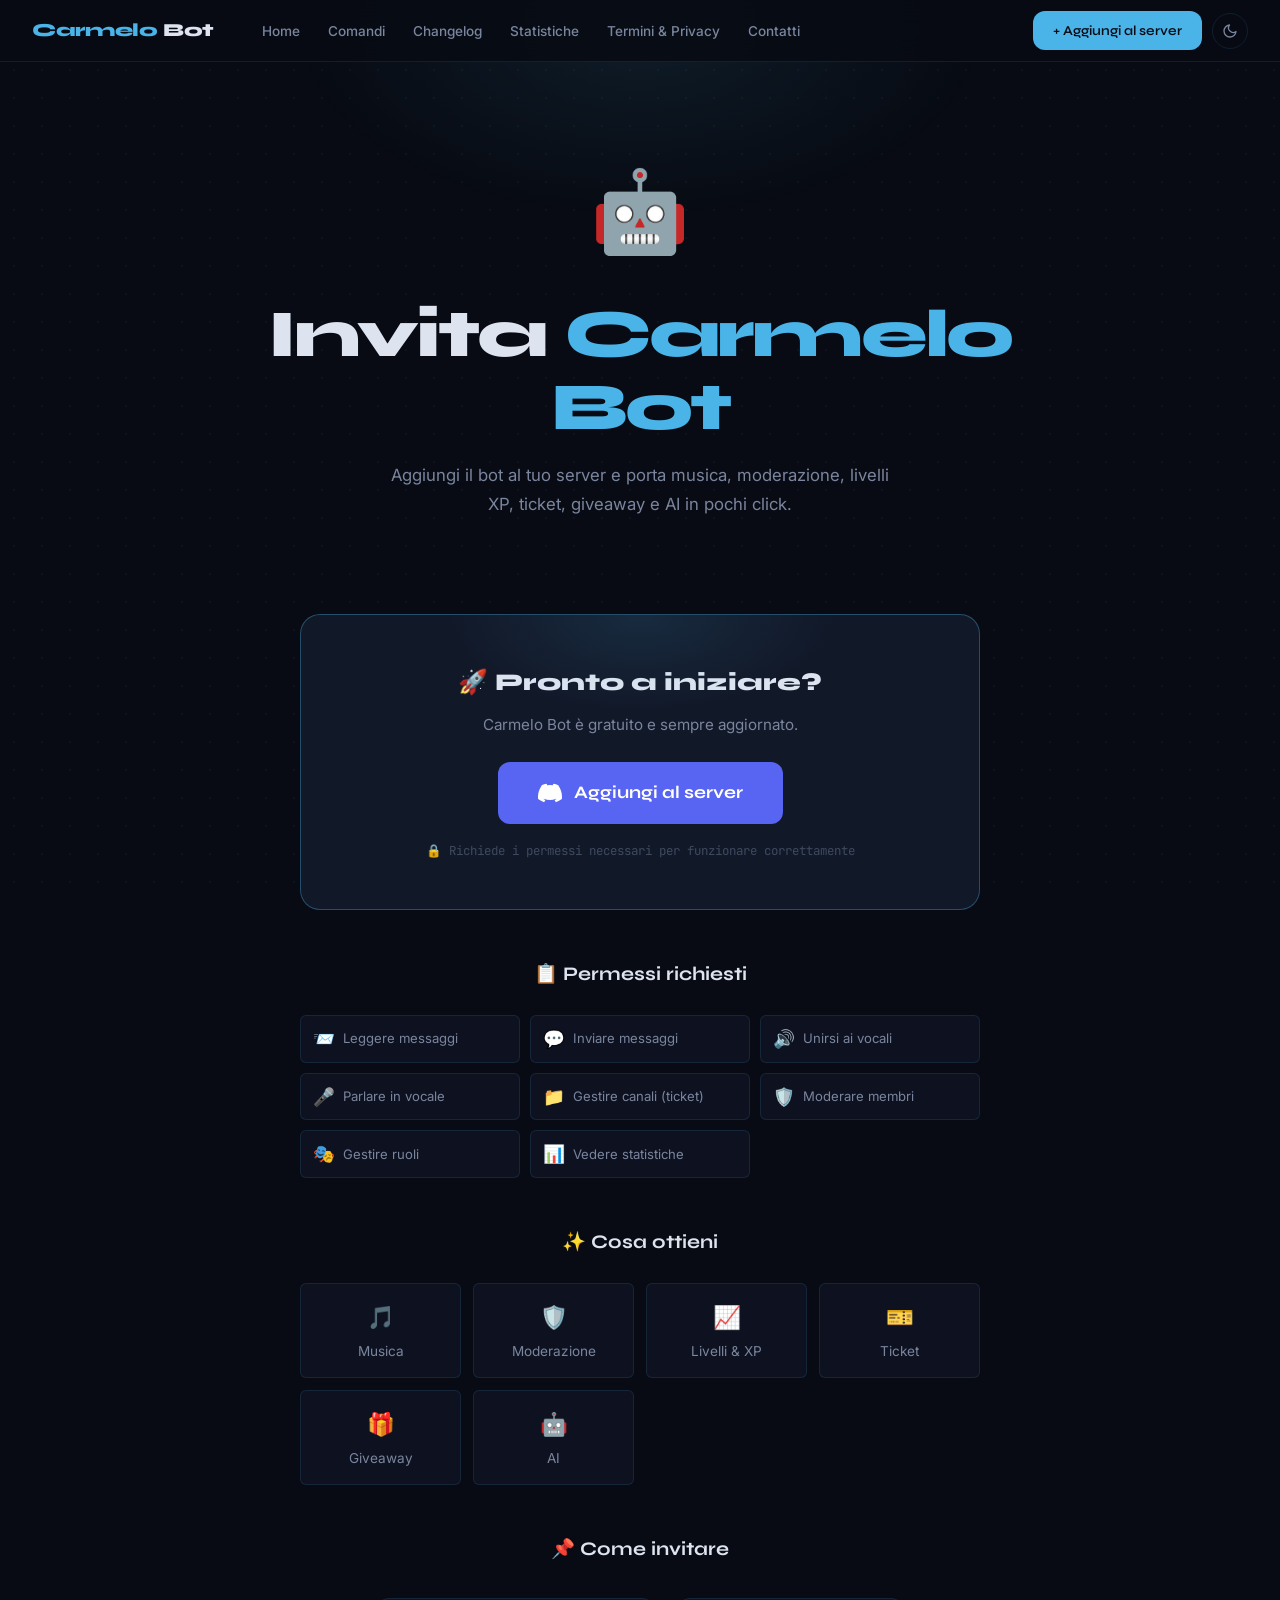
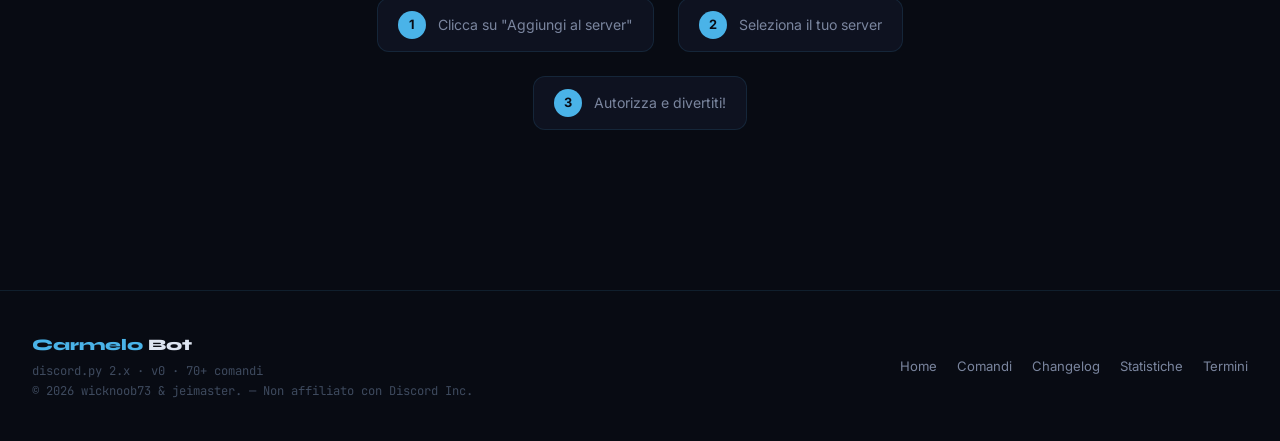
<file: invite.html>
<!DOCTYPE html>
<html lang="it">
<head>
  <meta charset="UTF-8">
  <meta name="viewport" content="width=device-width, initial-scale=1.0">
  <title>Invita Carmelo Bot — Il tuo bot Discord tutto-in-uno</title>
  <meta name="description" content="Invita Carmelo Bot sul tuo server Discord. Musica, moderazione, livelli XP, ticket, giveaway e AI — tutto gratuito.">
  
  <meta property="og:type" content="website">
  <meta property="og:title" content="Invita Carmelo Bot — Il tuo bot Discord tutto-in-uno">
  <meta property="og:description" content="Invita Carmelo Bot sul tuo server Discord. Musica, moderazione, livelli XP, ticket, giveaway e AI — tutto gratuito.">
  <meta property="og:image" content="https://placehold.co/1200x630/0a0c14/4ab3e8?text=Carmelo+Bot+Invite">
  <meta name="theme-color" content="#4ab3e8">
  
  <link rel="icon" type="image/svg+xml" href="data:image/svg+xml,<svg xmlns='http://www.w3.org/2000/svg' viewBox='0 0 32 32'><rect width='32' height='32' rx='8' fill='%230a0c14'/><text y='24' x='4' font-size='22'>🤖</text></svg>">
  <link rel="stylesheet" href="style.css">
  <style>
    .invite-hero {
      text-align: center;
      padding: 80px 0 60px;
    }
    .invite-hero h1 {
      font-family: var(--font-display);
      font-size: clamp(2.8rem, 7vw, 4.2rem);
      font-weight: 800;
      letter-spacing: -0.04em;
      line-height: 1.08;
      color: var(--text-primary);
      margin: 20px 0 18px;
    }
    .invite-hero h1 .accent { color: var(--blue); }
    .invite-hero p {
      font-size: 1.05rem;
      color: var(--text-secondary);
      max-width: 520px;
      margin: 0 auto 36px;
      line-height: 1.7;
    }
    .invite-bot-icon {
      font-size: 5rem;
      display: block;
      margin-bottom: 10px;
    }
    
    .invite-card {
      background: var(--bg-card);
      border: 1px solid var(--border-hover);
      border-radius: var(--radius-lg);
      padding: 48px 40px;
      max-width: 680px;
      margin: 0 auto 48px;
      text-align: center;
      position: relative;
      overflow: hidden;
    }
    .invite-card::before {
      content: '';
      position: absolute;
      top: -100px; left: 50%; transform: translateX(-50%);
      width: 400px; height: 200px;
      background: radial-gradient(ellipse, rgba(74,179,232,0.12) 0%, transparent 70%);
      pointer-events: none;
    }
    
    .invite-btn {
      display: inline-flex;
      align-items: center;
      gap: 12px;
      padding: 16px 40px;
      background: #5865F2;
      color: #fff;
      font-family: var(--font-display);
      font-weight: 700;
      font-size: 1.1rem;
      border-radius: var(--radius-md);
      text-decoration: none;
      transition: all var(--ease);
      border: none;
      cursor: pointer;
    }
    .invite-btn:hover {
      background: #4752c4;
      transform: translateY(-2px);
      box-shadow: 0 8px 32px rgba(88, 101, 242, 0.35);
      color: #fff;
    }
    
    .permissions-grid {
      display: grid;
      grid-template-columns: repeat(auto-fill, minmax(200px, 1fr));
      gap: 10px;
      margin: 24px 0 32px;
      text-align: left;
    }
    .perm-item {
      display: flex;
      align-items: center;
      gap: 8px;
      padding: 8px 12px;
      background: var(--bg-surface);
      border-radius: var(--radius-sm);
      font-size: 0.82rem;
      color: var(--text-secondary);
      border: 1px solid var(--border);
    }
    .perm-item .perm-icon {
      font-size: 1.1rem;
      flex-shrink: 0;
    }
    
    .invite-features {
      display: grid;
      grid-template-columns: repeat(auto-fill, minmax(150px, 1fr));
      gap: 12px;
      margin: 24px 0;
    }
    .invite-feature {
      background: var(--bg-surface);
      border: 1px solid var(--border);
      border-radius: var(--radius-sm);
      padding: 14px 16px;
      text-align: center;
      font-size: 0.85rem;
      color: var(--text-secondary);
      transition: border-color var(--ease);
    }
    .invite-feature:hover {
      border-color: var(--blue);
    }
    .invite-feature .feat-emoji {
      font-size: 1.4rem;
      display: block;
      margin-bottom: 4px;
    }
    
    .steps {
      display: flex;
      justify-content: center;
      gap: 24px;
      flex-wrap: wrap;
      margin: 32px 0 16px;
    }
    .step {
      display: flex;
      align-items: center;
      gap: 12px;
      background: var(--bg-surface);
      border: 1px solid var(--border);
      border-radius: var(--radius-md);
      padding: 12px 20px;
      font-size: 0.88rem;
      color: var(--text-secondary);
    }
    .step-num {
      width: 28px; height: 28px;
      border-radius: 50%;
      background: var(--blue);
      color: var(--bg-base);
      display: flex;
      align-items: center;
      justify-content: center;
      font-weight: 700;
      font-size: 0.8rem;
      flex-shrink: 0;
    }
    
    @media (max-width: 640px) {
      .invite-hero { padding: 50px 0 40px; }
      .invite-card { padding: 32px 20px; }
      .invite-btn { width: 100%; justify-content: center; }
      .permissions-grid { grid-template-columns: 1fr 1fr; }
    }
  </style>
</head>
<body>
	
<script src="version.js" defer></script>	

<nav class="navbar">
  <a href="index.html" class="navbar-logo"><span>Carmelo</span> Bot</a>
  <ul class="navbar-links">
    <li><a href="index.html">Home</a></li>
    <li><a href="commands.html">Comandi</a></li>
    <li><a href="changelog.html">Changelog</a></li>
    <li><a href="stats.html">Statistiche</a></li>
    <li><a href="legal.html">Termini & Privacy</a></li>
    <li><a href="legal.html#contatti">Contatti</a></li>
  </ul>
  <a href="#" class="navbar-cta">+ Aggiungi al server</a>
  <button class="theme-toggle" id="themeToggle" aria-label="Cambia tema">
    <svg class="icon-moon" viewBox="0 0 24 24" fill="none" stroke="currentColor" stroke-width="2" stroke-linecap="round" stroke-linejoin="round"><path d="M21 12.79A9 9 0 1 1 11.21 3 7 7 0 0 0 21 12.79z"/></svg>
    <svg class="icon-sun"  viewBox="0 0 24 24" fill="none" stroke="currentColor" stroke-width="2" stroke-linecap="round" stroke-linejoin="round"><circle cx="12" cy="12" r="5"/><line x1="12" y1="1" x2="12" y2="3"/><line x1="12" y1="21" x2="12" y2="23"/><line x1="4.22" y1="4.22" x2="5.64" y2="5.64"/><line x1="18.36" y1="18.36" x2="19.78" y2="19.78"/><line x1="1" y1="12" x2="3" y2="12"/><line x1="21" y1="12" x2="23" y2="12"/><line x1="4.22" y1="19.78" x2="5.64" y2="18.36"/><line x1="18.36" y1="5.64" x2="19.78" y2="4.22"/></svg>
  </button>
  <button class="hamburger" id="hamburgerBtn" aria-label="Menu"><span></span><span></span><span></span></button>
</nav>

<div class="mobile-menu" id="mobileMenu">
  <a href="index.html">Home</a>
  <a href="commands.html">Comandi</a>
  <a href="changelog.html">Changelog</a>
  <a href="stats.html">Statistiche</a>
  <a href="legal.html">Termini & Privacy</a>
  <a href="legal.html#contatti">Contatti</a>
  <a href="#" class="mobile-cta">+ Aggiungi al server</a>
</div>

<div class="container">

  <header class="invite-hero">
    <span class="invite-bot-icon">🤖</span>
    <h1>Invita <span class="accent">Carmelo Bot</span></h1>
    <p>Aggiungi il bot al tuo server e porta musica, moderazione, livelli XP, ticket, giveaway e AI in pochi click.</p>
  </header>

  <div class="invite-card">
    <h2 style="font-family:var(--font-display);font-size:1.5rem;font-weight:800;margin-bottom:8px;">
      🚀 Pronto a iniziare?
    </h2>
    <p style="color:var(--text-secondary);font-size:0.95rem;margin-bottom:24px;">
      Carmelo Bot è gratuito e sempre aggiornato.
    </p>
    
    <!-- Sostituisci il link qui sotto con il tuo link di invito -->
    <a href="#" class="invite-btn" id="inviteLink">
      <svg width="24" height="24" viewBox="0 0 24 24" fill="currentColor"><path d="M20.317 4.37a19.791 19.791 0 0 0-4.885-1.515.074.074 0 0 0-.079.037c-.21.375-.444.864-.608 1.25a18.27 18.27 0 0 0-5.487 0 12.64 12.64 0 0 0-.617-1.25.077.077 0 0 0-.079-.037A19.736 19.736 0 0 0 3.677 4.37a.07.07 0 0 0-.032.027C.533 9.046-.32 13.58.099 18.057c.002.022.015.04.036.054a19.9 19.9 0 0 0 5.993 3.03.078.078 0 0 0 .085-.026c.462-.63.874-1.295 1.226-1.994a.076.076 0 0 0-.041-.106 13.107 13.107 0 0 1-1.872-.892.077.077 0 0 1-.008-.128 10.2 10.2 0 0 0 .372-.292.074.074 0 0 1 .077-.01c3.928 1.793 8.18 1.793 12.062 0a.074.074 0 0 1 .078.01c.12.098.246.198.373.292a.077.077 0 0 1-.006.127 12.299 12.299 0 0 1-1.873.892.077.077 0 0 0-.041.107c.36.698.772 1.362 1.225 1.993a.076.076 0 0 0 .084.028 19.839 19.839 0 0 0 6.002-3.03.077.077 0 0 0 .032-.054c.5-5.177-.838-9.674-3.549-13.66a.061.061 0 0 0-.031-.03z"/></svg>
      Aggiungi al server
    </a>

    <div style="margin-top:16px;font-size:0.78rem;color:var(--text-muted);font-family:var(--font-mono);">
      🔒 Richiede i permessi necessari per funzionare correttamente
    </div>
  </div>

  <!-- Permessi -->
  <div style="max-width:680px;margin:0 auto 48px;">
    <h3 style="font-family:var(--font-display);font-size:1.2rem;font-weight:700;margin-bottom:16px;text-align:center;">
      📋 Permessi richiesti
    </h3>
    <div class="permissions-grid">
      <div class="perm-item"><span class="perm-icon">📨</span> Leggere messaggi</div>
      <div class="perm-item"><span class="perm-icon">💬</span> Inviare messaggi</div>
      <div class="perm-item"><span class="perm-icon">🔊</span> Unirsi ai vocali</div>
      <div class="perm-item"><span class="perm-icon">🎤</span> Parlare in vocale</div>
      <div class="perm-item"><span class="perm-icon">📁</span> Gestire canali (ticket)</div>
      <div class="perm-item"><span class="perm-icon">🛡️</span> Moderare membri</div>
      <div class="perm-item"><span class="perm-icon">🎭</span> Gestire ruoli</div>
      <div class="perm-item"><span class="perm-icon">📊</span> Vedere statistiche</div>
    </div>
  </div>

  <!-- Funzionalità in breve -->
  <div style="max-width:680px;margin:0 auto 48px;">
    <h3 style="font-family:var(--font-display);font-size:1.2rem;font-weight:700;margin-bottom:16px;text-align:center;">
      ✨ Cosa ottieni
    </h3>
    <div class="invite-features">
      <div class="invite-feature"><span class="feat-emoji">🎵</span>Musica</div>
      <div class="invite-feature"><span class="feat-emoji">🛡️</span>Moderazione</div>
      <div class="invite-feature"><span class="feat-emoji">📈</span>Livelli & XP</div>
      <div class="invite-feature"><span class="feat-emoji">🎫</span>Ticket</div>
      <div class="invite-feature"><span class="feat-emoji">🎁</span>Giveaway</div>
      <div class="invite-feature"><span class="feat-emoji">🤖</span>AI</div>
    </div>
  </div>

  <!-- Come fare -->
  <div style="max-width:680px;margin:0 auto 60px;text-align:center;">
    <h3 style="font-family:var(--font-display);font-size:1.2rem;font-weight:700;margin-bottom:16px;">
      📌 Come invitare
    </h3>
    <div class="steps">
      <div class="step"><span class="step-num">1</span> Clicca su "Aggiungi al server"</div>
      <div class="step"><span class="step-num">2</span> Seleziona il tuo server</div>
      <div class="step"><span class="step-num">3</span> Autorizza e divertiti!</div>
    </div>
  </div>

</div>

<footer>
  <div class="footer-left">
    <div class="footer-brand"><span>Carmelo</span> Bot</div>
    <div class="footer-meta">discord.py 2.x · <span class="bot-version">v0</span> · 70+ comandi</div>
    <div class="footer-copy">© 2026 wicknoob73 & jeimaster. — Non affiliato con Discord Inc.</div>
  </div>
  <ul class="footer-links">
    <li><a href="index.html">Home</a></li>
    <li><a href="commands.html">Comandi</a></li>
    <li><a href="changelog.html">Changelog</a></li>
    <li><a href="stats.html">Statistiche</a></li>
    <li><a href="legal.html">Termini</a></li>
  </ul>
</footer>

<button class="back-to-top" id="backToTop" aria-label="Torna su">
  <svg viewBox="0 0 24 24" fill="none" stroke-width="2.5" stroke-linecap="round" stroke-linejoin="round">
    <polyline points="18 15 12 9 6 15"/>
  </svg>
</button>

<script>
// Hamburger
const ham = document.getElementById('hamburgerBtn');
const mob = document.getElementById('mobileMenu');
if (ham && mob) {
  ham.addEventListener('click', () => {
    ham.classList.toggle('open');
    mob.classList.toggle('open');
  });
  document.addEventListener('click', e => {
    if (!ham.contains(e.target) && !mob.contains(e.target)) {
      ham.classList.remove('open');
      mob.classList.remove('open');
    }
  });
}
// Back to top
const btt = document.getElementById('backToTop');
if (btt) {
  window.addEventListener('scroll', () => {
    btt.classList.toggle('visible', window.scrollY > 300);
  }, { passive: true });
  btt.addEventListener('click', () => window.scrollTo({ top: 0, behavior: 'smooth' }));
}

// ── Theme toggle ──────────────────────────────────────────
(function() {
  const saved = localStorage.getItem('theme');
  if (saved === 'light') document.documentElement.classList.add('light');
})();
document.addEventListener('DOMContentLoaded', () => {
  const btn = document.getElementById('themeToggle');
  if (!btn) return;
  btn.addEventListener('click', () => {
    const isLight = document.documentElement.classList.toggle('light');
    localStorage.setItem('theme', isLight ? 'light' : 'dark');
  });
});
</script>
</body>
</html>
</file>
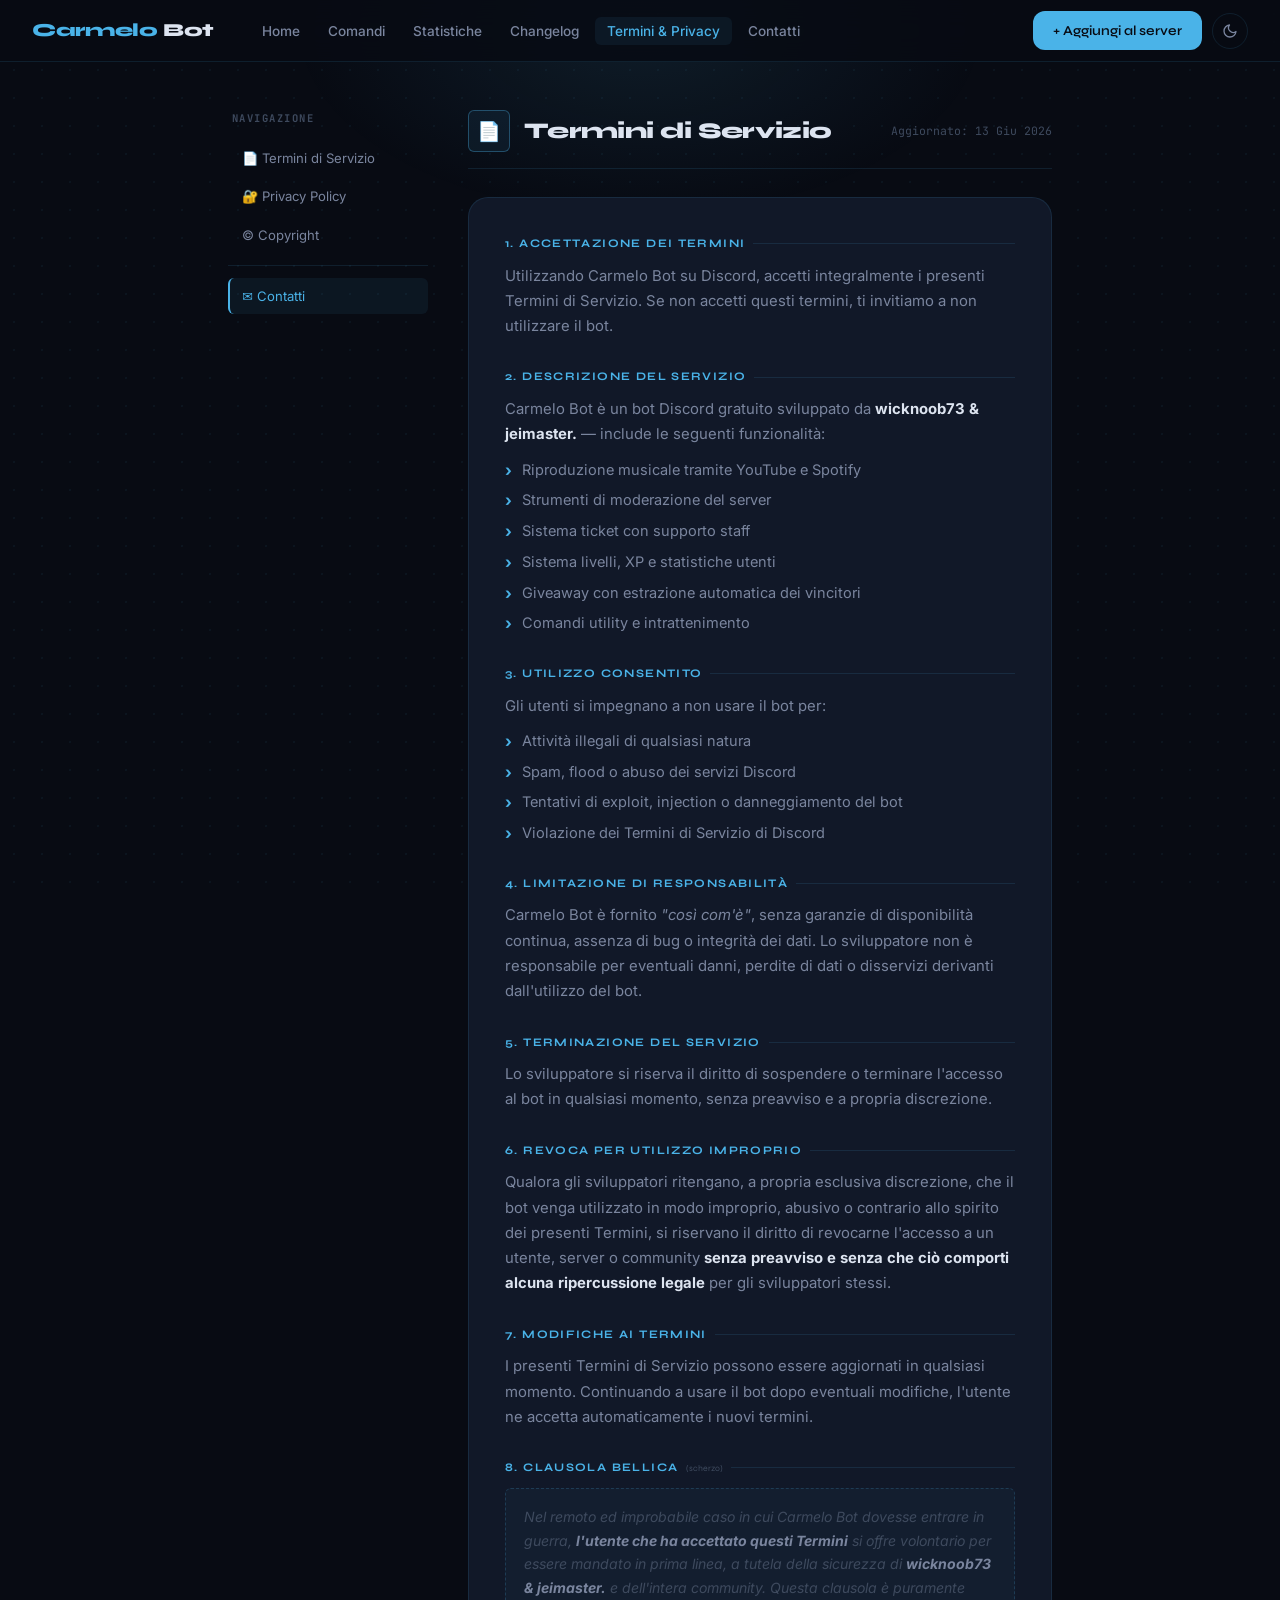
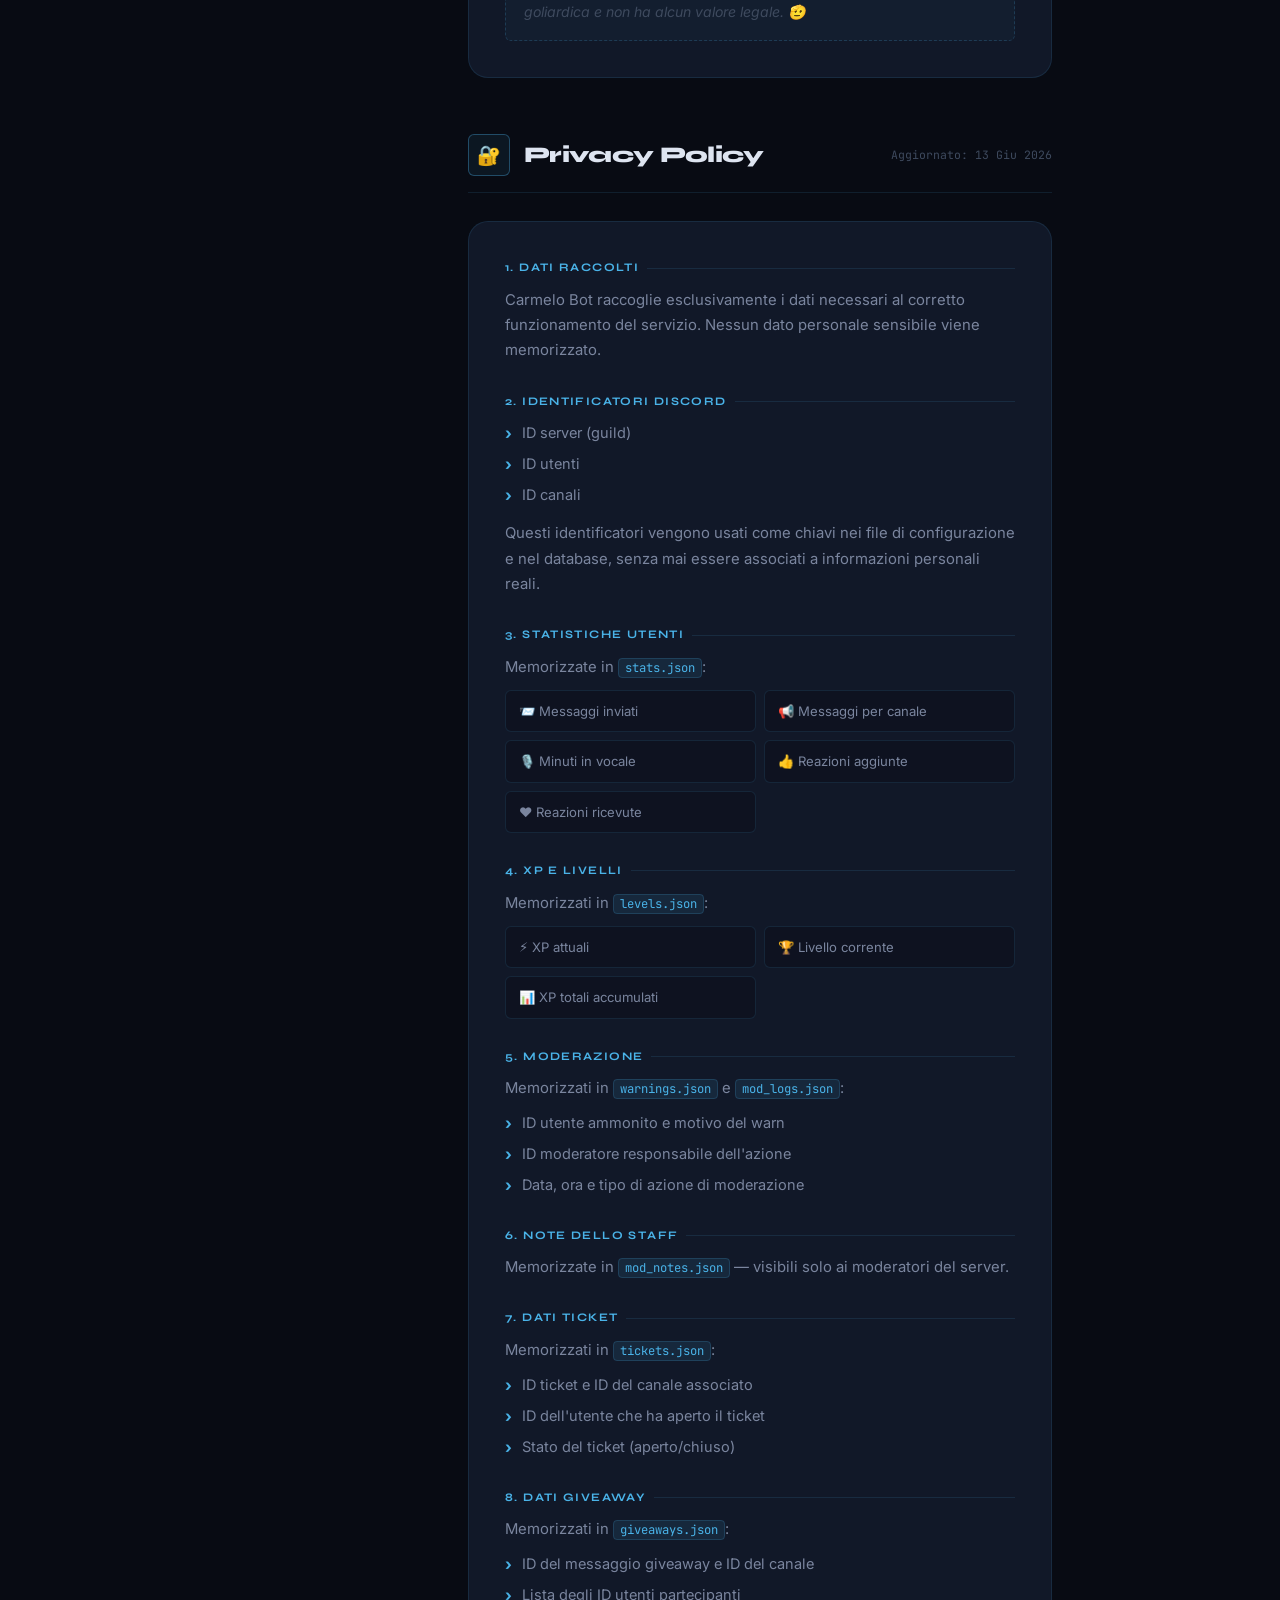
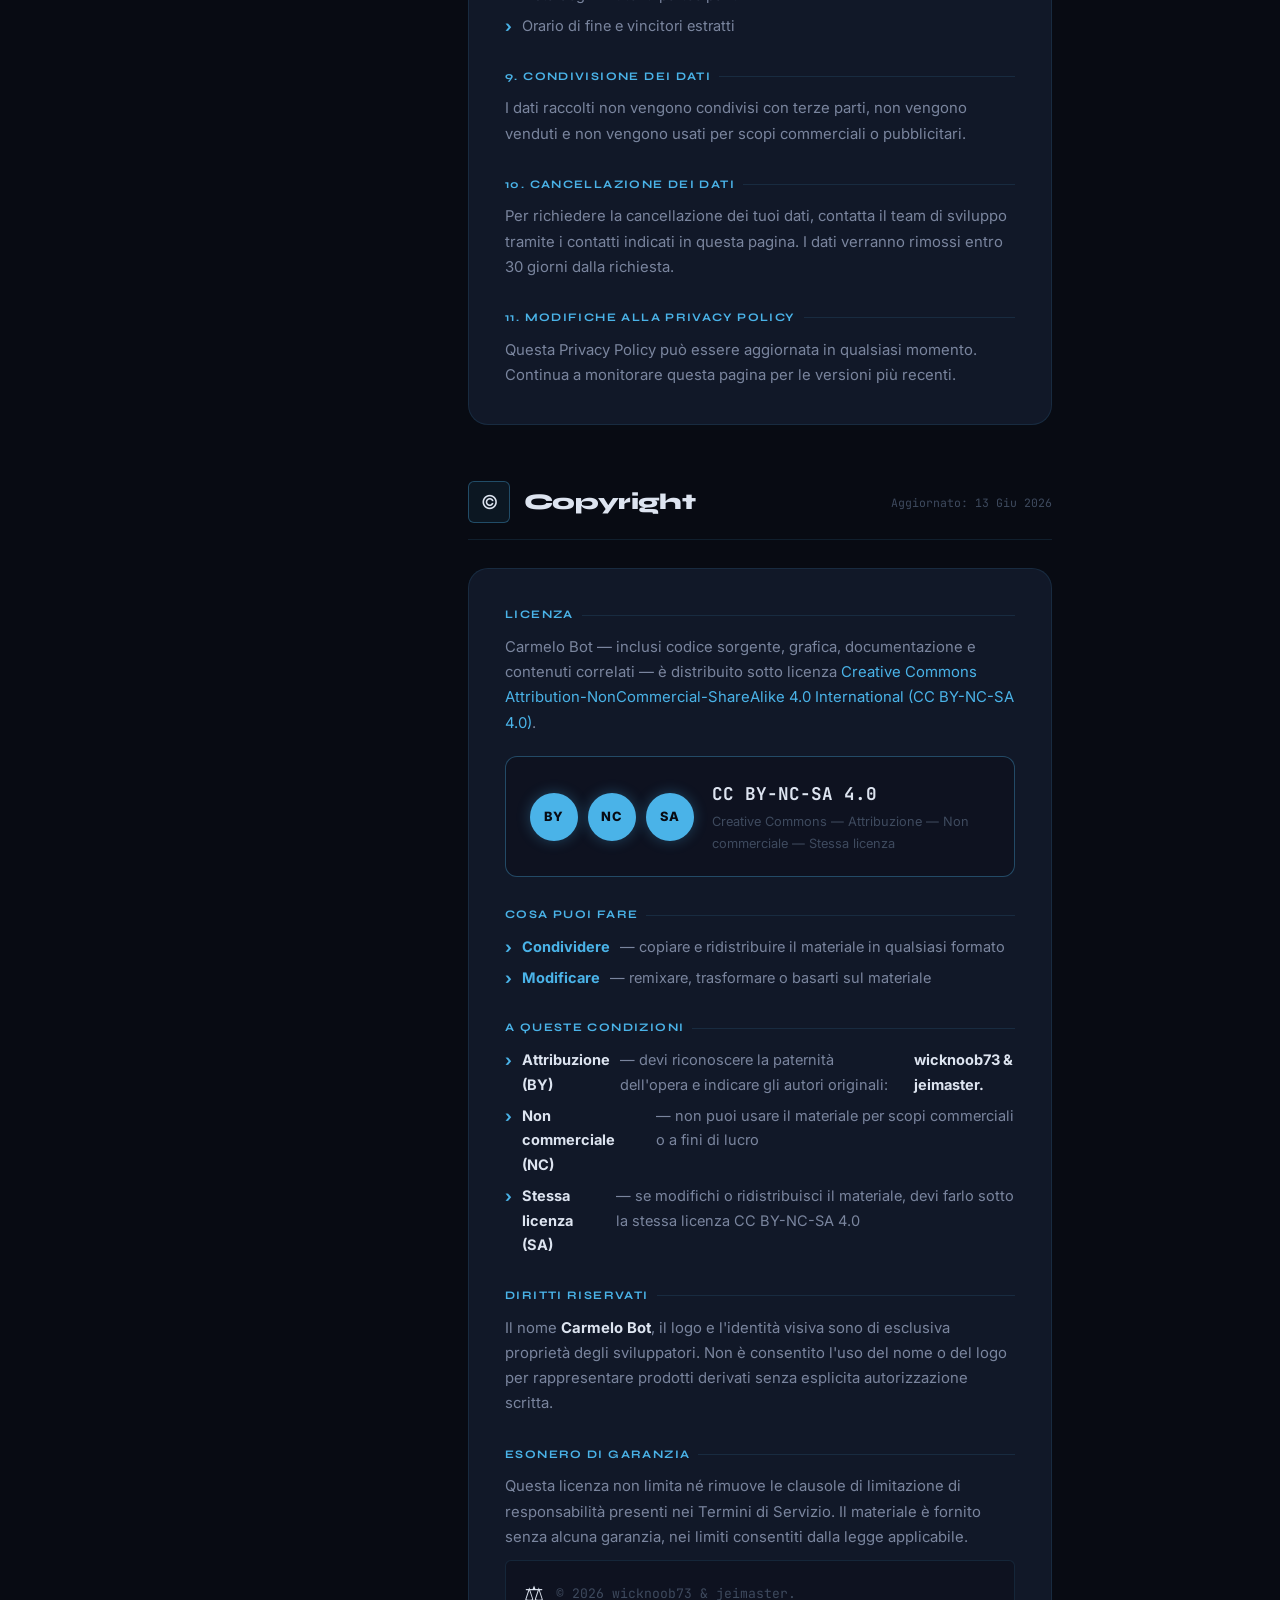
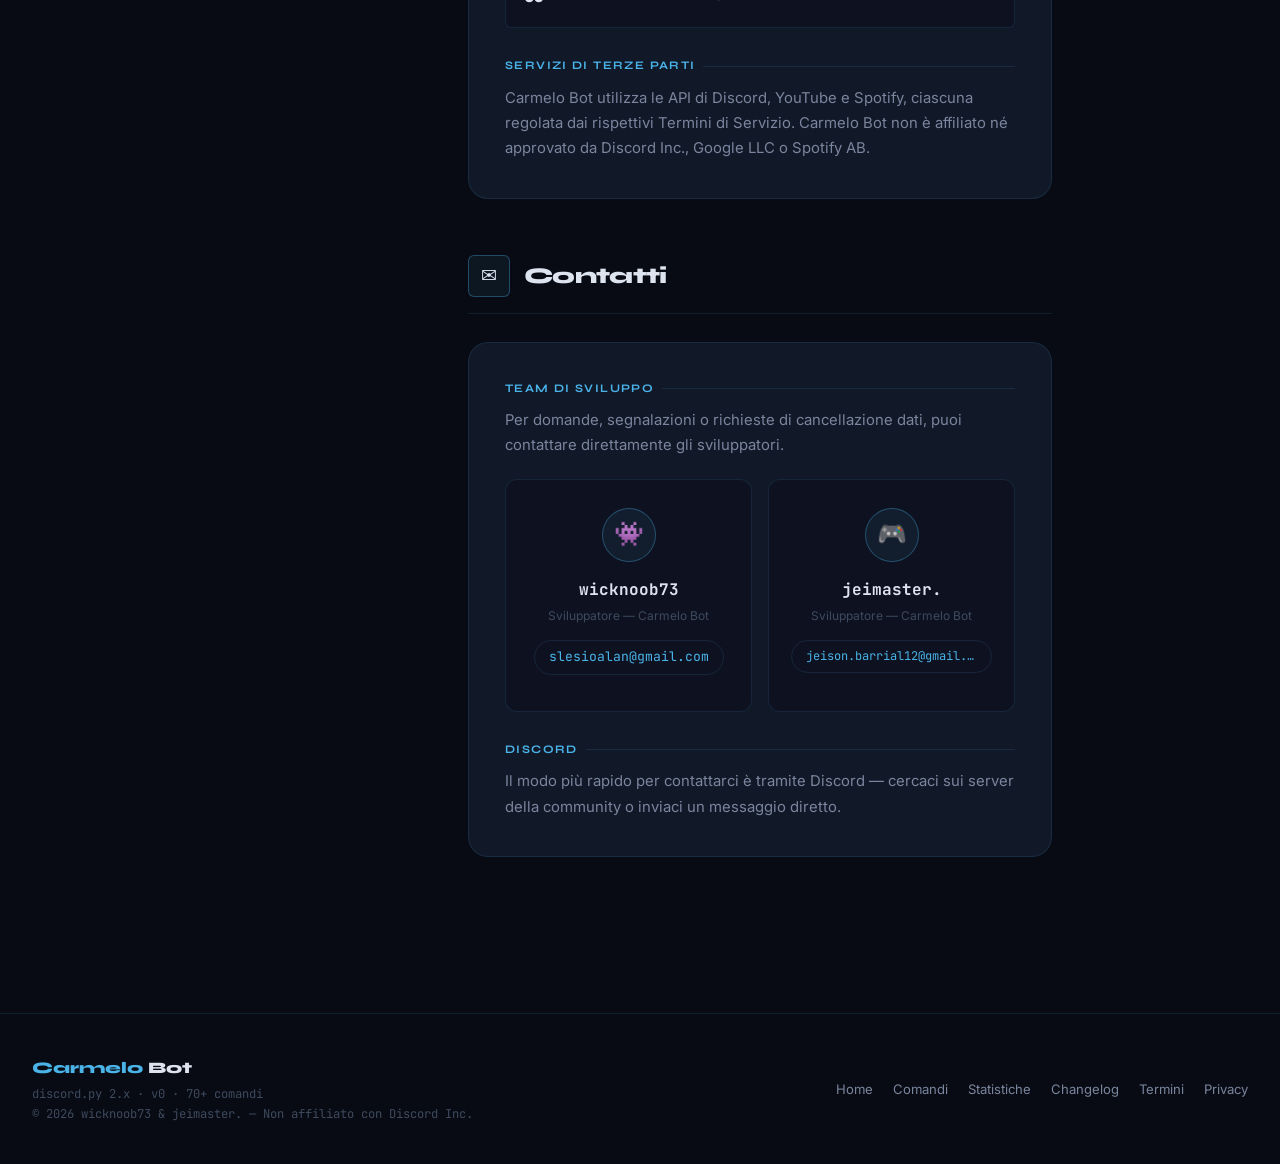
<file: legal.html>
<!DOCTYPE html>
<html lang="it">
<head>
  <meta charset="UTF-8">
  <meta name="viewport" content="width=device-width, initial-scale=1.0">
  <title>Termini & Privacy — Carmelo Bot</title>
  <meta name="description" content="Termini di Servizio, Privacy Policy, Copyright e Contatti di Carmelo Bot.">
  <meta property="og:type"        content="website">
  <meta property="og:title"       content="Termini & Privacy — Carmelo Bot">
  <meta property="og:description" content="Termini di Servizio, Privacy Policy, Copyright e Contatti di Carmelo Bot.">
  <meta property="og:image"       content="https://placehold.co/1200x630/0a0c14/4ab3e8?text=Carmelo+Bot">
  <meta name="theme-color"        content="#4ab3e8">
  <link rel="icon" type="image/svg+xml" href="data:image/svg+xml,<svg xmlns='http://www.w3.org/2000/svg' viewBox='0 0 32 32'><rect width='32' height='32' rx='8' fill='%230a0c14'/><text y='24' x='4' font-size='22'>🤖</text></svg>">
  <link rel="stylesheet" href="style.css">
  <style>
    /* ── Legal-specific ────────────────────────────────── */

    .legal-layout {
      display: grid;
      grid-template-columns: 200px 1fr;
      gap: 40px;
      align-items: start;
      padding-top: 48px;
    }

    /* Sticky sidebar */
    .legal-sidebar {
      position: sticky;
      top: 80px;
    }

    .sidebar-label {
      font-size: 0.66rem;
      font-weight: 700;
      letter-spacing: 0.14em;
      text-transform: uppercase;
      color: var(--text-muted);
      font-family: var(--font-mono);
      margin-bottom: 12px;
      padding-left: 4px;
    }

    .sidebar-nav {
      list-style: none;
      display: flex; flex-direction: column; gap: 2px;
    }

    .sidebar-nav a {
      display: flex; align-items: center; gap: 8px;
      padding: 7px 12px;
      font-size: 0.82rem;
      color: var(--text-secondary);
      text-decoration: none;
      border-radius: var(--radius-sm);
      border-left: 2px solid transparent;
      transition: all var(--ease);
    }

    .sidebar-nav a:hover {
      color: var(--text-primary);
      background: var(--bg-card);
      border-left-color: var(--border-hover);
    }

    .sidebar-nav a.active {
      color: var(--blue);
      background: var(--blue-faint);
      border-left-color: var(--blue);
    }

    .sidebar-divider {
      height: 1px;
      background: var(--border);
      margin: 10px 0;
    }

    /* Main legal content */
    .legal-main {
      min-width: 0;
    }

    .legal-section {
      margin-bottom: 56px;
      scroll-margin-top: 80px;
    }

    .legal-section-header {
      display: flex; align-items: center; gap: 14px;
      margin-bottom: 28px;
      padding-bottom: 16px;
      border-bottom: 1px solid var(--border);
    }

    .legal-icon {
      width: 42px; height: 42px;
      border-radius: var(--radius-sm);
      background: var(--blue-faint);
      border: 1px solid var(--border-hover);
      display: flex; align-items: center; justify-content: center;
      font-size: 1.2rem;
      flex-shrink: 0;
    }

    .legal-section-header h2 {
      font-family: var(--font-display);
      font-size: 1.4rem;
      font-weight: 800;
      letter-spacing: -0.03em;
      color: var(--text-primary);
    }

    .legal-section-header .updated {
      margin-left: auto;
      font-size: 0.72rem;
      color: var(--text-muted);
      font-family: var(--font-mono);
      flex-shrink: 0;
    }

    /* File grid */
    .file-grid {
      display: grid;
      grid-template-columns: repeat(auto-fill, minmax(175px, 1fr));
      gap: 8px;
      margin: 10px 0 14px;
    }

    .file-pill {
      display: flex; align-items: center; gap: 6px;
      padding: 9px 13px;
      background: var(--bg-surface);
      border: 1px solid var(--border);
      border-radius: var(--radius-sm);
      font-size: 0.82rem;
      color: var(--text-secondary);
      transition: border-color var(--ease);
    }

    .file-pill:hover { border-color: var(--blue); }

    /* License banner */
    .license-banner {
      display: flex; align-items: center; gap: 18px;
      background: var(--bg-surface);
      border: 1px solid var(--border-hover);
      border-radius: var(--radius-md);
      padding: 22px 24px;
      margin: 20px 0 8px;
    }

    .license-badge {
      width: 48px; height: 48px;
      border-radius: 50%;
      background: var(--blue);
      color: var(--bg-base);
      display: flex; align-items: center; justify-content: center;
      font-weight: 800; font-size: 0.8rem;
      letter-spacing: 0.04em;
      flex-shrink: 0;
      box-shadow: 0 0 14px rgba(74,179,232,0.3);
    }

    .license-name {
      font-family: var(--font-mono);
      font-size: 1.1rem;
      font-weight: 700;
      color: var(--text-primary);
    }

    .license-full {
      font-size: 0.8rem;
      color: var(--text-muted);
      margin-top: 2px;
    }

    /* Contact cards */
    .contacts-grid {
      display: grid;
      grid-template-columns: repeat(auto-fit, minmax(220px, 1fr));
      gap: 16px;
      margin-top: 20px;
    }

    .contact-card {
      background: var(--bg-surface);
      border: 1px solid var(--border);
      border-radius: var(--radius-md);
      padding: 28px 22px;
      text-align: center;
      transition: border-color var(--ease), transform var(--ease);
    }

    .contact-card:hover {
      border-color: var(--border-hover);
      transform: translateY(-3px);
    }

    .contact-avatar {
      width: 54px; height: 54px;
      margin: 0 auto 14px;
      border-radius: 50%;
      background: var(--blue-faint);
      border: 1px solid var(--border-hover);
      display: flex; align-items: center; justify-content: center;
      font-size: 1.5rem;
    }

    .contact-name {
      font-family: var(--font-mono);
      font-weight: 700; font-size: 1rem;
      color: var(--text-primary);
      margin-bottom: 3px;
    }

    .contact-role {
      font-size: 0.75rem;
      color: var(--text-muted);
      margin-bottom: 14px;
    }

    .contact-email {
      display: inline-block;
      font-size: 0.82rem;
      font-family: var(--font-mono);
      color: var(--blue);
      border: 1px solid var(--border);
      border-radius: 999px;
      padding: 5px 14px;
      text-decoration: none;
      transition: all var(--ease);
    }

    .contact-email:hover {
      background: var(--blue);
      border-color: var(--blue);
      color: var(--bg-base);
    }

    /* War clause (fun) */
    .fun-clause {
      background: rgba(74,179,232,0.04);
      border: 1px dashed rgba(74,179,232,0.2);
      border-radius: var(--radius-sm);
      padding: 16px 18px;
      margin-top: 4px;
    }

    .fun-clause p {
      font-size: 0.88rem !important;
      color: var(--text-muted) !important;
      font-style: italic;
    }

    @media (max-width: 760px) {
      .legal-layout {
        grid-template-columns: 1fr;
        gap: 0;
        padding-top: 32px;
      }
      .legal-sidebar { display: none; }
      .license-banner { flex-direction: column; text-align: center; }
    }
  </style>
</head>
<body>

<script src="version.js" defer></script>

<!-- ── Navbar ─────────────────────────────────────────── -->
<nav class="navbar">
  <a href="index.html" class="navbar-logo"><span>Carmelo</span> Bot</a>
  <ul class="navbar-links">
    <li><a href="index.html">Home</a></li>
    <li><a href="commands.html">Comandi</a></li>
    <li><a href="stats.html">Statistiche</a></li>
    <li><a href="changelog.html">Changelog</a></li>
    <li><a href="legal.html" class="active">Termini & Privacy</a></li>
    <li><a href="legal.html#contatti">Contatti</a></li>
  </ul>
  <a href="#" class="navbar-cta">+ Aggiungi al server</a>
  <button class="theme-toggle" id="themeToggle" aria-label="Cambia tema">
    <svg class="icon-moon" viewBox="0 0 24 24" fill="none" stroke="currentColor" stroke-width="2" stroke-linecap="round" stroke-linejoin="round"><path d="M21 12.79A9 9 0 1 1 11.21 3 7 7 0 0 0 21 12.79z"/></svg>
    <svg class="icon-sun"  viewBox="0 0 24 24" fill="none" stroke="currentColor" stroke-width="2" stroke-linecap="round" stroke-linejoin="round"><circle cx="12" cy="12" r="5"/><line x1="12" y1="1" x2="12" y2="3"/><line x1="12" y1="21" x2="12" y2="23"/><line x1="4.22" y1="4.22" x2="5.64" y2="5.64"/><line x1="18.36" y1="18.36" x2="19.78" y2="19.78"/><line x1="1" y1="12" x2="3" y2="12"/><line x1="21" y1="12" x2="23" y2="12"/><line x1="4.22" y1="19.78" x2="5.64" y2="18.36"/><line x1="18.36" y1="5.64" x2="19.78" y2="4.22"/></svg>
  </button>
  <button class="hamburger" id="hamburgerBtn" aria-label="Menu"><span></span><span></span><span></span></button>
</nav>

<div class="mobile-menu" id="mobileMenu">
  <a href="index.html">Home</a>
  <a href="commands.html">Comandi</a>
  <a href="changelog.html">Changelog</a>
  <a href="legal.html" class="active">Termini & Privacy</a>
  <a href="legal.html#contatti">Contatti</a>
  <a href="#" class="mobile-cta">+ Aggiungi al server</a>
</div>

<div class="container">
  <div class="legal-layout">

    <!-- ── Sidebar ──────────────────────────────────── -->
    <aside class="legal-sidebar">
      <div class="sidebar-label">Navigazione</div>
      <ul class="sidebar-nav" id="sidebar-nav">
        <li><a href="#tos" class="active">📄 Termini di Servizio</a></li>
        <li><a href="#privacy">🔐 Privacy Policy</a></li>
        <li><a href="#copyright">©️ Copyright</a></li>
        <div class="sidebar-divider"></div>
        <li><a href="#contatti">✉️ Contatti</a></li>
      </ul>
    </aside>

    <!-- ── Main ─────────────────────────────────────── -->
    <main class="legal-main">

      <!-- ToS -->
      <section id="tos" class="legal-section">
        <div class="legal-section-header">
          <div class="legal-icon">📄</div>
          <h2>Termini di Servizio</h2>
          <span class="updated">Aggiornato: 13 Giu 2026</span>
        </div>

        <div class="card">
          <h3>1. Accettazione dei termini</h3>
          <p>Utilizzando Carmelo Bot su Discord, accetti integralmente i presenti Termini di Servizio. Se non accetti questi termini, ti invitiamo a non utilizzare il bot.</p>

          <h3>2. Descrizione del servizio</h3>
          <p>Carmelo Bot è un bot Discord gratuito sviluppato da <strong style="color:var(--text-primary);">wicknoob73 & jeimaster.</strong> — include le seguenti funzionalità:</p>
          <ul>
            <li>Riproduzione musicale tramite YouTube e Spotify</li>
            <li>Strumenti di moderazione del server</li>
            <li>Sistema ticket con supporto staff</li>
            <li>Sistema livelli, XP e statistiche utenti</li>
            <li>Giveaway con estrazione automatica dei vincitori</li>
            <li>Comandi utility e intrattenimento</li>
          </ul>

          <h3>3. Utilizzo consentito</h3>
          <p>Gli utenti si impegnano a non usare il bot per:</p>
          <ul>
            <li>Attività illegali di qualsiasi natura</li>
            <li>Spam, flood o abuso dei servizi Discord</li>
            <li>Tentativi di exploit, injection o danneggiamento del bot</li>
            <li>Violazione dei Termini di Servizio di Discord</li>
          </ul>

          <h3>4. Limitazione di responsabilità</h3>
          <p>Carmelo Bot è fornito <em>"così com'è"</em>, senza garanzie di disponibilità continua, assenza di bug o integrità dei dati. Lo sviluppatore non è responsabile per eventuali danni, perdite di dati o disservizi derivanti dall'utilizzo del bot.</p>

          <h3>5. Terminazione del servizio</h3>
          <p>Lo sviluppatore si riserva il diritto di sospendere o terminare l'accesso al bot in qualsiasi momento, senza preavviso e a propria discrezione.</p>

          <h3>6. Revoca per utilizzo improprio</h3>
          <p>Qualora gli sviluppatori ritengano, a propria esclusiva discrezione, che il bot venga utilizzato in modo improprio, abusivo o contrario allo spirito dei presenti Termini, si riservano il diritto di revocarne l'accesso a un utente, server o community <strong style="color:var(--text-primary);">senza preavviso e senza che ciò comporti alcuna ripercussione legale</strong> per gli sviluppatori stessi.</p>

          <h3>7. Modifiche ai termini</h3>
          <p>I presenti Termini di Servizio possono essere aggiornati in qualsiasi momento. Continuando a usare il bot dopo eventuali modifiche, l'utente ne accetta automaticamente i nuovi termini.</p>

          <h3>8. Clausola bellica <span style="font-size:0.75em; color:var(--text-muted); text-transform:none; letter-spacing:0; font-weight:400;">(scherzo)</span></h3>
          <div class="fun-clause">
            <p>Nel remoto ed improbabile caso in cui Carmelo Bot dovesse entrare in guerra, <strong style="color:var(--text-secondary);">l'utente che ha accettato questi Termini</strong> si offre volontario per essere mandato in prima linea, a tutela della sicurezza di <strong style="color:var(--text-secondary);">wicknoob73 & jeimaster.</strong> e dell'intera community. Questa clausola è puramente goliardica e non ha alcun valore legale. 🫡</p>
          </div>
        </div>
      </section>

      <!-- Privacy -->
      <section id="privacy" class="legal-section">
        <div class="legal-section-header">
          <div class="legal-icon">🔐</div>
          <h2>Privacy Policy</h2>
          <span class="updated">Aggiornato: 13 Giu 2026</span>
        </div>

        <div class="card">
          <h3>1. Dati raccolti</h3>
          <p>Carmelo Bot raccoglie esclusivamente i dati necessari al corretto funzionamento del servizio. Nessun dato personale sensibile viene memorizzato.</p>

          <h3>2. Identificatori Discord</h3>
          <ul>
            <li>ID server (guild)</li>
            <li>ID utenti</li>
            <li>ID canali</li>
          </ul>
          <p>Questi identificatori vengono usati come chiavi nei file di configurazione e nel database, senza mai essere associati a informazioni personali reali.</p>

          <h3>3. Statistiche utenti</h3>
          <p>Memorizzate in <code>stats.json</code>:</p>
          <div class="file-grid">
            <div class="file-pill">📨 Messaggi inviati</div>
            <div class="file-pill">📢 Messaggi per canale</div>
            <div class="file-pill">🎙️ Minuti in vocale</div>
            <div class="file-pill">👍 Reazioni aggiunte</div>
            <div class="file-pill">❤️ Reazioni ricevute</div>
          </div>

          <h3>4. XP e livelli</h3>
          <p>Memorizzati in <code>levels.json</code>:</p>
          <div class="file-grid">
            <div class="file-pill">⚡ XP attuali</div>
            <div class="file-pill">🏆 Livello corrente</div>
            <div class="file-pill">📊 XP totali accumulati</div>
          </div>

          <h3>5. Moderazione</h3>
          <p>Memorizzati in <code>warnings.json</code> e <code>mod_logs.json</code>:</p>
          <ul>
            <li>ID utente ammonito e motivo del warn</li>
            <li>ID moderatore responsabile dell'azione</li>
            <li>Data, ora e tipo di azione di moderazione</li>
          </ul>

          <h3>6. Note dello staff</h3>
          <p>Memorizzate in <code>mod_notes.json</code> — visibili solo ai moderatori del server.</p>

          <h3>7. Dati ticket</h3>
          <p>Memorizzati in <code>tickets.json</code>:</p>
          <ul>
            <li>ID ticket e ID del canale associato</li>
            <li>ID dell'utente che ha aperto il ticket</li>
            <li>Stato del ticket (aperto/chiuso)</li>
          </ul>

          <h3>8. Dati giveaway</h3>
          <p>Memorizzati in <code>giveaways.json</code>:</p>
          <ul>
            <li>ID del messaggio giveaway e ID del canale</li>
            <li>Lista degli ID utenti partecipanti</li>
            <li>Orario di fine e vincitori estratti</li>
          </ul>

          <h3>9. Condivisione dei dati</h3>
          <p>I dati raccolti non vengono condivisi con terze parti, non vengono venduti e non vengono usati per scopi commerciali o pubblicitari.</p>

          <h3>10. Cancellazione dei dati</h3>
          <p>Per richiedere la cancellazione dei tuoi dati, contatta il team di sviluppo tramite i contatti indicati in questa pagina. I dati verranno rimossi entro 30 giorni dalla richiesta.</p>

          <h3>11. Modifiche alla Privacy Policy</h3>
          <p>Questa Privacy Policy può essere aggiornata in qualsiasi momento. Continua a monitorare questa pagina per le versioni più recenti.</p>
        </div>
      </section>

      <!-- Copyright -->
      <section id="copyright" class="legal-section">
        <div class="legal-section-header">
          <div class="legal-icon">©️</div>
          <h2>Copyright</h2>
          <span class="updated">Aggiornato: 13 Giu 2026</span>
        </div>

        <div class="card">
          <h3>Licenza</h3>
          <p>Carmelo Bot — inclusi codice sorgente, grafica, documentazione e contenuti correlati — è distribuito sotto licenza <a href="https://creativecommons.org/licenses/by-nc-sa/4.0/" target="_blank" rel="noopener">Creative Commons Attribution-NonCommercial-ShareAlike 4.0 International (CC BY-NC-SA 4.0)</a>.</p>

          <div class="license-banner">
            <div style="display:flex; gap:10px; flex-shrink:0;">
              <div class="license-badge">BY</div>
              <div class="license-badge">NC</div>
              <div class="license-badge">SA</div>
            </div>
            <div>
              <div class="license-name">CC BY-NC-SA 4.0</div>
              <div class="license-full">Creative Commons — Attribuzione — Non commerciale — Stessa licenza</div>
            </div>
          </div>

          <h3>Cosa puoi fare</h3>
          <ul>
            <li><strong style="color:var(--blue);">Condividere</strong> — copiare e ridistribuire il materiale in qualsiasi formato</li>
            <li><strong style="color:var(--blue);">Modificare</strong> — remixare, trasformare o basarti sul materiale</li>
          </ul>

          <h3>A queste condizioni</h3>
          <ul>
            <li><strong style="color:var(--text-primary);">Attribuzione (BY)</strong> — devi riconoscere la paternità dell'opera e indicare gli autori originali: <strong style="color:var(--text-primary);">wicknoob73 & jeimaster.</strong></li>
            <li><strong style="color:var(--text-primary);">Non commerciale (NC)</strong> — non puoi usare il materiale per scopi commerciali o a fini di lucro</li>
            <li><strong style="color:var(--text-primary);">Stessa licenza (SA)</strong> — se modifichi o ridistribuisci il materiale, devi farlo sotto la stessa licenza CC BY-NC-SA 4.0</li>
          </ul>

          <h3>Diritti riservati</h3>
          <p>Il nome <strong style="color:var(--text-primary);">Carmelo Bot</strong>, il logo e l'identità visiva sono di esclusiva proprietà degli sviluppatori. Non è consentito l'uso del nome o del logo per rappresentare prodotti derivati senza esplicita autorizzazione scritta.</p>

          <h3>Esonero di garanzia</h3>
          <p>Questa licenza non limita né rimuove le clausole di limitazione di responsabilità presenti nei Termini di Servizio. Il materiale è fornito senza alcuna garanzia, nei limiti consentiti dalla legge applicabile.</p>

          <div style="display:flex; align-items:center; gap:12px; background:var(--bg-surface); border:1px solid var(--border); border-radius:var(--radius-sm); padding:14px 18px; margin-top:8px;">
            <span style="font-size:1.4rem;">⚖️</span>
            <span style="font-size:0.82rem; color:var(--text-muted); font-family:var(--font-mono);">© 2026 wicknoob73 & jeimaster.</span>
          </div>

          <h3>Servizi di terze parti</h3>
          <p>Carmelo Bot utilizza le API di Discord, YouTube e Spotify, ciascuna regolata dai rispettivi Termini di Servizio. Carmelo Bot non è affiliato né approvato da Discord Inc., Google LLC o Spotify AB.</p>
        </div>
      </section>

      <!-- Contatti -->
      <section id="contatti" class="legal-section">
        <div class="legal-section-header">
          <div class="legal-icon">✉️</div>
          <h2>Contatti</h2>
        </div>

        <div class="card">
          <h3>Team di sviluppo</h3>
          <p>Per domande, segnalazioni o richieste di cancellazione dati, puoi contattare direttamente gli sviluppatori.</p>

          <div class="contacts-grid">
            <div class="contact-card">
              <div class="contact-avatar">👾</div>
              <div class="contact-name">wicknoob73</div>
              <div class="contact-role">Sviluppatore — Carmelo Bot</div>
              <a class="contact-email" href="mailto:slesioalan@gmail.com" style="max-width:100%; overflow:hidden; text-overflow:ellipsis; white-space:nowrap;">slesioalan@gmail.com</a>
            </div>
            <div class="contact-card">
              <div class="contact-avatar">🎮</div>
              <div class="contact-name">jeimaster.</div>
              <div class="contact-role">Sviluppatore — Carmelo Bot</div>
              <a class="contact-email" href="mailto:jeison.barrial12@gmail.com" style="max-width:100%; overflow:hidden; text-overflow:ellipsis; white-space:nowrap; font-size:0.75rem;">jeison.barrial12@gmail.com</a>
            </div>
          </div>

          <h3 style="margin-top:28px;">Discord</h3>
          <p>Il modo più rapido per contattarci è tramite Discord — cercaci sui server della community o inviaci un messaggio diretto.</p>
        </div>
      </section>

    </main>
  </div>
</div>

<!-- ── Footer ─────────────────────────────────────────── -->
<footer>
  <div class="footer-left">
    <div class="footer-brand"><span>Carmelo</span> Bot</div>
    <div class="footer-meta">discord.py 2.x · <span class="bot-version">v0</span> · 70+ comandi</div>
    <div class="footer-copy">© 2026 wicknoob73 & jeimaster. — Non affiliato con Discord Inc.</div>
  </div>
  <ul class="footer-links">
    <li><a href="index.html">Home</a></li>
    <li><a href="commands.html">Comandi</a></li>
    <li><a href="stats.html">Statistiche</a></li>
    <li><a href="changelog.html">Changelog</a></li>
    <li><a href="#tos">Termini</a></li>
    <li><a href="#privacy">Privacy</a></li>
  </ul>
</footer>

<script>
  // Sidebar active state on scroll
  const sections = document.querySelectorAll('.legal-section');
  const navLinks = document.querySelectorAll('#sidebar-nav a');

  const observer = new IntersectionObserver(entries => {
    entries.forEach(entry => {
      if (entry.isIntersecting) {
        navLinks.forEach(l => l.classList.remove('active'));
        const active = document.querySelector(`#sidebar-nav a[href="#${entry.target.id}"]`);
        if (active) active.classList.add('active');
      }
    });
  }, { threshold: 0.3, rootMargin: '-60px 0px -60% 0px' });

  sections.forEach(s => observer.observe(s));
</script>


<button class="back-to-top" id="backToTop" aria-label="Torna su">
  <svg viewBox="0 0 24 24" fill="none" stroke-width="2.5" stroke-linecap="round" stroke-linejoin="round">
    <polyline points="18 15 12 9 6 15"/>
  </svg>
</button>

<script>
// Hamburger
const ham = document.getElementById('hamburgerBtn');
const mob = document.getElementById('mobileMenu');
if (ham && mob) {
  ham.addEventListener('click', () => {
    ham.classList.toggle('open');
    mob.classList.toggle('open');
  });
  document.addEventListener('click', e => {
    if (!ham.contains(e.target) && !mob.contains(e.target)) {
      ham.classList.remove('open');
      mob.classList.remove('open');
    }
  });
}
// Back to top
const btt = document.getElementById('backToTop');
if (btt) {
  window.addEventListener('scroll', () => {
    btt.classList.toggle('visible', window.scrollY > 300);
  }, { passive: true });
  btt.addEventListener('click', () => window.scrollTo({ top: 0, behavior: 'smooth' }));
}
</script>

<script>
// ── Theme toggle ──────────────────────────────────────────
(function() {
  const saved = localStorage.getItem('theme');
  if (saved === 'light') document.documentElement.classList.add('light');
})();
document.addEventListener('DOMContentLoaded', () => {
  const btn = document.getElementById('themeToggle');
  if (!btn) return;
  btn.addEventListener('click', () => {
    const isLight = document.documentElement.classList.toggle('light');
    localStorage.setItem('theme', isLight ? 'light' : 'dark');
  });
});
</script>
</body>
</html>
</file>
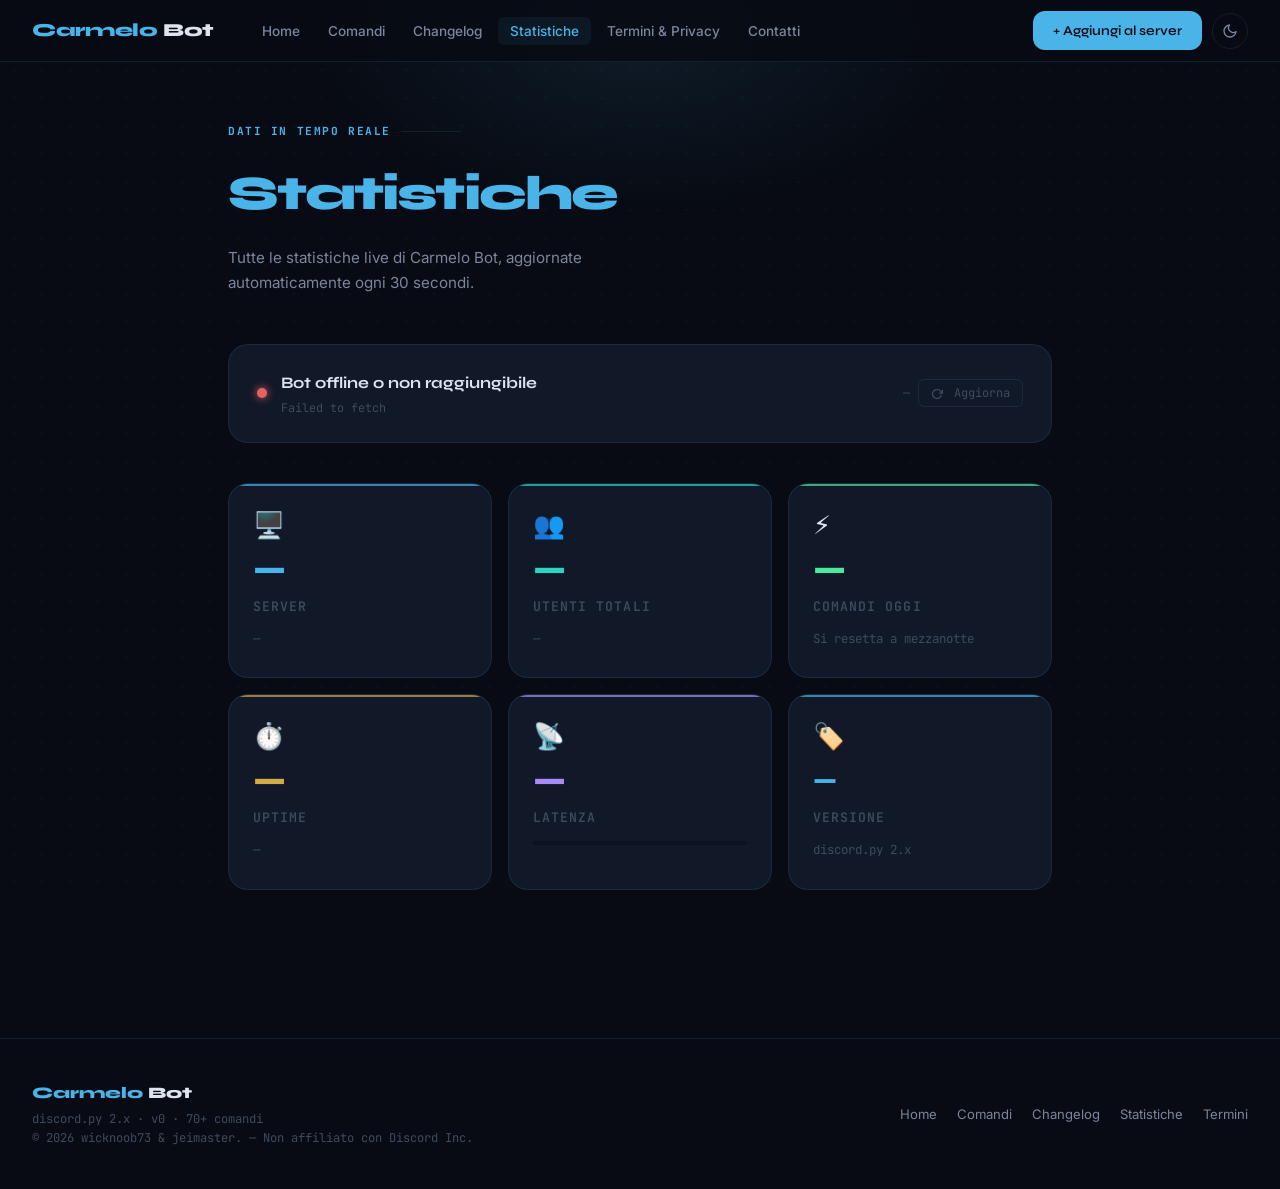
<file: stats.html>
<!DOCTYPE html>
<html lang="it">
<head>
  <meta charset="UTF-8">
  <meta name="viewport" content="width=device-width, initial-scale=1.0">
  <title>Statistiche — Carmelo Bot</title>
  <meta name="description" content="Statistiche live di Carmelo Bot: uptime, server, utenti e comandi usati oggi.">
  <meta name="theme-color" content="#4ab3e8">
  <link rel="icon" type="image/svg+xml" href="data:image/svg+xml,<svg xmlns='http://www.w3.org/2000/svg' viewBox='0 0 32 32'><rect width='32' height='32' rx='8' fill='%230a0c14'/><text y='24' x='4' font-size='22'>🤖</text></svg>">
  <link rel="stylesheet" href="style.css">
  <style>
    .page-hero { padding: 60px 0 48px; }
    .page-hero h1 {
      font-family: var(--font-display);
      font-size: clamp(2rem, 5vw, 3rem);
      font-weight: 800; letter-spacing: -0.04em;
      margin: 12px 0 10px;
    }
    .page-hero p { color: var(--text-secondary); font-size: 0.95rem; max-width: 460px; }

    /* ── Stats grid ── */
    .stats-grid {
      display: grid;
      grid-template-columns: repeat(auto-fit, minmax(200px, 1fr));
      gap: 16px;
      margin-bottom: 48px;
    }

    .stat-card {
      background: var(--bg-card);
      border: 1px solid var(--border);
      border-radius: var(--radius-lg);
      padding: 28px 24px;
      display: flex; flex-direction: column; gap: 8px;
      position: relative; overflow: hidden;
      transition: border-color var(--ease), box-shadow var(--ease);
    }

    .stat-card:hover {
      border-color: var(--border-hover);
      box-shadow: 0 4px 28px rgba(0,0,0,0.4);
    }

    .stat-card::before {
      content: '';
      position: absolute; top: 0; left: 0; right: 0;
      height: 2px;
      background: var(--stat-color, var(--blue));
      opacity: 0.7;
    }

    .stat-icon {
      font-size: 1.6rem;
      line-height: 1;
      margin-bottom: 4px;
    }

    .stat-value {
      font-family: var(--font-display);
      font-size: 2.2rem;
      font-weight: 800;
      letter-spacing: -0.04em;
      color: var(--stat-color, var(--blue));
      line-height: 1;
      min-height: 2.4rem;
      display: flex; align-items: center;
    }

    .stat-value.loading::after {
      content: '';
      display: inline-block;
      width: 60px; height: 28px;
      background: linear-gradient(90deg, var(--bg-hover) 25%, var(--bg-surface) 50%, var(--bg-hover) 75%);
      background-size: 200% 100%;
      border-radius: 6px;
      animation: shimmer 1.4s infinite;
    }

    @keyframes shimmer {
      0%   { background-position: 200% 0; }
      100% { background-position: -200% 0; }
    }

    .stat-label {
      font-size: 0.82rem;
      font-weight: 600;
      letter-spacing: 0.08em;
      text-transform: uppercase;
      color: var(--text-muted);
      font-family: var(--font-mono);
    }

    .stat-sub {
      font-size: 0.78rem;
      color: var(--text-muted);
      font-family: var(--font-mono);
      margin-top: 2px;
    }

    /* ── Status bar ── */
    .status-section {
      background: var(--bg-card);
      border: 1px solid var(--border);
      border-radius: var(--radius-lg);
      padding: 24px 28px;
      display: flex; align-items: center; justify-content: space-between;
      flex-wrap: wrap; gap: 16px;
      margin-bottom: 40px;
    }

    .status-left {
      display: flex; align-items: center; gap: 14px;
    }

    .status-indicator {
      width: 10px; height: 10px;
      border-radius: 50%;
      background: var(--teal);
      box-shadow: 0 0 8px var(--teal);
      flex-shrink: 0;
    }

    .status-indicator.offline {
      background: var(--red);
      box-shadow: 0 0 8px var(--red);
      animation: none;
    }

    .status-indicator { animation: pulse 2.2s ease-in-out infinite; }

    .status-text {
      font-family: var(--font-display);
      font-size: 1rem;
      font-weight: 700;
    }

    .status-text small {
      display: block;
      font-family: var(--font-mono);
      font-size: 0.74rem;
      font-weight: 400;
      color: var(--text-muted);
      margin-top: 1px;
    }

    .status-right {
      display: flex; align-items: center; gap: 8px;
      font-family: var(--font-mono);
      font-size: 0.75rem;
      color: var(--text-muted);
    }

    .refresh-btn {
      background: none;
      border: 1px solid var(--border);
      border-radius: var(--radius-sm);
      color: var(--text-muted);
      font-family: var(--font-mono);
      font-size: 0.75rem;
      padding: 5px 12px;
      cursor: pointer;
      transition: border-color var(--ease), color var(--ease);
    }

    .refresh-btn:hover {
      border-color: var(--blue);
      color: var(--blue);
    }

    .refresh-btn.spinning svg {
      animation: spin 0.8s linear infinite;
    }

    @keyframes spin { to { transform: rotate(360deg); } }

    /* ── Info box ── */
    .info-box {
      background: rgba(74,179,232,0.05);
      border: 1px solid var(--border);
      border-radius: var(--radius-md);
      padding: 18px 22px;
      font-size: 0.85rem;
      color: var(--text-secondary);
      display: flex; align-items: flex-start; gap: 12px;
      margin-top: 12px;
    }

    .info-box .info-icon { font-size: 1.1rem; flex-shrink: 0; margin-top: 1px; }

    /* ── Latency bar ── */
    .latency-row {
      display: flex; align-items: center; gap: 12px;
      margin-top: 4px;
    }

    .latency-bar-wrap {
      flex: 1; height: 4px;
      background: var(--bg-surface);
      border-radius: 2px;
      overflow: hidden;
    }

    .latency-bar {
      height: 100%;
      border-radius: 2px;
      background: var(--teal);
      transition: width 0.6s var(--ease), background 0.4s;
      width: 0%;
    }

    @media (max-width: 640px) {
      .stats-grid { grid-template-columns: 1fr 1fr; }
      .status-section { flex-direction: column; align-items: flex-start; }
    }
  </style>
</head>
<body>
	
<script src="version.js" defer></script>	

<nav class="navbar">
  <a href="index.html" class="navbar-logo"><span>Carmelo</span> Bot</a>
  <ul class="navbar-links">
    <li><a href="index.html">Home</a></li>
    <li><a href="commands.html">Comandi</a></li>
    <li><a href="changelog.html">Changelog</a></li>
    <li><a href="stats.html" class="active">Statistiche</a></li>
    <li><a href="legal.html">Termini & Privacy</a></li>
    <li><a href="legal.html#contatti">Contatti</a></li>
  </ul>
  <a href="#" class="navbar-cta">+ Aggiungi al server</a>
  <button class="theme-toggle" id="themeToggle" aria-label="Cambia tema">
    <svg class="icon-moon" viewBox="0 0 24 24" fill="none" stroke="currentColor" stroke-width="2" stroke-linecap="round" stroke-linejoin="round"><path d="M21 12.79A9 9 0 1 1 11.21 3 7 7 0 0 0 21 12.79z"/></svg>
    <svg class="icon-sun"  viewBox="0 0 24 24" fill="none" stroke="currentColor" stroke-width="2" stroke-linecap="round" stroke-linejoin="round"><circle cx="12" cy="12" r="5"/><line x1="12" y1="1" x2="12" y2="3"/><line x1="12" y1="21" x2="12" y2="23"/><line x1="4.22" y1="4.22" x2="5.64" y2="5.64"/><line x1="18.36" y1="18.36" x2="19.78" y2="19.78"/><line x1="1" y1="12" x2="3" y2="12"/><line x1="21" y1="12" x2="23" y2="12"/><line x1="4.22" y1="19.78" x2="5.64" y2="18.36"/><line x1="18.36" y1="5.64" x2="19.78" y2="4.22"/></svg>
  </button>
  <button class="hamburger" id="hamburgerBtn" aria-label="Menu"><span></span><span></span><span></span></button>
</nav>

<div class="mobile-menu" id="mobileMenu">
  <a href="index.html">Home</a>
  <a href="commands.html">Comandi</a>
  <a href="changelog.html">Changelog</a>
  <a href="stats.html" class="active">Statistiche</a>
  <a href="legal.html">Termini & Privacy</a>
  <a href="legal.html#contatti">Contatti</a>
  <a href="#" class="mobile-cta">+ Aggiungi al server</a>
</div>

<div class="container">

  <header class="page-hero">
    <div class="section-label">Dati in tempo reale</div>
    <h1><span style="color:var(--blue);">Statistiche</span></h1>
    <p>Tutte le statistiche live di Carmelo Bot, aggiornate automaticamente ogni 30 secondi.</p>
  </header>

  <!-- Status bar -->
  <div class="status-section" id="statusSection">
    <div class="status-left">
      <div class="status-indicator" id="statusDot"></div>
      <div class="status-text">
        <span id="statusText">Connessione in corso…</span>
        <small id="statusSub">—</small>
      </div>
    </div>
    <div class="status-right">
      <span id="lastUpdate">—</span>
      <button class="refresh-btn" id="refreshBtn" onclick="fetchStats()">
        <svg id="refreshIcon" width="12" height="12" viewBox="0 0 24 24" fill="none" stroke="currentColor" stroke-width="2.5" stroke-linecap="round" stroke-linejoin="round" style="display:inline;vertical-align:middle;margin-right:4px"><polyline points="23 4 23 10 17 10"/><path d="M20.49 15a9 9 0 1 1-2.12-9.36L23 10"/></svg>
        Aggiorna
      </button>
    </div>
  </div>

  <!-- Stats grid -->
  <div class="stats-grid">

    <div class="stat-card" style="--stat-color: var(--blue)">
      <div class="stat-icon">🖥️</div>
      <div class="stat-value loading" id="valServers"></div>
      <div class="stat-label">Server</div>
      <div class="stat-sub" id="subServers">—</div>
    </div>

    <div class="stat-card" style="--stat-color: var(--teal)">
      <div class="stat-icon">👥</div>
      <div class="stat-value loading" id="valUsers"></div>
      <div class="stat-label">Utenti totali</div>
      <div class="stat-sub" id="subUsers">—</div>
    </div>

    <div class="stat-card" style="--stat-color: var(--green)">
      <div class="stat-icon">⚡</div>
      <div class="stat-value loading" id="valCommands"></div>
      <div class="stat-label">Comandi oggi</div>
      <div class="stat-sub">Si resetta a mezzanotte</div>
    </div>

    <div class="stat-card" style="--stat-color: var(--gold)">
      <div class="stat-icon">⏱️</div>
      <div class="stat-value loading" id="valUptime"></div>
      <div class="stat-label">Uptime</div>
      <div class="stat-sub" id="subUptime">—</div>
    </div>

    <div class="stat-card" style="--stat-color: var(--purple)">
      <div class="stat-icon">📡</div>
      <div class="stat-value loading" id="valLatency"></div>
      <div class="stat-label">Latenza</div>
      <div class="latency-row">
        <div class="latency-bar-wrap"><div class="latency-bar" id="latencyBar"></div></div>
      </div>
    </div>

    <div class="stat-card" style="--stat-color: var(--blue)">
      <div class="stat-icon">🏷️</div>
      <div class="stat-value" id="valVersion" style="font-size:1.6rem">—</div>
      <div class="stat-label">Versione</div>
      <div class="stat-sub">discord.py 2.x</div>
    </div>

  </div>

</div>

<button class="back-to-top" id="backToTop" aria-label="Torna su">
  <svg viewBox="0 0 24 24" fill="none" stroke-width="2.5" stroke-linecap="round" stroke-linejoin="round">
    <polyline points="18 15 12 9 6 15"/>
  </svg>
</button>

<footer>
  <div class="footer-left">
    <div class="footer-brand"><span>Carmelo</span> Bot</div>
    <div class="footer-meta">discord.py 2.x · <span class="bot-version">v0</span> · 70+ comandi</div>
    <div class="footer-copy">© 2026 wicknoob73 & jeimaster. — Non affiliato con Discord Inc.</div>
  </div>
  <ul class="footer-links">
    <li><a href="index.html">Home</a></li>
    <li><a href="commands.html">Comandi</a></li>
    <li><a href="changelog.html">Changelog</a></li>
    <li><a href="stats.html">Statistiche</a></li>
    <li><a href="legal.html">Termini</a></li>
  </ul>
</footer>

<script>
// ── Cambia questo con l'IP del tuo telefono ──────────────
const STATS_URL = 'https://attribute-signals-circuits-rangers.trycloudflare.com/stats';
// ────────────────────────────────────────────────────────

let refreshTimer = null;

function fmtNumber(n) {
  return n?.toLocaleString('it-IT') ?? '—';
}

function setLoading(on) {
  document.querySelectorAll('.stat-value').forEach(el => {
    if (on) el.classList.add('loading');
    else    el.classList.remove('loading');
  });
  const btn = document.getElementById('refreshBtn');
  btn.querySelector('svg').style.animation = on ? 'spin 0.8s linear infinite' : '';
}

function setOffline(err) {
  setLoading(false);
  const dot  = document.getElementById('statusDot');
  const text = document.getElementById('statusText');
  const sub  = document.getElementById('statusSub');
  dot.classList.add('offline');
  text.textContent = 'Bot offline o non raggiungibile';
  sub.textContent  = err || 'Controlla che il bot sia in esecuzione';
  ['valServers','valUsers','valCommands','valUptime','valLatency','valVersion']
    .forEach(id => { const el = document.getElementById(id); if(el) el.textContent = '—'; });
}

async function fetchStats() {
  setLoading(true);
  try {
    const res  = await fetch(STATS_URL, { signal: AbortSignal.timeout(6000) });
    if (!res.ok) throw new Error(`HTTP ${res.status}`);
    const d    = await res.json();
    setLoading(false);

    // Status bar
    const dot  = document.getElementById('statusDot');
    const text = document.getElementById('statusText');
    const sub  = document.getElementById('statusSub');
    dot.classList.remove('offline');
    text.textContent = 'Bot online';
    sub.textContent  = `Connesso a ${STATS_URL}`;
    document.getElementById('lastUpdate').textContent =
      'Aggiornato: ' + new Date().toLocaleTimeString('it-IT');

    // Valori
    document.getElementById('valServers').textContent  = fmtNumber(d.servers);
    document.getElementById('subServers').textContent  = d.servers === 1 ? '1 server attivo' : `${d.servers} server attivi`;
    document.getElementById('valUsers').textContent    = fmtNumber(d.users);
    document.getElementById('subUsers').textContent    = `membri totali`;
    document.getElementById('valCommands').textContent = fmtNumber(d.commands_used);
    document.getElementById('valUptime').textContent   = d.uptime ?? '—';
    document.getElementById('subUptime').textContent   = `dall'ultimo riavvio`;
    document.getElementById('valVersion').textContent  = d.version ?? '—';

    // Latenza
    const ms  = d.latency_ms ?? 0;
    document.getElementById('valLatency').textContent = ms + ' ms';
    const bar = document.getElementById('latencyBar');
    const pct = Math.min(100, (ms / 400) * 100);
    bar.style.width      = pct + '%';
    bar.style.background = ms < 80 ? 'var(--teal)' : ms < 200 ? 'var(--gold)' : 'var(--red)';

  } catch(e) {
    setOffline(e.message);
  }
}

// Primo fetch immediato
fetchStats();

// Auto-refresh ogni 30s
refreshTimer = setInterval(fetchStats, 30000);

// Hamburger
const ham = document.getElementById('hamburgerBtn');
const mob = document.getElementById('mobileMenu');
if (ham && mob) {
  ham.addEventListener('click', () => { ham.classList.toggle('open'); mob.classList.toggle('open'); });
  document.addEventListener('click', e => {
    if (!ham.contains(e.target) && !mob.contains(e.target)) {
      ham.classList.remove('open'); mob.classList.remove('open');
    }
  });
}

// Back to top
const btt = document.getElementById('backToTop');
if (btt) {
  window.addEventListener('scroll', () => btt.classList.toggle('visible', scrollY > 300), { passive: true });
  btt.addEventListener('click', () => window.scrollTo({ top: 0, behavior: 'smooth' }));
}
</script>

<script>
// ── Theme toggle ──────────────────────────────────────────
(function() {
  const saved = localStorage.getItem('theme');
  if (saved === 'light') document.documentElement.classList.add('light');
})();
document.addEventListener('DOMContentLoaded', () => {
  const btn = document.getElementById('themeToggle');
  if (!btn) return;
  btn.addEventListener('click', () => {
    const isLight = document.documentElement.classList.toggle('light');
    localStorage.setItem('theme', isLight ? 'light' : 'dark');
  });
});
</script>
</body>
</html>
</file>
<file: style.css>
/* ============================================================
   Carmelo Bot — style.css (shared)
   ============================================================ */

@import url('https://fonts.googleapis.com/css2?family=Syne:wght@400;600;700;800&family=Inter:wght@300;400;500;600&family=JetBrains+Mono:wght@400;500&display=swap');

*, *::before, *::after { box-sizing: border-box; margin: 0; padding: 0; }

:root {
  --bg-base:    #080b13;
  --bg-surface: #0e1220;
  --bg-card:    #111828;
  --bg-hover:   #16202e;

  --blue:       #4ab3e8;
  --blue-dim:   #2d8bbf;
  --blue-glow:  rgba(74,179,232,0.18);
  --blue-faint: rgba(74,179,232,0.07);

  --gold:       #d4a947;
  --gold-lt:    #e8c46a;
  --teal:       #2dd4bf;
  --red:        #e86060;
  --green:      #4de89a;
  --purple:     #a78bfa;

  --text-primary:   #dde4f0;
  --text-secondary: #7a859e;
  --text-muted:     #3e4a5e;

  --border:       rgba(74,179,232,0.12);
  --border-hover: rgba(74,179,232,0.35);

  --radius-sm: 6px;
  --radius-md: 12px;
  --radius-lg: 20px;

  --font-display: 'Syne', system-ui, sans-serif;
  --font-body:    'Inter', system-ui, sans-serif;
  --font-mono:    'JetBrains Mono', monospace;

  --ease: 0.2s cubic-bezier(.4,0,.2,1);
}

html { scroll-behavior: smooth; }

body {
  font-family: var(--font-body);
  background: var(--bg-base);
  color: var(--text-primary);
  line-height: 1.7;
  min-height: 100vh;
  -webkit-font-smoothing: antialiased;
  overflow-x: hidden;
}

/* ── Dot grid background ────────────────────────────────── */
body::before {
  content: '';
  position: fixed; inset: 0;
  background-image: radial-gradient(rgba(74,179,232,0.06) 1px, transparent 1px);
  background-size: 28px 28px;
  pointer-events: none;
  z-index: 0;
}

/* ── Ambient glow top-center ────────────────────────────── */
body::after {
  content: '';
  position: fixed;
  top: -160px; left: 50%;
  transform: translateX(-50%);
  width: 700px; height: 380px;
  background: radial-gradient(ellipse, rgba(74,179,232,0.10) 0%, transparent 70%);
  pointer-events: none;
  z-index: 0;
}

/* ── Vintage Stamp ──────────────────────────────────────── */
.stamp {
  position: fixed;
  top: 22px; right: 22px;
  width: 96px; height: 96px;
  z-index: 50;
  pointer-events: none;
  animation: stamp-drift 80s linear infinite;
  filter: drop-shadow(0 3px 14px rgba(0,0,0,0.55)) drop-shadow(0 0 6px rgba(212,169,71,0.3));
}

@keyframes stamp-drift {
  from { transform: rotate(0deg); }
  to   { transform: rotate(360deg); }
}

/* ── Navbar ─────────────────────────────────────────────── */
.navbar {
  position: sticky; top: 0;
  z-index: 40;
  display: flex; align-items: center;
  padding: 0 32px;
  height: 62px;
  background: rgba(8,11,19,0.85);
  backdrop-filter: blur(14px);
  border-bottom: 1px solid var(--border);
}

.navbar-logo {
  font-family: var(--font-display);
  font-size: 1.15rem;
  font-weight: 800;
  color: var(--text-primary);
  text-decoration: none;
  letter-spacing: -0.02em;
  margin-right: 36px;
  flex-shrink: 0;
}

.navbar-logo span { color: var(--blue); }

.navbar-links {
  display: flex; align-items: center;
  gap: 4px;
  flex: 1;
  list-style: none;
}

.navbar-links a {
  font-size: 0.85rem;
  font-weight: 500;
  color: var(--text-secondary);
  text-decoration: none;
  padding: 6px 12px;
  border-radius: var(--radius-sm);
  transition: color var(--ease), background var(--ease);
}

.navbar-links a:hover,
.navbar-links a.active {
  color: var(--text-primary);
  background: var(--blue-faint);
}

.navbar-links a.active {
  color: var(--blue);
}

.navbar-cta {
  margin-left: auto;
  font-size: 0.85rem;
  font-weight: 600;
  font-family: var(--font-display);
  color: var(--bg-base);
  background: var(--blue);
  text-decoration: none;
  padding: 8px 20px;
  border-radius: var(--radius-md);
  transition: background var(--ease), transform var(--ease);
  flex-shrink: 0;
}

.navbar-cta:hover {
  background: #64c4f5;
  transform: translateY(-1px);
}

/* ── Container ──────────────────────────────────────────── */
.container {
  position: relative; z-index: 1;
  max-width: 880px;
  margin: 0 auto;
  padding: 0 28px 100px;
}

.container--wide {
  max-width: 1040px;
}

/* ── General links ──────────────────────────────────────── */
a { color: var(--blue); text-decoration: none; transition: color var(--ease); }
a:hover { color: #7dd3f7; }

/* ── Inline code ────────────────────────────────────────── */
code {
  font-family: var(--font-mono);
  font-size: 0.82em;
  background: rgba(74,179,232,0.10);
  border: 1px solid rgba(74,179,232,0.18);
  color: var(--blue);
  padding: 1px 6px;
  border-radius: 4px;
}

/* ── Status badge (hero) ────────────────────────────────── */
.status-badge {
  display: inline-flex; align-items: center; gap: 8px;
  background: rgba(74,179,232,0.07);
  border: 1px solid var(--border-hover);
  border-radius: 999px;
  padding: 5px 16px;
  font-size: 0.78rem;
  font-weight: 600;
  letter-spacing: 0.07em;
  text-transform: uppercase;
  color: var(--blue);
  font-family: var(--font-mono);
}

.status-dot {
  width: 6px; height: 6px;
  border-radius: 50%;
  background: var(--teal);
  box-shadow: 0 0 6px var(--teal);
  flex-shrink: 0;
}

@keyframes pulse { 0%,100%{opacity:1}50%{opacity:.35} }
.status-dot { animation: pulse 2.2s ease-in-out infinite; }

/* ── Feature chip tags ──────────────────────────────────── */
.chips {
  display: flex; flex-wrap: wrap; gap: 8px;
  justify-content: center; margin-top: 6px;
}

.chip {
  display: inline-flex; align-items: center; gap: 5px;
  padding: 5px 13px;
  background: var(--bg-card);
  border: 1px solid var(--border);
  border-radius: 999px;
  font-size: 0.8rem;
  color: var(--text-secondary);
  font-weight: 500;
  transition: border-color var(--ease), color var(--ease);
}

.chip:hover {
  border-color: var(--blue);
  color: var(--text-primary);
}

/* ── Section label ──────────────────────────────────────── */
.section-label {
  font-size: 0.7rem;
  font-weight: 700;
  letter-spacing: 0.14em;
  text-transform: uppercase;
  color: var(--blue);
  font-family: var(--font-mono);
  margin-bottom: 10px;
  display: flex; align-items: center; gap: 10px;
}

.section-label::after {
  content: '';
  flex: 1; max-width: 60px;
  height: 1px;
  background: var(--border);
}

/* ── Card base ──────────────────────────────────────────── */
.card {
  background: var(--bg-card);
  border: 1px solid var(--border);
  border-radius: var(--radius-lg);
  padding: 36px;
  position: relative;
  overflow: hidden;
  transition: border-color var(--ease), box-shadow var(--ease);
}

.card:hover {
  border-color: var(--border-hover);
  box-shadow: 0 6px 36px rgba(0,0,0,0.45), 0 0 0 1px rgba(74,179,232,0.05);
}

.card::after {
  content: '';
  position: absolute;
  top: 0; left: 0; right: 0;
  height: 1px;
  background: linear-gradient(90deg, transparent, var(--blue), transparent);
  opacity: 0;
  transition: opacity var(--ease);
}

.card:hover::after { opacity: 0.5; }

/* ── Legal section h3 ───────────────────────────────────── */
.card h3 {
  font-family: var(--font-display);
  font-size: 0.72rem;
  font-weight: 700;
  letter-spacing: 0.12em;
  text-transform: uppercase;
  color: var(--blue);
  margin: 28px 0 10px;
  display: flex; align-items: center; gap: 8px;
}

.card h3::after {
  content: ''; flex: 1;
  height: 1px;
  background: var(--border);
}

.card h3:first-of-type { margin-top: 0; }

.card p {
  color: var(--text-secondary);
  font-size: 0.93rem;
  margin-bottom: 10px;
}

.card p:last-child { margin-bottom: 0; }

.card ul {
  list-style: none; margin: 8px 0 14px;
  display: flex; flex-direction: column; gap: 6px;
}

.card ul li {
  display: flex; align-items: flex-start; gap: 10px;
  font-size: 0.91rem;
  color: var(--text-secondary);
}

.card ul li::before {
  content: '›';
  color: var(--blue);
  font-weight: 700;
  flex-shrink: 0;
  font-size: 1.1em;
  line-height: 1.5;
}

/* ── Footer ─────────────────────────────────────────────── */
footer {
  position: relative; z-index: 1;
  border-top: 1px solid var(--border);
  padding: 40px 32px;
  display: flex; align-items: center; justify-content: space-between;
  flex-wrap: wrap; gap: 16px;
}

.footer-left {}

.footer-brand {
  font-family: var(--font-display);
  font-weight: 800; font-size: 1rem;
  color: var(--text-primary); margin-bottom: 4px;
}

.footer-brand span { color: var(--blue); }

.footer-meta, .footer-copy {
  font-size: 0.76rem;
  color: var(--text-muted);
  font-family: var(--font-mono);
  line-height: 1.6;
}

.footer-links {
  display: flex; gap: 20px; list-style: none;
}

.footer-links a {
  font-size: 0.82rem;
  color: var(--text-secondary);
  transition: color var(--ease);
}

.footer-links a:hover { color: var(--blue); }

/* ── Responsive ─────────────────────────────────────────── */
@media (max-width: 640px) {
  .navbar { padding: 0 16px; }
  .navbar-links { display: none; }
  .container { padding: 0 16px 80px; }
  .card { padding: 24px 20px; }
  .stamp { width: 66px; height: 66px; top: 14px; right: 14px; }
  footer { flex-direction: column; align-items: flex-start; padding: 32px 20px; }
  .footer-links { flex-wrap: wrap; gap: 12px; }
}

/* ══════════════════════════════════════════════════════════
   HAMBURGER MENU (mobile)
   ══════════════════════════════════════════════════════════ */

.hamburger {
  display: none;
  flex-direction: column;
  justify-content: center;
  gap: 5px;
  width: 36px; height: 36px;
  background: none;
  border: none;
  cursor: pointer;
  padding: 4px;
  margin-left: auto;
  z-index: 60;
}

.hamburger span {
  display: block;
  width: 22px; height: 2px;
  background: var(--text-primary);
  border-radius: 2px;
  transition: transform var(--ease), opacity var(--ease);
  transform-origin: center;
}

.hamburger.open span:nth-child(1) { transform: translateY(7px) rotate(45deg); }
.hamburger.open span:nth-child(2) { opacity: 0; transform: scaleX(0); }
.hamburger.open span:nth-child(3) { transform: translateY(-7px) rotate(-45deg); }

.mobile-menu {
  display: none;
  position: fixed;
  top: 62px; left: 0; right: 0;
  background: rgba(8, 11, 19, 0.97);
  backdrop-filter: blur(18px);
  border-bottom: 1px solid var(--border);
  z-index: 39;
  padding: 16px 20px 24px;
  flex-direction: column;
  gap: 4px;
  transform: translateY(-8px);
  opacity: 0;
  transition: transform 0.22s var(--ease), opacity 0.22s var(--ease);
}

.mobile-menu.open {
  transform: translateY(0);
  opacity: 1;
}

.mobile-menu a {
  display: block;
  padding: 11px 14px;
  border-radius: var(--radius-sm);
  font-size: 0.95rem;
  font-weight: 500;
  color: var(--text-secondary);
  text-decoration: none;
  transition: color var(--ease), background var(--ease);
}

.mobile-menu a:hover,
.mobile-menu a.active {
  color: var(--text-primary);
  background: var(--blue-faint);
}

.mobile-menu a.active { color: var(--blue); }

.mobile-menu .mobile-cta {
  margin-top: 12px;
  display: block;
  text-align: center;
  padding: 12px;
  background: var(--blue);
  color: var(--bg-base);
  font-family: var(--font-display);
  font-weight: 700;
  border-radius: var(--radius-md);
}

/* ══════════════════════════════════════════════════════════
   BACK TO TOP BUTTON
   ══════════════════════════════════════════════════════════ */

.back-to-top {
  position: fixed;
  bottom: 32px; right: 28px;
  z-index: 50;
  width: 42px; height: 42px;
  background: var(--bg-card);
  border: 1px solid var(--border-hover);
  border-radius: 50%;
  display: flex; align-items: center; justify-content: center;
  cursor: pointer;
  opacity: 0;
  transform: translateY(12px);
  transition: opacity var(--ease), transform var(--ease), border-color var(--ease), background var(--ease);
  pointer-events: none;
}

.back-to-top.visible {
  opacity: 1;
  transform: translateY(0);
  pointer-events: all;
}

.back-to-top:hover {
  background: var(--blue);
  border-color: var(--blue);
}

.back-to-top svg {
  width: 16px; height: 16px;
  stroke: var(--text-secondary);
  transition: stroke var(--ease);
}

.back-to-top:hover svg { stroke: var(--bg-base); }

/* ══════════════════════════════════════════════════════════
   RESPONSIVE — mobile override
   ══════════════════════════════════════════════════════════ */

@media (max-width: 640px) {
  .hamburger { display: flex; }
  .mobile-menu { display: flex; }
  .navbar-links { display: none !important; }
  .navbar-cta   { display: none; }
  .back-to-top  { bottom: 20px; right: 16px; }
}

/* ══════════════════════════════════════════════════════════
   LIGHT MODE
   ══════════════════════════════════════════════════════════ */

:root.light {
  --bg-base:    #f0f4f8;
  --bg-surface: #e2e8f0;
  --bg-card:    #ffffff;
  --bg-hover:   #e8edf5;

  --blue:       #2a7db5;
  --blue-dim:   #1e5f8a;
  --blue-glow:  rgba(42,125,181,0.15);
  --blue-faint: rgba(42,125,181,0.07);

  --text-primary:   #0f172a;
  --text-secondary: #475569;
  --text-muted:     #94a3b8;

  --border:       rgba(42,125,181,0.15);
  --border-hover: rgba(42,125,181,0.4);
}

:root.light body::before {
  background-image: radial-gradient(rgba(42,125,181,0.07) 1px, transparent 1px);
}

:root.light body::after {
  background: radial-gradient(ellipse, rgba(42,125,181,0.07) 0%, transparent 70%);
}

:root.light .navbar {
  background: rgba(240,244,248,0.9);
}

:root.light .mobile-menu {
  background: rgba(240,244,248,0.98);
}

:root.light .back-to-top {
  background: var(--bg-card);
  border-color: var(--border-hover);
}

:root.light .back-to-top svg { stroke: var(--text-secondary); }
:root.light .back-to-top:hover { background: var(--blue); border-color: var(--blue); }
:root.light .back-to-top:hover svg { stroke: #fff; }

/* ── Theme toggle button ── */
.theme-toggle {
  width: 36px; height: 36px;
  border-radius: 50%;
  background: none;
  border: 1px solid var(--border);
  display: flex; align-items: center; justify-content: center;
  cursor: pointer;
  color: var(--text-secondary);
  transition: all var(--ease);
  flex-shrink: 0;
  margin-left: 10px;
}

.theme-toggle:hover {
  border-color: var(--blue);
  color: var(--blue);
  background: var(--blue-faint);
}

.theme-toggle svg { width: 16px; height: 16px; }

/* Icona sole in dark, luna in light */
.theme-toggle .icon-sun  { display: none; }
.theme-toggle .icon-moon { display: block; }
:root.light .theme-toggle .icon-sun  { display: block; }
:root.light .theme-toggle .icon-moon { display: none; }
</file>
